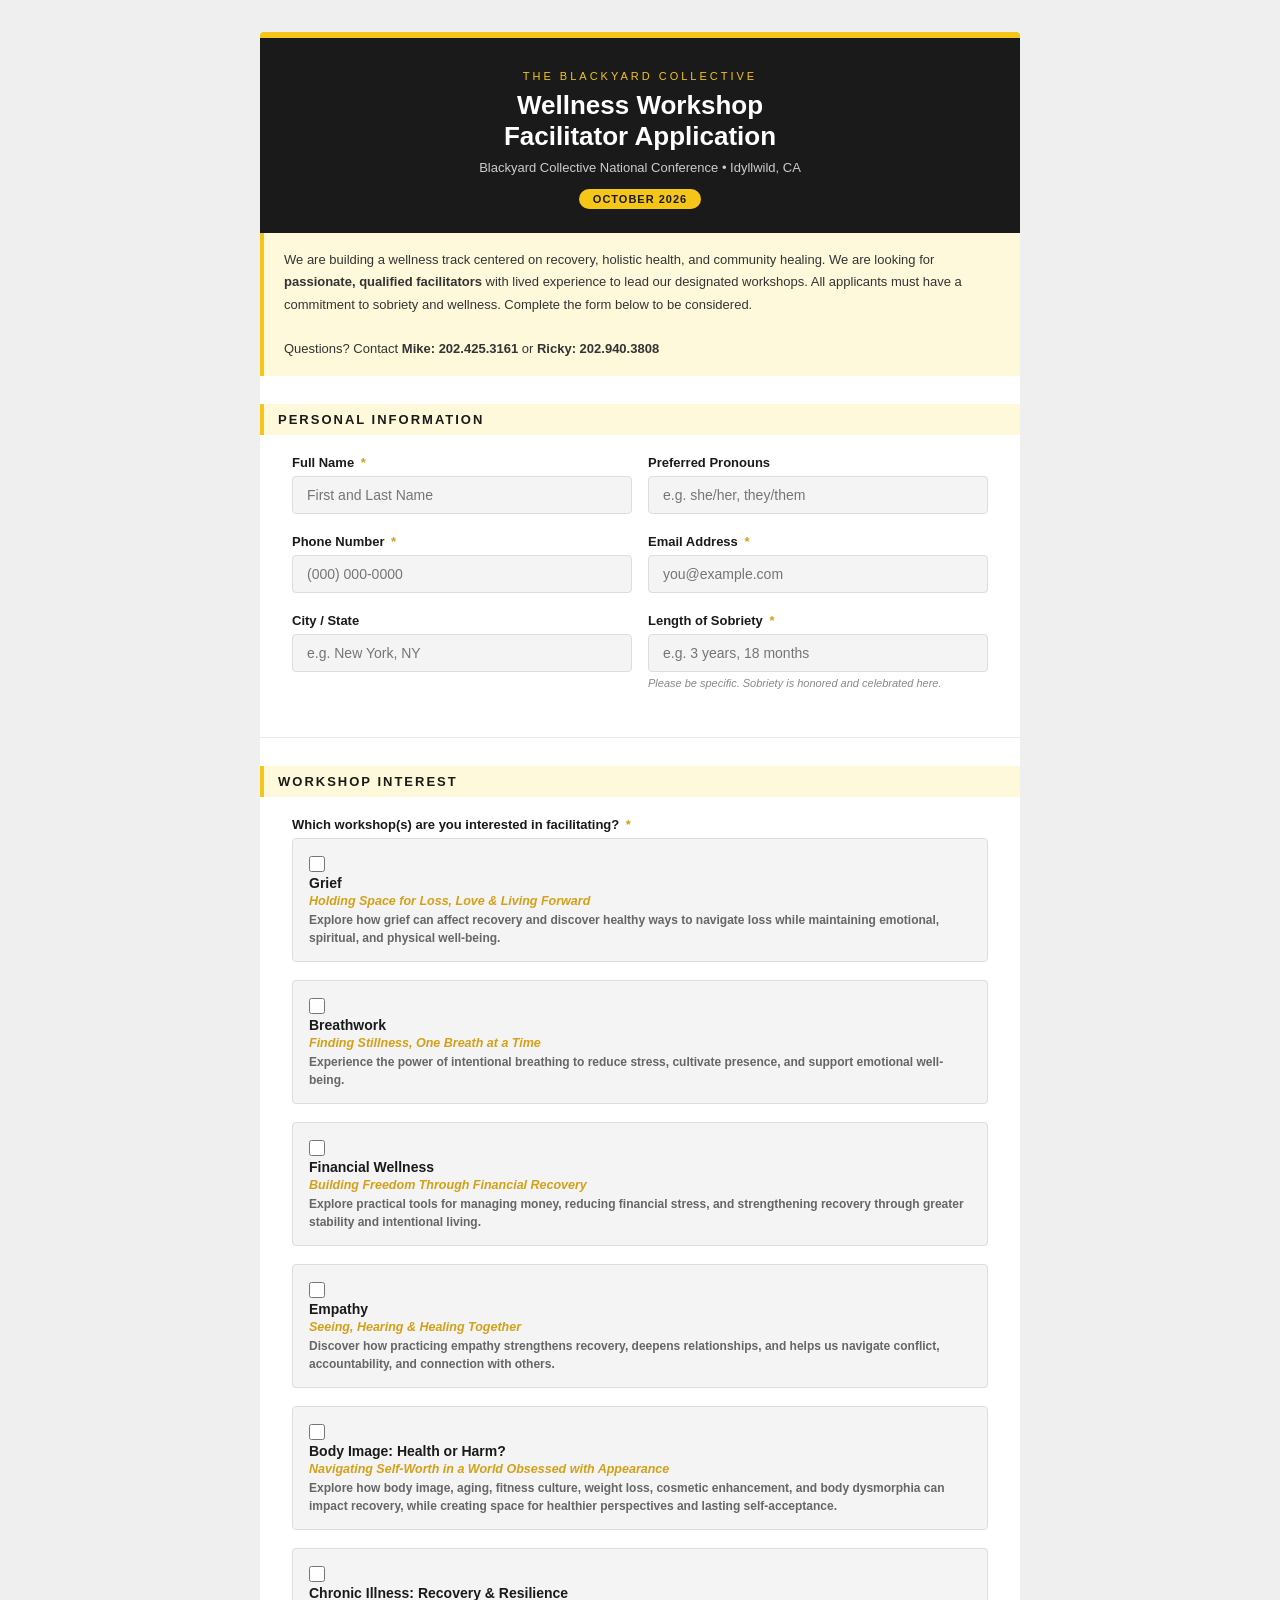
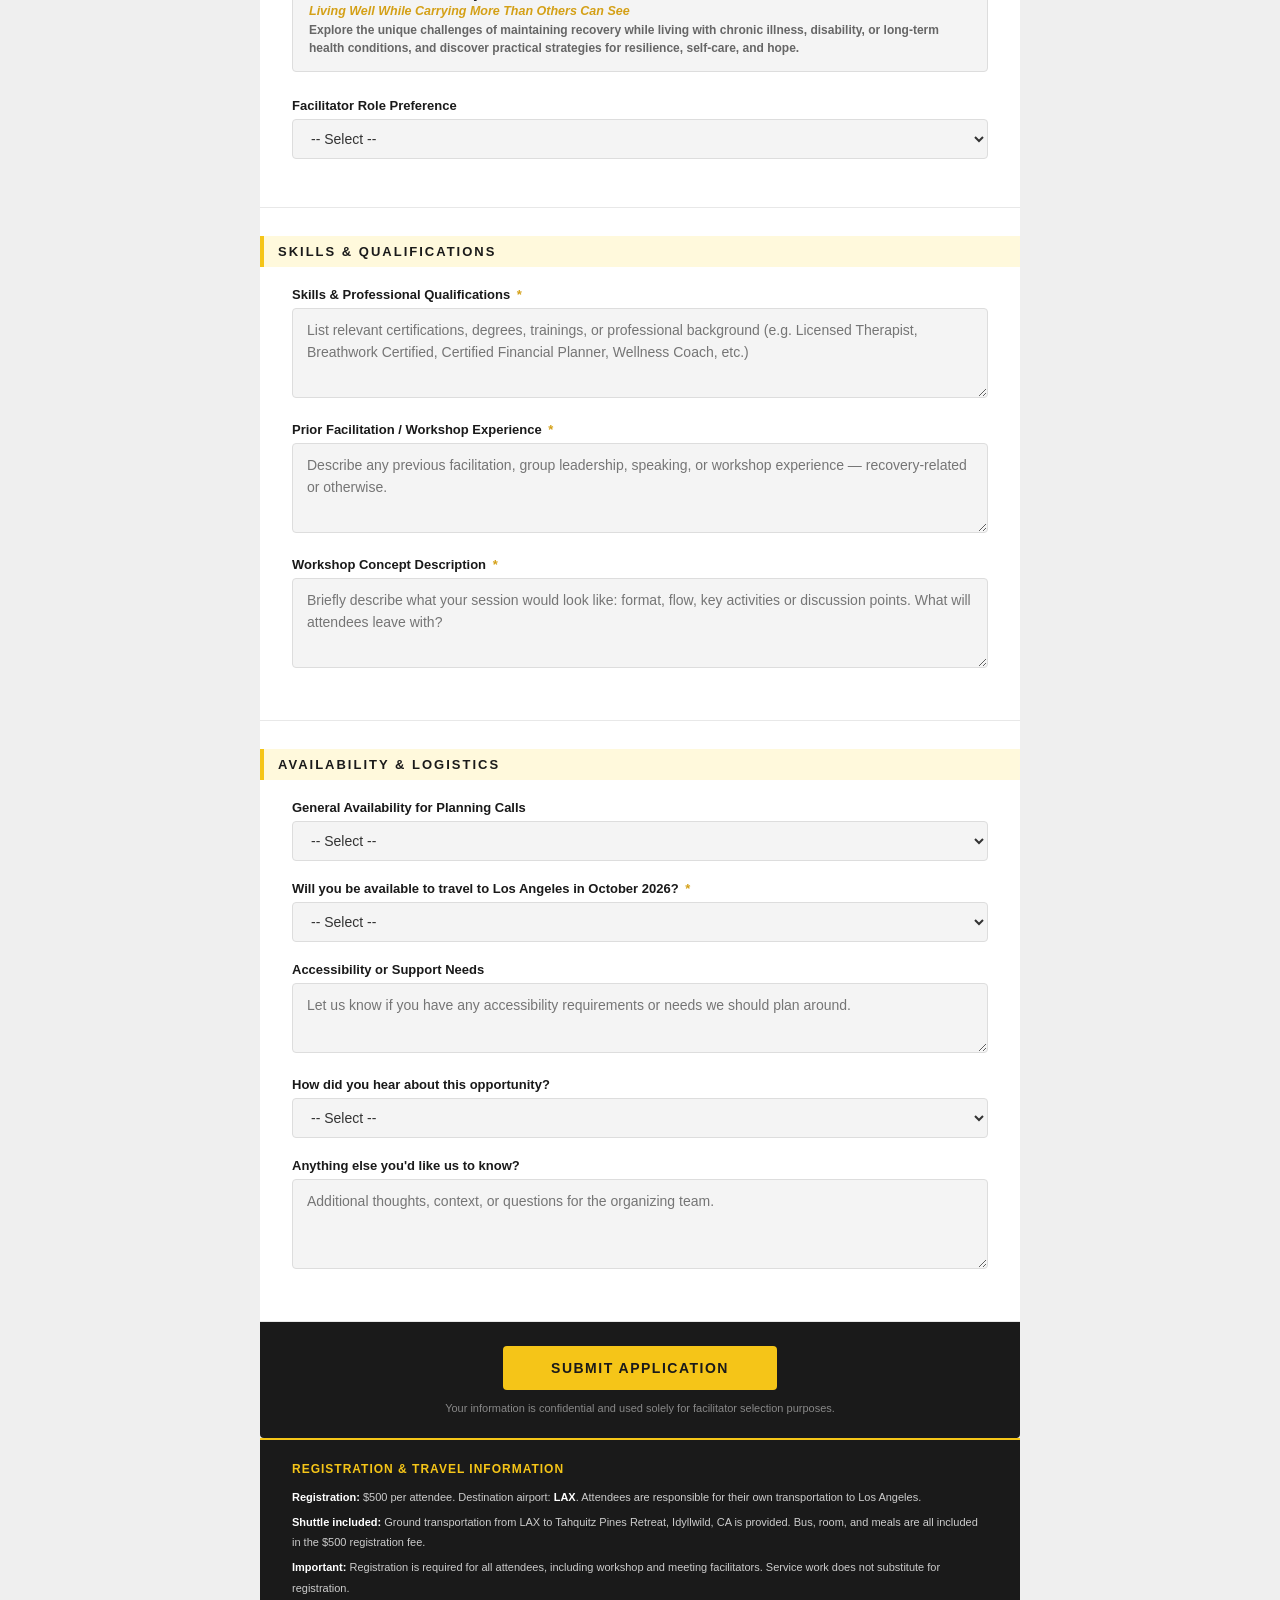
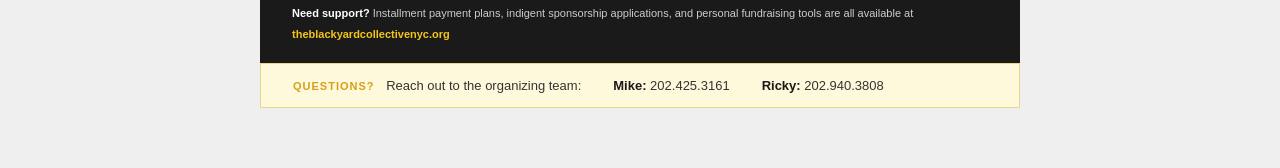
<file: index.html>
<!DOCTYPE html>
<html lang="en">
<head>
<meta charset="UTF-8">
<meta name="viewport" content="width=device-width, initial-scale=1.0">
<meta property="og:title" content="BYC Wellness Workshop Facilitator Application">
<meta property="og:type" content="website">
<meta name="twitter:title" content="BYC Wellness Workshop Facilitator Application">
<title>BYC — Wellness Workshop Facilitator Application</title>
<link rel="stylesheet" href="byc.css">
</head>
<body>
<div class="page-wrapper">

  <!-- Header -->
  <div class="header">
    <div class="org-name">The Blackyard Collective</div>
    <h1>Wellness Workshop<br>Facilitator Application</h1>
    <div class="subtitle">Blackyard Collective National Conference &bull; Idyllwild, CA</div>
    <div class="event-badge">October 2026</div>
  </div>

  <!-- Intro -->
  <div class="intro-banner">
    We are building a wellness track centered on recovery, holistic health, and community healing.
    We are looking for <strong>passionate, qualified facilitators</strong> with lived experience to lead our designated workshops.
    All applicants must have a commitment to sobriety and wellness. Complete the form below to be considered.
    <br><br>
    Questions? Contact <strong>Mike: 202.425.3161</strong> or <strong>Ricky: 202.940.3808</strong>
  </div>

  <!-- Success Message -->
  <div id="success-msg" style="display:none; background:#1A1A1A; color:#F5C518; text-align:center; padding:32px 24px; border-radius:4px; margin-bottom:16px; border-top:6px solid #F5C518;">
    <div style="font-size:28px; margin-bottom:10px;">&#10003;</div>
    <div style="font-size:18px; font-weight:900; margin-bottom:6px;">Application Submitted!</div>
    <div style="font-size:13px; color:#ccc;">Thank you for your interest. The BYC team will be in touch soon.<br>Questions? Contact Mike: 202.425.3161 or Ricky: 202.940.3808</div>
  </div>

  <form id="byc-form" action="https://formspree.io/f/mvzvayzn" method="POST">
    <input type="hidden" name="_subject" value="BYC Wellness Workshop Facilitator Application – New Submission">
    <input type="hidden" name="Form Type" value="Wellness Workshop Application">
    <textarea name="_autoresponse" style="display:none">Thank you for signing up and offering your time, energy, and willingness to be of service with Black Yard Collective. 💛

We've received your submission and your information has been safely saved.

As responses continue to come in, our team will review all interest forms and work thoughtfully to build a balanced and meaningful experience across workshops, meetings, and service opportunities. Once assignments and needs are finalized, someone from our team will reach back out to confirm availability, commitment, and next steps.

We truly appreciate your willingness to contribute and be part of creating something special with our community.

With gratitude,
The Black Yard Collective Team</textarea>

    <!-- PERSONAL INFORMATION -->
    <div class="form-card">
      <div class="section-title">Personal Information</div>

      <div class="field-row">
        <div class="field-group">
          <label>Full Name <span class="required">*</span></label>
          <input type="text" name="Full Name" placeholder="First and Last Name" required>
        </div>
        <div class="field-group">
          <label>Preferred Pronouns</label>
          <input type="text" name="Preferred Pronouns" placeholder="e.g. she/her, they/them">
        </div>
      </div>

      <div class="field-row">
        <div class="field-group">
          <label>Phone Number <span class="required">*</span></label>
          <input type="tel" name="Phone Number" placeholder="(000) 000-0000" required>
        </div>
        <div class="field-group">
          <label>Email Address <span class="required">*</span></label>
          <input type="email" name="_replyto" placeholder="you@example.com" required>
        </div>
      </div>

      <div class="field-row">
        <div class="field-group">
          <label>City / State</label>
          <input type="text" name="City / State" placeholder="e.g. New York, NY">
        </div>
        <div class="field-group">
          <label>Length of Sobriety <span class="required">*</span></label>
          <input type="text" name="Length of Sobriety" placeholder="e.g. 3 years, 18 months" required>
          <div class="field-note">Please be specific. Sobriety is honored and celebrated here.</div>
        </div>
      </div>
    </div>

    <!-- WORKSHOP INTEREST -->
    <div class="form-card">
      <div class="section-title">Workshop Interest</div>

      <div class="field-group">
        <label>Which workshop(s) are you interested in facilitating? <span class="required">*</span></label>
        <div class="checkbox-group workshop-group">
          <label class="checkbox-item workshop-option">
            <input type="checkbox" name="Workshop: Grief" value="Yes">
            <span class="workshop-copy">
              <span class="workshop-name">Grief</span>
              <span class="workshop-subtitle">Holding Space for Loss, Love &amp; Living Forward</span>
              <span class="workshop-desc">Explore how grief can affect recovery and discover healthy ways to navigate loss while maintaining emotional, spiritual, and physical well-being.</span>
            </span>
          </label>
          <label class="checkbox-item workshop-option">
            <input type="checkbox" name="Workshop: Breathwork" value="Yes">
            <span class="workshop-copy">
              <span class="workshop-name">Breathwork</span>
              <span class="workshop-subtitle">Finding Stillness, One Breath at a Time</span>
              <span class="workshop-desc">Experience the power of intentional breathing to reduce stress, cultivate presence, and support emotional well-being.</span>
            </span>
          </label>
          <label class="checkbox-item workshop-option">
            <input type="checkbox" name="Workshop: Financial Wellness" value="Yes">
            <span class="workshop-copy">
              <span class="workshop-name">Financial Wellness</span>
              <span class="workshop-subtitle">Building Freedom Through Financial Recovery</span>
              <span class="workshop-desc">Explore practical tools for managing money, reducing financial stress, and strengthening recovery through greater stability and intentional living.</span>
            </span>
          </label>
          <label class="checkbox-item workshop-option">
            <input type="checkbox" name="Workshop: Empathy" value="Yes">
            <span class="workshop-copy">
              <span class="workshop-name">Empathy</span>
              <span class="workshop-subtitle">Seeing, Hearing &amp; Healing Together</span>
              <span class="workshop-desc">Discover how practicing empathy strengthens recovery, deepens relationships, and helps us navigate conflict, accountability, and connection with others.</span>
            </span>
          </label>
          <label class="checkbox-item workshop-option">
            <input type="checkbox" name="Workshop: Body Image: Health or Harm?" value="Yes">
            <span class="workshop-copy">
              <span class="workshop-name">Body Image: Health or Harm?</span>
              <span class="workshop-subtitle">Navigating Self-Worth in a World Obsessed with Appearance</span>
              <span class="workshop-desc">Explore how body image, aging, fitness culture, weight loss, cosmetic enhancement, and body dysmorphia can impact recovery, while creating space for healthier perspectives and lasting self-acceptance.</span>
            </span>
          </label>
          <label class="checkbox-item workshop-option">
            <input type="checkbox" name="Workshop: Chronic Illness: Recovery & Resilience" value="Yes">
            <span class="workshop-copy">
              <span class="workshop-name">Chronic Illness: Recovery &amp; Resilience</span>
              <span class="workshop-subtitle">Living Well While Carrying More Than Others Can See</span>
              <span class="workshop-desc">Explore the unique challenges of maintaining recovery while living with chronic illness, disability, or long-term health conditions, and discover practical strategies for resilience, self-care, and hope.</span>
            </span>
          </label>
        </div>
      </div>

      <div class="field-group">
        <label>Facilitator Role Preference</label>
        <select name="Facilitator Role Preference">
          <option value="">-- Select --</option>
          <option>Lead Facilitator</option>
          <option>Co-Facilitator</option>
          <option>Open to Either</option>
        </select>
      </div>
    </div>

    <!-- SKILLS & QUALIFICATIONS -->
    <div class="form-card">
      <div class="section-title">Skills &amp; Qualifications</div>

      <div class="field-group">
        <label>Skills &amp; Professional Qualifications <span class="required">*</span></label>
        <textarea name="Skills & Qualifications" placeholder="List relevant certifications, degrees, trainings, or professional background (e.g. Licensed Therapist, Breathwork Certified, Certified Financial Planner, Wellness Coach, etc.)"></textarea>
      </div>

      <div class="field-group">
        <label>Prior Facilitation / Workshop Experience <span class="required">*</span></label>
        <textarea name="Prior Experience" placeholder="Describe any previous facilitation, group leadership, speaking, or workshop experience — recovery-related or otherwise."></textarea>
      </div>

      <div class="field-group">
        <label>Workshop Concept Description <span class="required">*</span></label>
        <textarea name="Workshop Concept" placeholder="Briefly describe what your session would look like: format, flow, key activities or discussion points. What will attendees leave with?"></textarea>
      </div>
    </div>

    <!-- AVAILABILITY & LOGISTICS -->
    <div class="form-card">
      <div class="section-title">Availability &amp; Logistics</div>

      <div class="field-group">
        <label>General Availability for Planning Calls</label>
        <select name="Planning Call Availability">
          <option value="">-- Select --</option>
          <option>Weekday mornings</option>
          <option>Weekday afternoons</option>
          <option>Weekday evenings</option>
          <option>Weekends</option>
          <option>Flexible / Multiple options</option>
        </select>
      </div>

      <div class="field-group">
        <label>Will you be available to travel to Los Angeles in October 2026? <span class="required">*</span></label>
        <select name="LA Travel Availability" required>
          <option value="">-- Select --</option>
          <option>Yes – confirmed</option>
          <option>Yes – pending confirmation</option>
          <option>Need support (travel assistance)</option>
          <option>Unsure at this time</option>
        </select>
      </div>

      <div class="field-group">
        <label>Accessibility or Support Needs</label>
        <textarea name="Accessibility Needs" placeholder="Let us know if you have any accessibility requirements or needs we should plan around." style="min-height:70px"></textarea>
      </div>

      <div class="field-group">
        <label>How did you hear about this opportunity?</label>
        <select name="How Did You Hear">
          <option value="">-- Select --</option>
          <option>NYCMA Network</option>
          <option>Ike &amp; Tina Group</option>
          <option>BYC Social Media</option>
          <option>Direct Outreach (Mike or Ricky)</option>
          <option>Friend / Colleague</option>
          <option>Other Recovery Community</option>
          <option>Other</option>
        </select>
      </div>

      <div class="field-group">
        <label>Anything else you'd like us to know?</label>
        <textarea name="Additional Notes" placeholder="Additional thoughts, context, or questions for the organizing team."></textarea>
      </div>
    </div>

    <!-- Submit -->
    <div class="submit-section">
      <button type="submit" class="submit-btn" id="submit-btn">Submit Application</button>
      <div class="submit-note">Your information is confidential and used solely for facilitator selection purposes.</div>
      <div id="error-msg" style="display:none; color:#ffcccc; margin-top:10px; font-size:13px;">Something went wrong. Please try again or contact Mike: 202.425.3161</div>
    </div>

  </form>

  <script>
    const form       = document.getElementById('byc-form');
    const btn        = document.getElementById('submit-btn');
    const successMsg = document.getElementById('success-msg');
    const errorMsg   = document.getElementById('error-msg');

    form.addEventListener('submit', async function (e) {
      e.preventDefault();
      btn.textContent  = 'Sending...';
      btn.disabled     = true;
      errorMsg.style.display = 'none';
      try {
        const res = await fetch(form.action, {
          method: 'POST',
          body: new FormData(form),
          headers: { 'Accept': 'application/json' }
        });
        if (res.ok) {
          form.style.display    = 'none';
          successMsg.style.display = 'block';
          window.scrollTo({ top: 0, behavior: 'smooth' });
        } else { throw new Error(); }
      } catch {
        btn.textContent = 'Submit Application';
        btn.disabled    = false;
        errorMsg.style.display = 'block';
      }
    });
  </script>

  <!-- Registration Footnote -->
  <div style="background:#1A1A1A;padding:18px 32px;font-size:11px;color:#999999;line-height:1.9;border-top:2px solid #F5C518;">
    <p style="margin:0 0 6px;font-size:12px;font-weight:700;color:#F5C518;letter-spacing:1px;text-transform:uppercase;">Registration &amp; Travel Information</p>
    <p style="margin:0 0 4px;color:#cccccc;"><strong style="color:#ffffff;">Registration:</strong> $500 per attendee. Destination airport: <strong style="color:#ffffff;">LAX</strong>. Attendees are responsible for their own transportation to Los Angeles.</p>
    <p style="margin:0 0 4px;color:#cccccc;"><strong style="color:#ffffff;">Shuttle included:</strong> Ground transportation from LAX to Tahquitz Pines Retreat, Idyllwild, CA is provided. Bus, room, and meals are all included in the $500 registration fee.</p>
    <p style="margin:0 0 4px;color:#cccccc;"><strong style="color:#ffffff;">Important:</strong> Registration is required for all attendees, including workshop and meeting facilitators. Service work does not substitute for registration.</p>
    <p style="margin:0;color:#cccccc;"><strong style="color:#ffffff;">Need support?</strong> Installment payment plans, indigent sponsorship applications, and personal fundraising tools are all available at <strong style="color:#F5C518;">theblackyardcollectivenyc.org</strong></p>
  </div>

  <!-- Contacts Footer -->
  <div class="contacts-bar">
    <div><span class="label">Questions?</span> Reach out to the organizing team:</div>
    <div><strong>Mike:</strong> 202.425.3161</div>
    <div><strong>Ricky:</strong> 202.940.3808</div>
  </div>

</div>
</body>
</html>
</file>
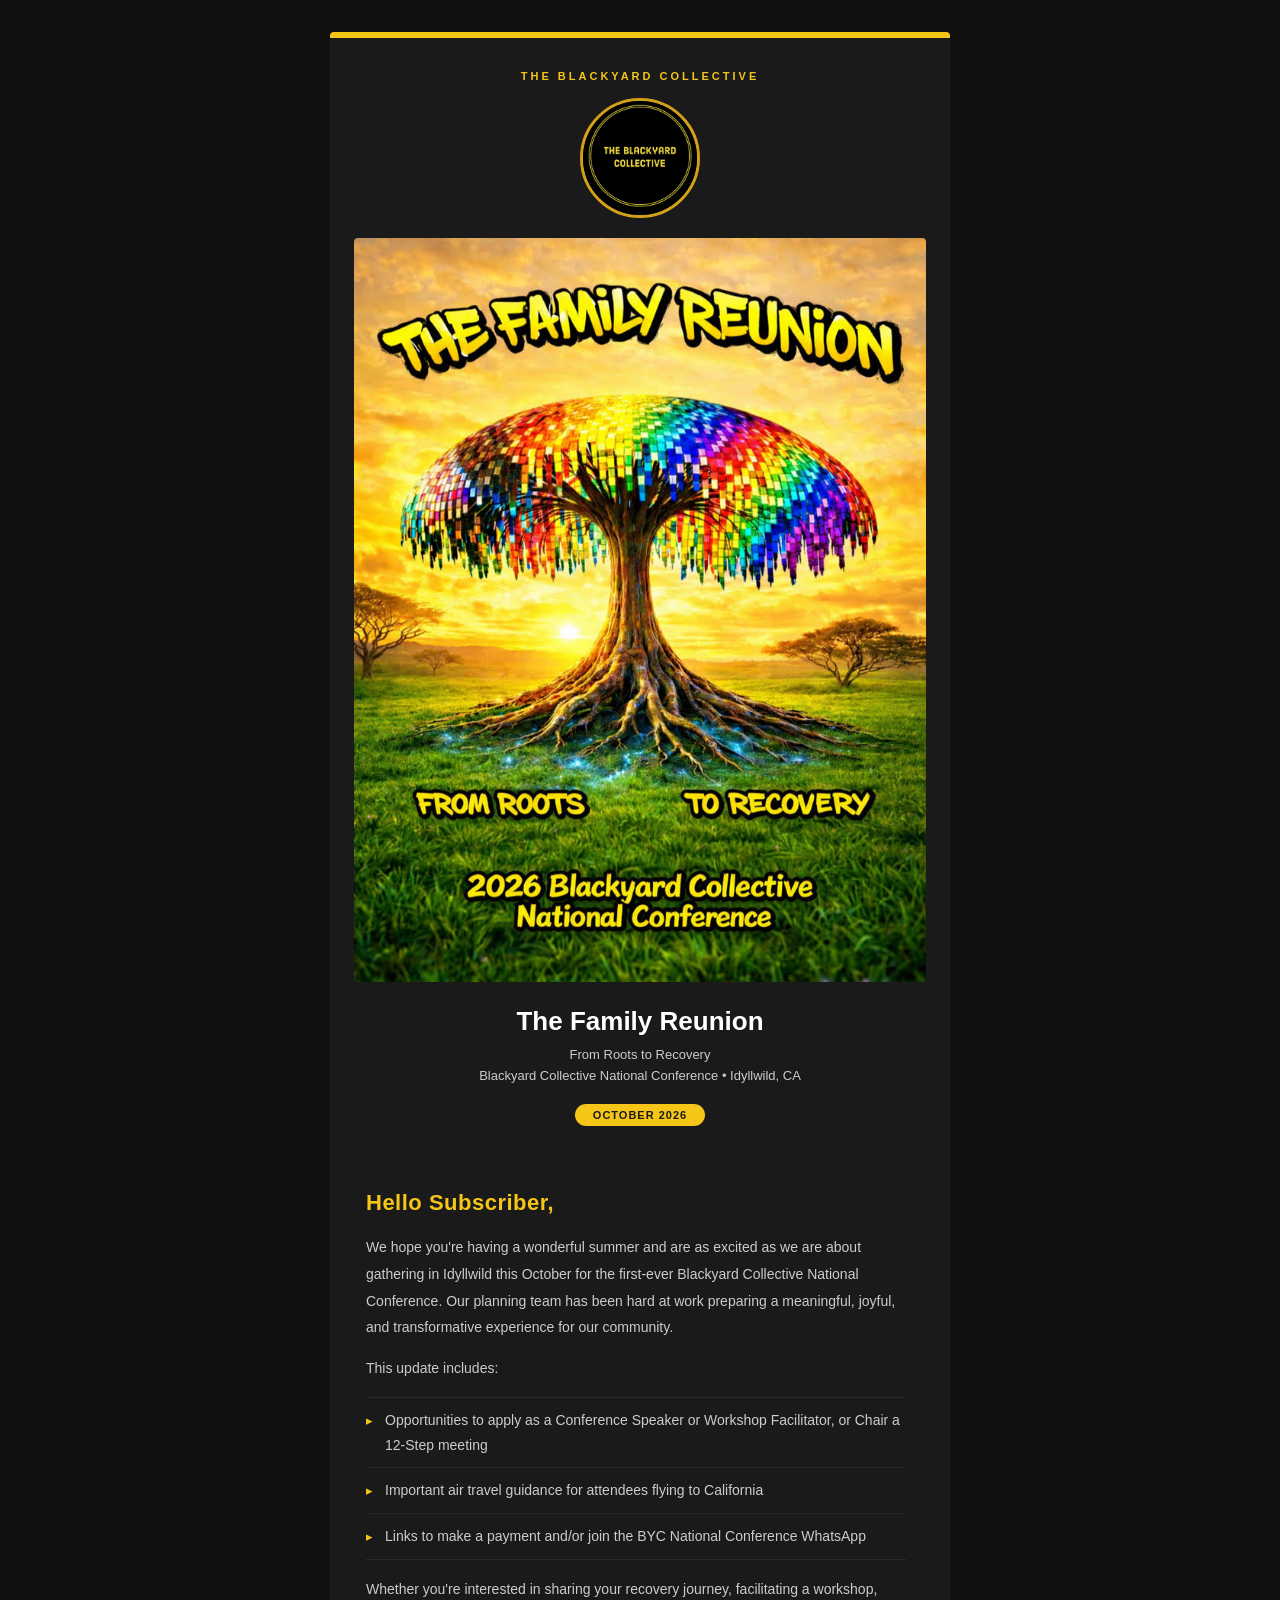
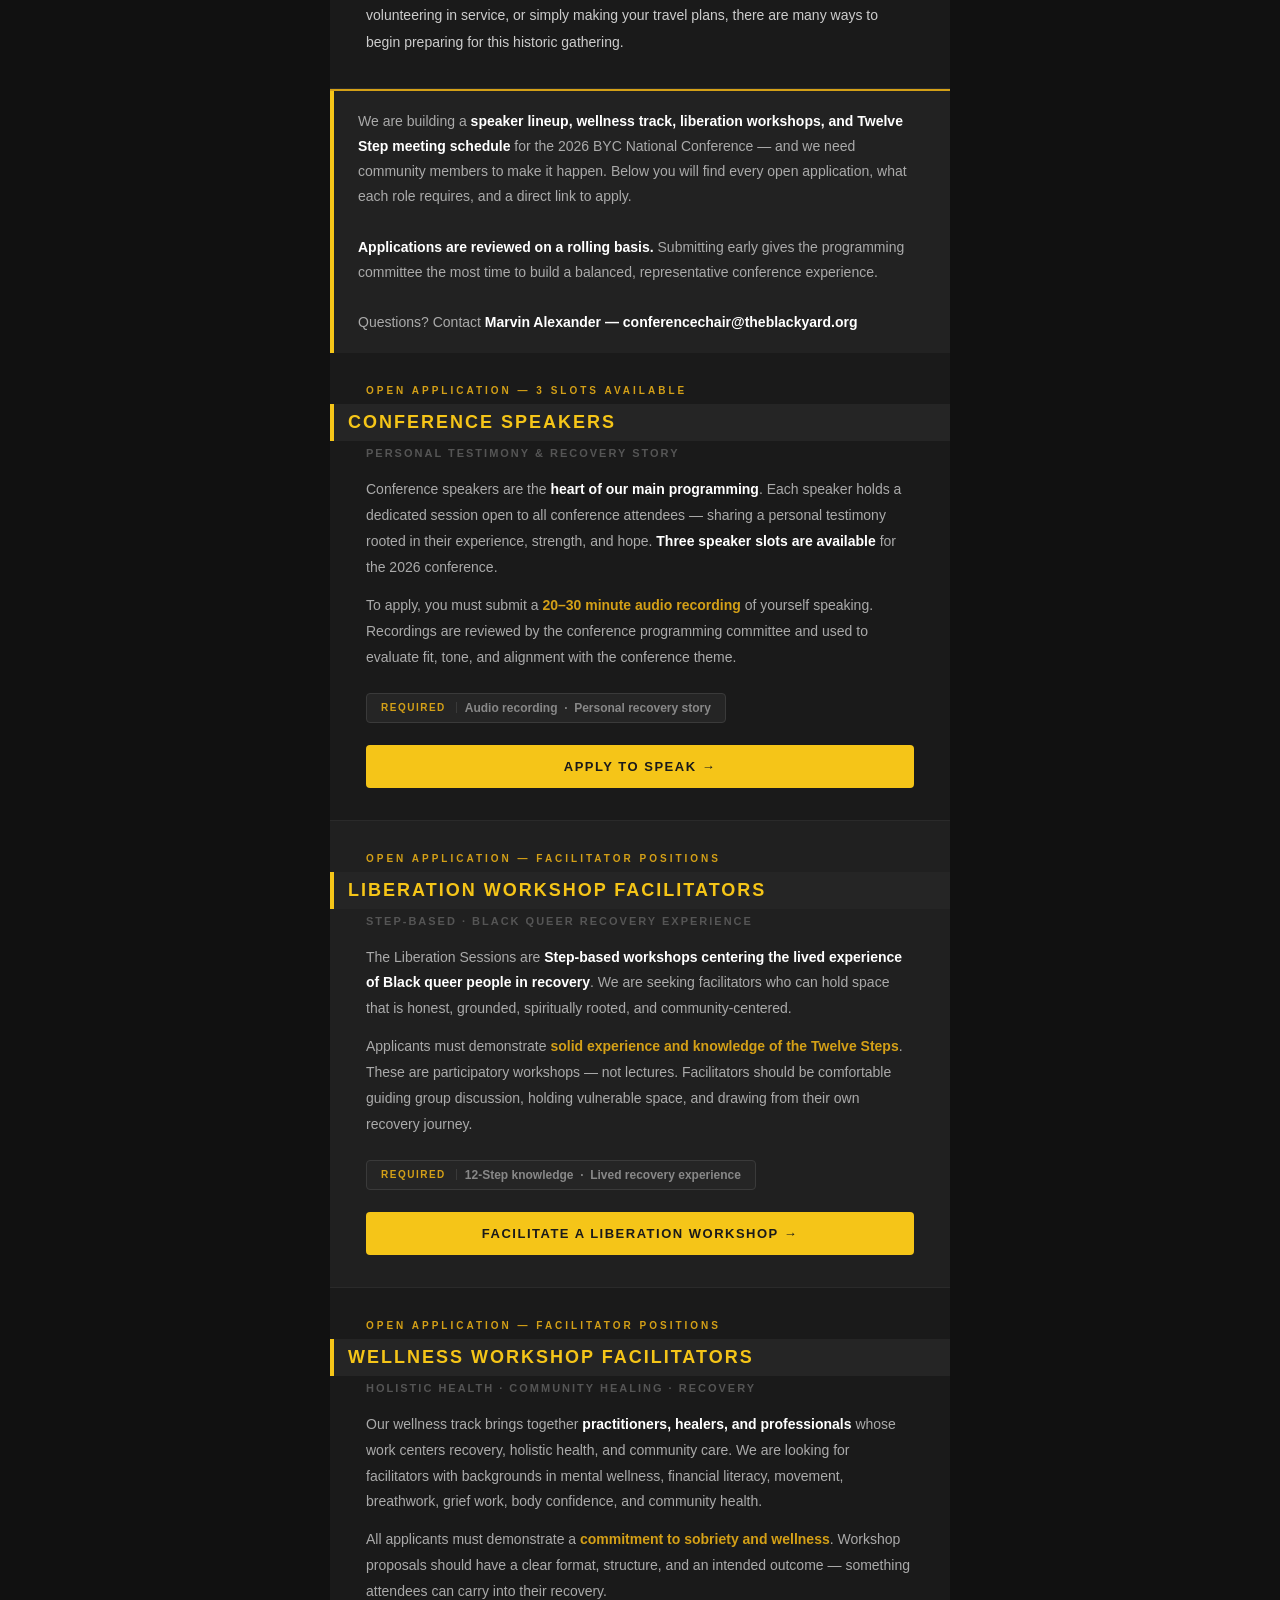
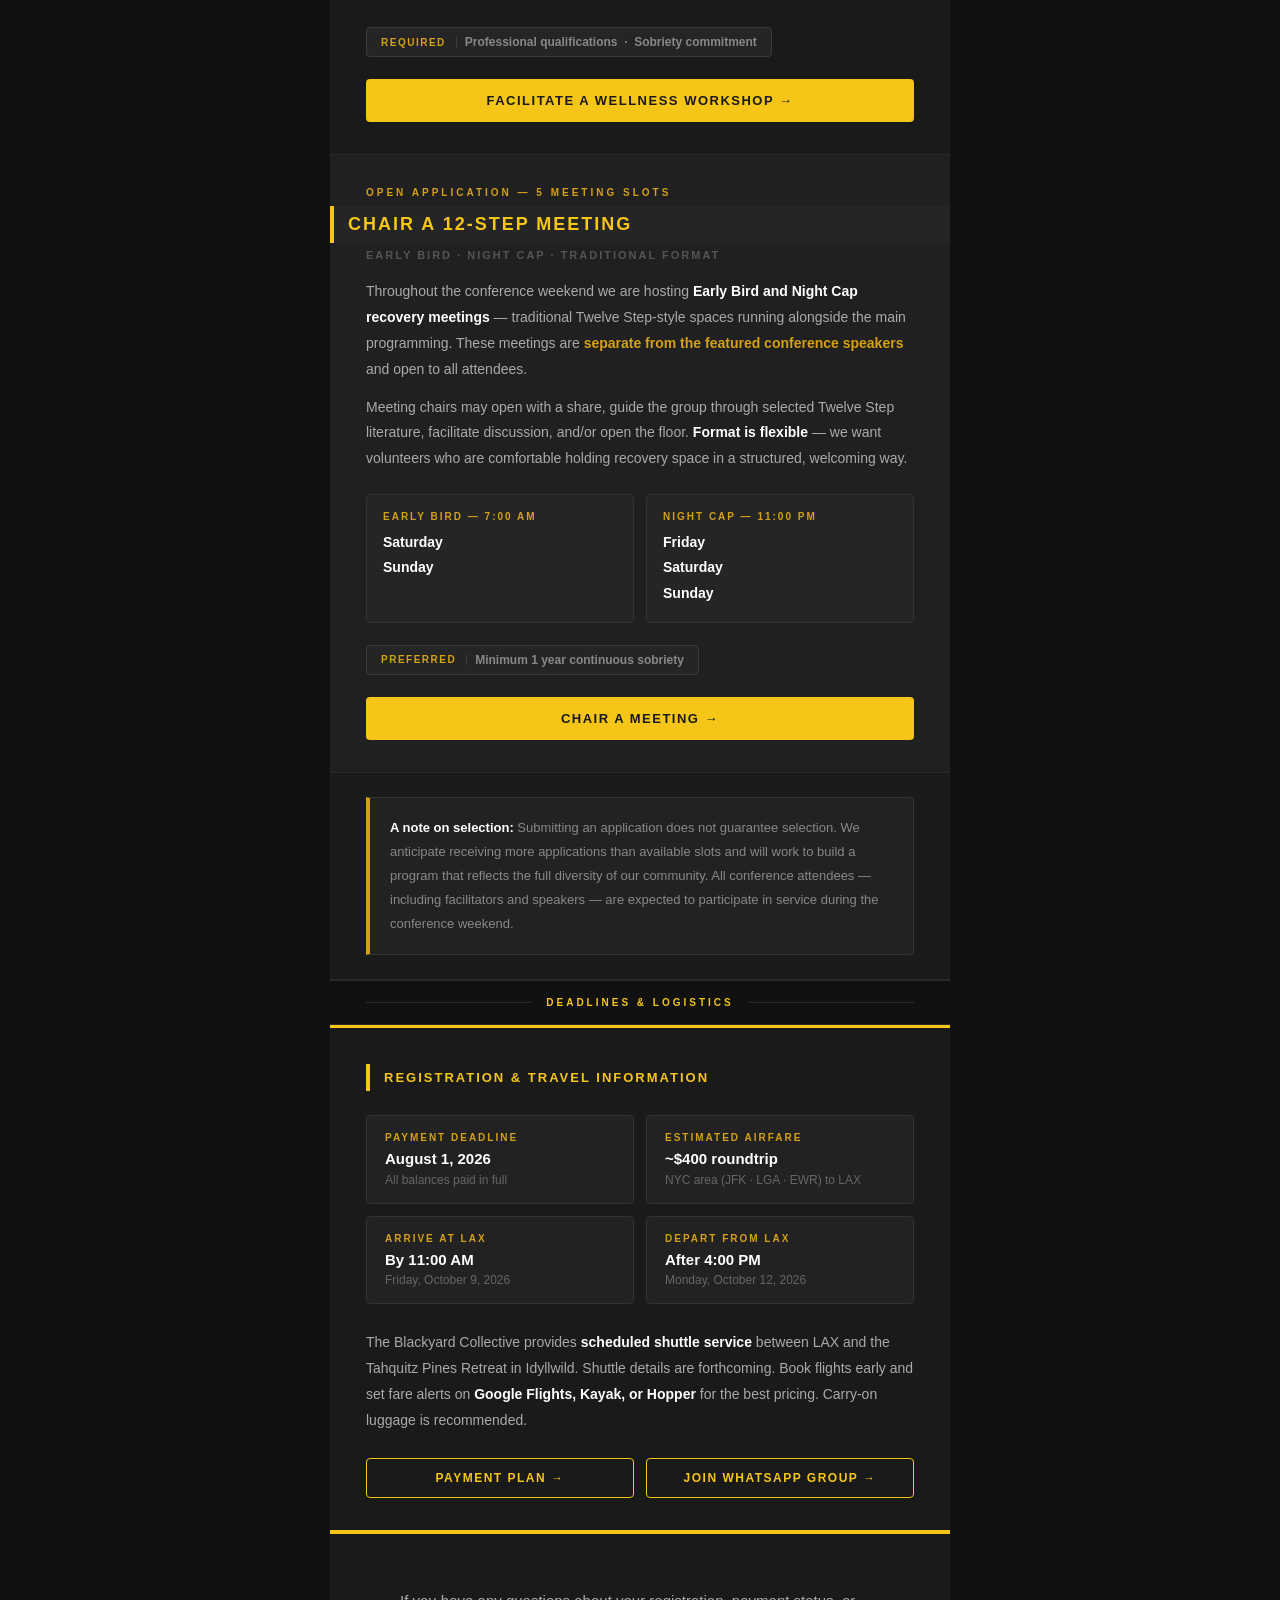
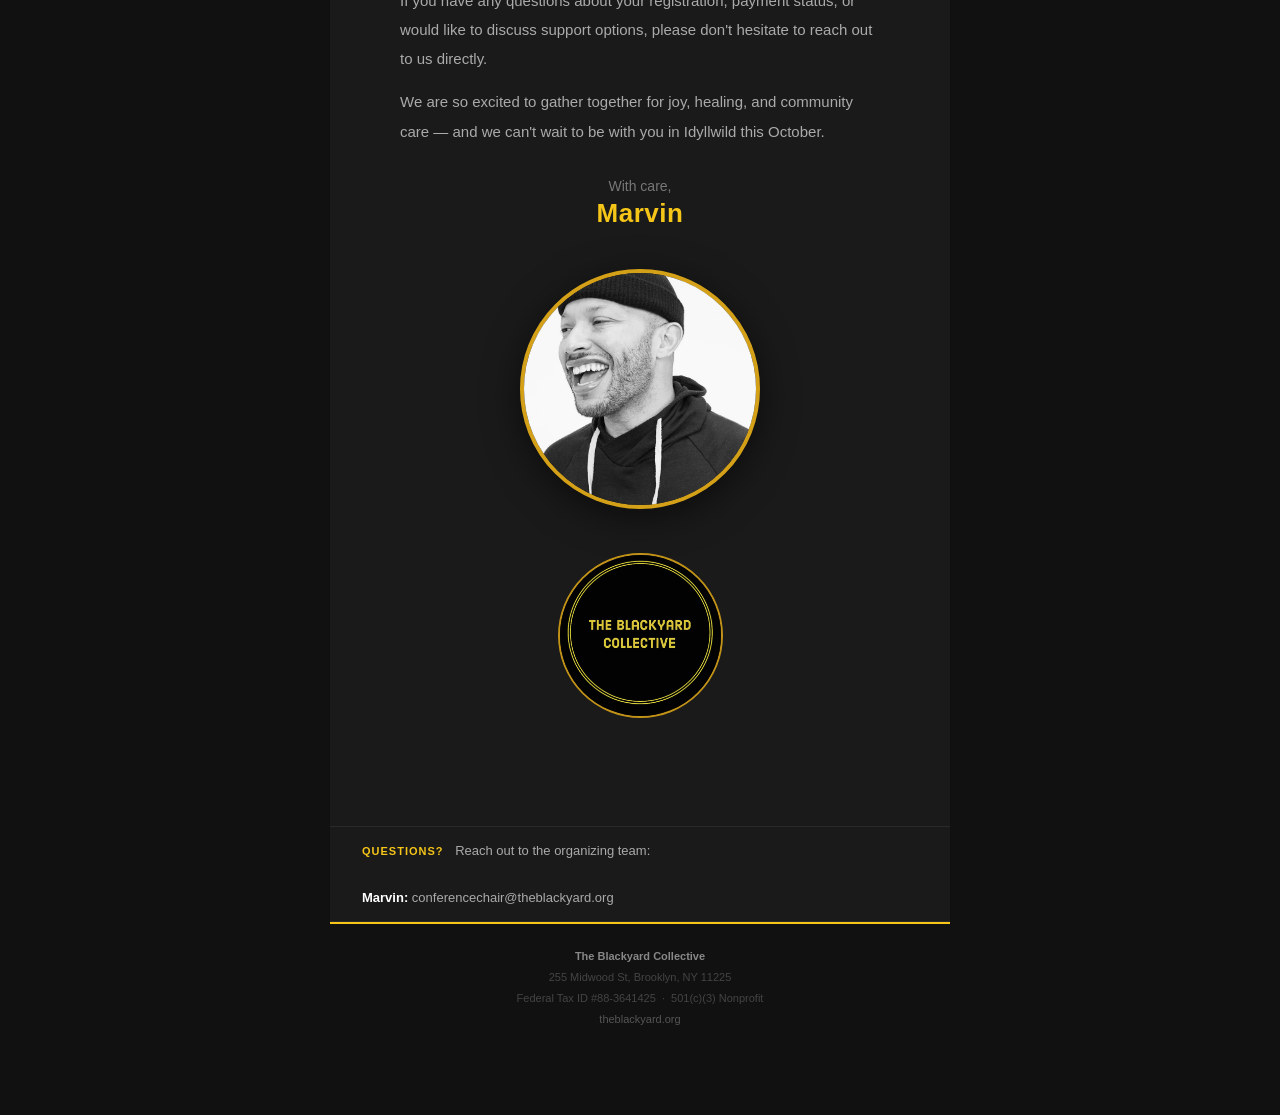
<file: newsletter/index.html>
<!DOCTYPE html>
<html lang="en">
<head>
<meta charset="UTF-8">
<meta name="viewport" content="width=device-width, initial-scale=1.0">
<title>Apply to Serve — BYC National Conference 2026</title>
<meta name="description" content="Apply to be a Speaker, Workshop Facilitator, or Meeting Chair at the 2026 Blackyard Collective National Conference in Idyllwild, CA.">
<style>
  *, *::before, *::after {
    box-sizing: border-box;
    margin: 0;
    padding: 0;
    font-family: 'Arial', 'Helvetica Neue', Arial, sans-serif;
  }

  body {
    font-family: 'Arial', 'Helvetica Neue', Arial, sans-serif;
    background: #111111;
    color: #CCCCCC;
    padding: 32px 16px 64px;
    -webkit-font-smoothing: antialiased;
  }

  .email-wrapper {
    max-width: 620px;
    margin: 0 auto;
  }

  /* ── HERO ───────────────────────────────────────────────────────────────── */
  .hero {
    background: #1A1A1A;
    color: #FFFFFF;
    text-align: center;
    padding: 32px 24px 28px;
    border-top: 6px solid #F5C518;
    border-radius: 4px 4px 0 0;
  }

  .hero .org-name {
    font-size: 11px;
    letter-spacing: 3px;
    text-transform: uppercase;
    color: #F5C518;
    margin-bottom: 16px;
    font-weight: 700;
  }

  .hero .bubble-logo {
    width: 120px;
    height: 120px;
    border-radius: 50%;
    display: block;
    margin: 0 auto 20px;
    object-fit: cover;
    border: 3px solid #D4A017;
  }

  .hero .hero-img {
    width: 100%;
    display: block;
    border-radius: 4px;
    margin-bottom: 24px;
  }

  .hero h1 {
    font-size: 26px;
    font-weight: 900;
    color: #FFFFFF;
    line-height: 1.2;
    margin-bottom: 8px;
  }

  .hero .subtitle {
    font-size: 13px;
    color: #CCCCCC;
    margin-bottom: 18px;
    line-height: 1.6;
  }

  .hero .event-badge {
    display: inline-block;
    background: #F5C518;
    color: #1A1A1A;
    font-size: 11px;
    font-weight: 700;
    letter-spacing: 1px;
    padding: 5px 18px;
    border-radius: 100px;
    text-transform: uppercase;
  }

  /* ── Gold rule ──────────────────────────────────────────────────────────── */
  .gold-rule {
    border: none;
    border-top: 2px solid #D4A017;
    margin: 0;
  }

  /* ── Editorial welcome letter ───────────────────────────────────────────── */
  .welcome-letter {
    background: #1A1A1A;
    padding: 36px 36px 32px;
    border-bottom: 1px solid #2A2A2A;
  }

  .welcome-greeting {
    font-size: 22px;
    font-weight: 900;
    color: #F5C518;
    margin-bottom: 18px;
    letter-spacing: 0.5px;
  }

  .welcome-body {
    font-size: 14px;
    line-height: 1.9;
    color: #CCCCCC;
    max-width: 540px;
  }

  .welcome-body p + p { margin-top: 14px; }

  .welcome-bullets {
    list-style: none;
    padding: 0;
    margin: 16px 0;
    border-top: 1px solid #2A2A2A;
    border-bottom: 1px solid #2A2A2A;
  }

  .welcome-bullets li {
    display: flex;
    align-items: flex-start;
    gap: 12px;
    font-size: 14px;
    line-height: 1.75;
    color: #CCCCCC;
    padding: 10px 0;
    border-bottom: 1px solid #252525;
  }

  .welcome-bullets li:last-child { border-bottom: none; }

  .welcome-bullets li::before {
    content: "▸";
    color: #F5C518;
    font-size: 13px;
    flex-shrink: 0;
    margin-top: 2px;
  }

  /* ── Intro banner ───────────────────────────────────────────────────────── */
  .intro-banner {
    background: #222222;
    border-left: 4px solid #F5C518;
    padding: 18px 24px;
    font-size: 14px;
    line-height: 1.8;
    color: #AAAAAA;
  }

  .intro-banner strong { color: #FFFFFF; }

  /* ── Section cards ──────────────────────────────────────────────────────── */
  .section-card {
    background: #1A1A1A;
    padding: 32px 36px;
    border-bottom: 1px solid #2A2A2A;
  }

  .section-card.alt {
    background: #202020;
  }

  /* Section title */
  .section-label {
    font-size: 10px;
    font-weight: 800;
    letter-spacing: 3px;
    text-transform: uppercase;
    color: #D4A017;
    margin-bottom: 8px;
  }

  .section-title {
    font-size: 18px;
    font-weight: 800;
    letter-spacing: 2px;
    text-transform: uppercase;
    color: #F5C518;
    background: #252525;
    border-left: 4px solid #F5C518;
    padding: 8px 14px;
    margin: 0 -36px 6px;
  }

  .section-sub {
    font-size: 11px;
    font-weight: 700;
    letter-spacing: 2px;
    text-transform: uppercase;
    color: #555555;
    margin-bottom: 18px;
  }

  /* ── Body text ──────────────────────────────────────────────────────────── */
  .section-body {
    font-size: 14px;
    line-height: 1.85;
    color: #AAAAAA;
    margin-bottom: 22px;
  }

  .section-body p + p { margin-top: 12px; }

  .section-body strong { color: #FFFFFF; font-weight: 700; }

  .section-body em {
    color: #D4A017;
    font-style: normal;
    font-weight: 700;
  }

  /* ── Requirement pill ───────────────────────────────────────────────────── */
  .req-pill {
    display: inline-flex;
    align-items: center;
    gap: 8px;
    background: #252525;
    border: 1.5px solid #3A3A3A;
    color: #888888;
    font-size: 12px;
    font-weight: 600;
    padding: 7px 14px;
    border-radius: 4px;
    margin-bottom: 22px;
  }

  .req-pill .req-label {
    color: #D4A017;
    font-size: 10px;
    font-weight: 800;
    text-transform: uppercase;
    letter-spacing: 1.5px;
    border-right: 1px solid #3A3A3A;
    padding-right: 10px;
  }

  /* ── CTA buttons ────────────────────────────────────────────────────────── */
  .cta-primary {
    display: block;
    background: #F5C518;
    color: #1A1A1A;
    font-family: 'Arial', sans-serif;
    font-size: 13px;
    font-weight: 900;
    letter-spacing: 1.5px;
    text-transform: uppercase;
    text-decoration: none;
    text-align: center;
    padding: 14px 32px;
    border-radius: 4px;
    transition: opacity 0.2s;
  }

  .cta-primary:hover { opacity: 0.85; }

  .cta-outline {
    display: inline-block;
    background: transparent;
    color: #F5C518;
    border: 1.5px solid #F5C518;
    font-family: 'Arial', sans-serif;
    font-size: 12px;
    font-weight: 800;
    letter-spacing: 1.5px;
    text-transform: uppercase;
    text-decoration: none;
    text-align: center;
    padding: 12px 22px;
    border-radius: 4px;
    transition: background 0.15s;
  }

  .cta-outline:hover { background: rgba(245,197,24,0.1); }

  /* ── Meeting slot grid ──────────────────────────────────────────────────── */
  .slot-grid {
    display: grid;
    grid-template-columns: 1fr 1fr;
    gap: 12px;
    margin-bottom: 22px;
  }

  .slot-card {
    background: #252525;
    border: 1.5px solid #333333;
    border-radius: 4px;
    padding: 16px;
  }

  .slot-card .slot-time {
    font-size: 10px;
    font-weight: 800;
    letter-spacing: 2px;
    text-transform: uppercase;
    color: #D4A017;
    margin-bottom: 8px;
  }

  .slot-card .slot-days {
    font-size: 14px;
    font-weight: 600;
    color: #FFFFFF;
    line-height: 1.8;
  }

  /* ── Divider band ───────────────────────────────────────────────────────── */
  .divider-band {
    background: #111111;
    padding: 16px 36px;
    display: flex;
    align-items: center;
    gap: 14px;
    border-top: 1px solid #2A2A2A;
    border-bottom: 1px solid #2A2A2A;
  }

  .divider-band .band-line {
    flex: 1;
    height: 1px;
    background: #2A2A2A;
  }

  .divider-band .band-text {
    font-size: 10px;
    font-weight: 800;
    letter-spacing: 3px;
    text-transform: uppercase;
    color: #F5C518;
    white-space: nowrap;
  }

  /* ── Notice box ─────────────────────────────────────────────────────────── */
  .notice-box {
    background: #222222;
    border: 1px solid #333333;
    border-left: 4px solid #D4A017;
    padding: 18px 20px;
    border-radius: 0 4px 4px 0;
  }

  .notice-box p {
    font-size: 13px;
    line-height: 1.85;
    color: #888888;
  }

  .notice-box strong { color: #FFFFFF; }

  /* ── Logistics ──────────────────────────────────────────────────────────── */
  .logistics {
    background: #1A1A1A;
    padding: 36px 36px 32px;
    border-top: 3px solid #F5C518;
  }

  .logistics .logistics-heading {
    font-size: 13px;
    font-weight: 800;
    letter-spacing: 2px;
    text-transform: uppercase;
    color: #F5C518;
    background: transparent;
    border-left: 4px solid #F5C518;
    padding: 6px 14px;
    margin: 0 0 24px;
    display: block;
  }

  .logistics-grid {
    display: grid;
    grid-template-columns: 1fr 1fr;
    gap: 12px;
    margin-bottom: 26px;
  }

  .logistics-item {
    padding: 16px 18px;
    background: #222222;
    border-radius: 4px;
    border: 1px solid #333333;
  }

  .logistics-item .log-label {
    font-size: 10px;
    font-weight: 800;
    letter-spacing: 2px;
    text-transform: uppercase;
    color: #D4A017;
    margin-bottom: 6px;
  }

  .logistics-item .log-value {
    font-size: 15px;
    font-weight: 900;
    color: #FFFFFF;
    line-height: 1.3;
  }

  .logistics-item .log-note {
    font-size: 12px;
    color: #666666;
    margin-top: 4px;
  }

  .logistics .logistics-body {
    font-size: 14px;
    line-height: 1.85;
    color: #AAAAAA;
    margin-bottom: 24px;
  }

  .logistics .logistics-body strong { color: #FFFFFF; }

  .cta-row {
    display: flex;
    gap: 12px;
    flex-wrap: wrap;
  }

  .cta-row .cta-outline-light {
    flex: 1;
    min-width: 140px;
    text-align: center;
    display: inline-block;
    background: transparent;
    color: #F5C518;
    border: 1.5px solid #F5C518;
    font-family: 'Arial', sans-serif;
    font-size: 12px;
    font-weight: 800;
    letter-spacing: 1.5px;
    text-transform: uppercase;
    text-decoration: none;
    padding: 12px 22px;
    border-radius: 4px;
    transition: background 0.15s;
  }

  .cta-row .cta-outline-light:hover {
    background: rgba(245,197,24,0.1);
  }

  /* ── Marvin personal closing ─────────────────────────────────────────────── */
  .marvin-closing {
    background: #1A1A1A;
    padding: 52px 36px 48px;
    border-top: 4px solid #F5C518;
    text-align: center;
  }

  .marvin-body {
    font-size: 15px;
    line-height: 1.95;
    color: #AAAAAA;
    max-width: 480px;
    margin: 0 auto 32px;
    text-align: left;
  }

  .marvin-body p + p { margin-top: 14px; }

  .marvin-valediction {
    font-size: 14px;
    color: #777777;
    margin-bottom: 4px;
    text-align: center;
  }

  .marvin-name {
    font-size: 26px;
    font-weight: 900;
    color: #F5C518;
    letter-spacing: 0.5px;
    text-align: center;
    margin-bottom: 40px;
  }

  .marvin-headshot {
    width: 240px;
    height: 240px;
    border-radius: 50%;
    object-fit: cover;
    object-position: top center;
    display: block;
    margin: 0 auto 44px;
    border: 4px solid #D4A017;
    box-shadow: 0 8px 36px rgba(0,0,0,0.55);
  }

  .closing-seal {
    display: block;
    width: 165px;
    height: 165px;
    border-radius: 50%;
    object-fit: cover;
    margin: 0 auto 60px;
    border: 2px solid #D4A017;
    opacity: 0.90;
  }

  /* ── Contacts bar ───────────────────────────────────────────────────────── */
  .contacts-bar {
    background: #1A1A1A;
    border-top: 1px solid #2A2A2A;
    border-bottom: 1px solid #2A2A2A;
    padding: 16px 32px;
    display: flex;
    align-items: center;
    gap: 32px;
    flex-wrap: wrap;
    font-size: 13px;
    color: #AAAAAA;
  }

  .contacts-bar strong { color: #FFFFFF; }

  .contacts-bar .label {
    font-size: 11px;
    text-transform: uppercase;
    letter-spacing: 1px;
    color: #F5C518;
    font-weight: 700;
    margin-right: 8px;
  }

  /* ── Footer ─────────────────────────────────────────────────────────────── */
  .footer {
    background: #111111;
    padding: 22px 36px;
    text-align: center;
    border-top: 2px solid #F5C518;
    border-radius: 0 0 4px 4px;
  }

  .footer p {
    font-size: 11px;
    color: #444444;
    line-height: 1.9;
  }

  .footer a { color: #555555; text-decoration: none; }

  /* ── Responsive ─────────────────────────────────────────────────────────── */
  @media (max-width: 600px) {
    .hero            { padding: 24px 18px 22px; }
    .hero h1         { font-size: 22px; }
    .intro-banner    { padding: 16px 18px; }
    .section-card    { padding: 24px 20px; }
    .section-title   { margin: 0 -20px 6px; font-size: 16px; }
    .slot-grid       { grid-template-columns: 1fr; }
    .logistics       { padding: 26px 20px; }
    .logistics-grid  { grid-template-columns: 1fr; }
    .cta-row         { flex-direction: column; }
    .footer          { padding: 18px 20px; }
    .divider-band    { padding: 14px 20px; }
    .contacts-bar    { padding: 14px 20px; gap: 16px; }
    .welcome-letter  { padding: 26px 20px 24px; }
    .marvin-closing  { padding: 36px 20px 32px; }
    .marvin-body     { font-size: 14px; }
    .marvin-headshot { width: 190px; height: 190px; }
    .closing-seal    { width: 135px; height: 135px; margin-bottom: 44px; }
  }
</style>
</head>
<body>
<div class="email-wrapper">

  <!-- ── HERO — BYC form header pattern ───────────────────────────────────── -->
  <div class="hero">
    <div class="org-name">The Blackyard Collective</div>
    <img class="bubble-logo" src="byc_bubble.jpg" alt="The Blackyard Collective">
    <img class="hero-img" src="byc_tree.jpg" alt="The Family Reunion — From Roots to Recovery · 2026 Blackyard Collective National Conference">
    <h1>The Family Reunion</h1>
    <div class="subtitle">
      From Roots to Recovery<br>
      Blackyard Collective National Conference &bull; Idyllwild, CA
    </div>
    <div class="event-badge">October 2026</div>
  </div>

  <!-- ── EDITORIAL WELCOME LETTER ────────────────────────────────────────── -->
  <div class="welcome-letter">
    <div class="welcome-greeting">Hello Subscriber,</div>
    <div class="welcome-body">
      <p>
        We hope you're having a wonderful summer and are as excited as we are about gathering in
        Idyllwild this October for the first-ever Blackyard Collective National Conference. Our
        planning team has been hard at work preparing a meaningful, joyful, and transformative
        experience for our community.
      </p>
      <p>This update includes:</p>
      <ul class="welcome-bullets">
        <li>Opportunities to apply as a Conference Speaker or Workshop Facilitator, or Chair a 12-Step meeting</li>
        <li>Important air travel guidance for attendees flying to California</li>
        <li>Links to make a payment and/or join the BYC National Conference WhatsApp</li>
      </ul>
      <p>
        Whether you're interested in sharing your recovery journey, facilitating a workshop,
        volunteering in service, or simply making your travel plans, there are many ways to begin
        preparing for this historic gathering.
      </p>
    </div>
  </div>

  <hr class="gold-rule">

  <!-- ── INTRO BANNER ─────────────────────────────────────────────────────── -->
  <div class="intro-banner">
    We are building a <strong>speaker lineup, wellness track, liberation workshops, and Twelve Step meeting schedule</strong>
    for the 2026 BYC National Conference — and we need community members to make it happen.
    Below you will find every open application, what each role requires, and a direct link to apply.
    <br><br>
    <strong>Applications are reviewed on a rolling basis.</strong>
    Submitting early gives the programming committee the most time to build a balanced,
    representative conference experience.
    <br><br>
    Questions? Contact <strong>Marvin Alexander — conferencechair@theblackyard.org</strong>
  </div>

  <!-- ── CONFERENCE SPEAKERS ──────────────────────────────────────────────── -->
  <div class="section-card">
    <p class="section-label">Open Application — 3 Slots Available</p>
    <div class="section-title">Conference Speakers</div>
    <p class="section-sub">Personal Testimony &amp; Recovery Story</p>

    <div class="section-body">
      <p>
        Conference speakers are the <strong>heart of our main programming</strong>. Each speaker holds
        a dedicated session open to all conference attendees — sharing a personal testimony rooted in
        their experience, strength, and hope. <strong>Three speaker slots are available</strong>
        for the 2026 conference.
      </p>
      <p>
        To apply, you must submit a <em>20–30 minute audio recording</em> of yourself speaking.
        Recordings are reviewed by the conference programming committee and used to evaluate fit,
        tone, and alignment with the conference theme.
      </p>
    </div>

    <div class="req-pill">
      <span class="req-label">Required</span>
      Audio recording &nbsp;·&nbsp; Personal recovery story
    </div>

    <a href="https://compscigrad.github.io/byc-form/speaker.html" class="cta-primary">
      Apply to Speak →
    </a>
  </div>

  <!-- ── LIBERATION WORKSHOPS ─────────────────────────────────────────────── -->
  <div class="section-card alt">
    <p class="section-label">Open Application — Facilitator Positions</p>
    <div class="section-title">Liberation Workshop Facilitators</div>
    <p class="section-sub">Step-Based · Black Queer Recovery Experience</p>

    <div class="section-body">
      <p>
        The Liberation Sessions are <strong>Step-based workshops centering the lived experience
        of Black queer people in recovery</strong>. We are seeking facilitators who can hold space
        that is honest, grounded, spiritually rooted, and community-centered.
      </p>
      <p>
        Applicants must demonstrate <em>solid experience and knowledge of the Twelve Steps</em>.
        These are participatory workshops — not lectures. Facilitators should be comfortable
        guiding group discussion, holding vulnerable space, and drawing from their own recovery journey.
      </p>
    </div>

    <div class="req-pill">
      <span class="req-label">Required</span>
      12-Step knowledge &nbsp;·&nbsp; Lived recovery experience
    </div>

    <a href="https://compscigrad.github.io/byc-form/liberation.html" class="cta-primary">
      Facilitate a Liberation Workshop →
    </a>
  </div>

  <!-- ── WELLNESS WORKSHOPS ────────────────────────────────────────────────── -->
  <div class="section-card">
    <p class="section-label">Open Application — Facilitator Positions</p>
    <div class="section-title">Wellness Workshop Facilitators</div>
    <p class="section-sub">Holistic Health · Community Healing · Recovery</p>

    <div class="section-body">
      <p>
        Our wellness track brings together <strong>practitioners, healers, and professionals</strong>
        whose work centers recovery, holistic health, and community care. We are looking for
        facilitators with backgrounds in mental wellness, financial literacy, movement,
        breathwork, grief work, body confidence, and community health.
      </p>
      <p>
        All applicants must demonstrate a <em>commitment to sobriety and wellness</em>.
        Workshop proposals should have a clear format, structure, and an intended outcome —
        something attendees can carry into their recovery.
      </p>
    </div>

    <div class="req-pill">
      <span class="req-label">Required</span>
      Professional qualifications &nbsp;·&nbsp; Sobriety commitment
    </div>

    <a href="https://compscigrad.github.io/byc-form/" class="cta-primary">
      Facilitate a Wellness Workshop →
    </a>
  </div>

  <!-- ── CHAIR A MEETING ───────────────────────────────────────────────────── -->
  <div class="section-card alt">
    <p class="section-label">Open Application — 5 Meeting Slots</p>
    <div class="section-title">Chair a 12-Step Meeting</div>
    <p class="section-sub">Early Bird · Night Cap · Traditional Format</p>

    <div class="section-body">
      <p>
        Throughout the conference weekend we are hosting <strong>Early Bird and Night Cap
        recovery meetings</strong> — traditional Twelve Step-style spaces running alongside
        the main programming. These meetings are <em>separate from the featured conference
        speakers</em> and open to all attendees.
      </p>
      <p>
        Meeting chairs may open with a share, guide the group through selected Twelve Step literature,
        facilitate discussion, and/or open the floor. <strong>Format is flexible</strong> — we want
        volunteers who are comfortable holding recovery space in a structured, welcoming way.
      </p>
    </div>

    <div class="slot-grid">
      <div class="slot-card">
        <div class="slot-time">Early Bird — 7:00 AM</div>
        <div class="slot-days">Saturday<br>Sunday</div>
      </div>
      <div class="slot-card">
        <div class="slot-time">Night Cap — 11:00 PM</div>
        <div class="slot-days">Friday<br>Saturday<br>Sunday</div>
      </div>
    </div>

    <div class="req-pill">
      <span class="req-label">Preferred</span>
      Minimum 1 year continuous sobriety
    </div>

    <a href="https://compscigrad.github.io/byc-form/chair.html" class="cta-primary">
      Chair a Meeting →
    </a>
  </div>

  <!-- ── APPLICATION NOTE ──────────────────────────────────────────────────── -->
  <div class="section-card" style="padding-top:24px;padding-bottom:24px;">
    <div class="notice-box">
      <p>
        <strong>A note on selection:</strong> Submitting an application does not guarantee selection.
        We anticipate receiving more applications than available slots and will work to build a program
        that reflects the full diversity of our community. All conference attendees — including
        facilitators and speakers — are expected to participate in service during the conference weekend.
      </p>
    </div>
  </div>

  <!-- ── DIVIDER ───────────────────────────────────────────────────────────── -->
  <div class="divider-band">
    <div class="band-line"></div>
    <div class="band-text">Deadlines &amp; Logistics</div>
    <div class="band-line"></div>
  </div>

  <!-- ── LOGISTICS ────────────────────────────────────────────────────────── -->
  <div class="logistics">
    <span class="logistics-heading">Registration &amp; Travel Information</span>

    <div class="logistics-grid">
      <div class="logistics-item">
        <div class="log-label">Payment Deadline</div>
        <div class="log-value">August 1, 2026</div>
        <div class="log-note">All balances paid in full</div>
      </div>
      <div class="logistics-item">
        <div class="log-label">Estimated Airfare</div>
        <div class="log-value">~$400 roundtrip</div>
        <div class="log-note">NYC area (JFK · LGA · EWR) to LAX</div>
      </div>
      <div class="logistics-item">
        <div class="log-label">Arrive at LAX</div>
        <div class="log-value">By 11:00 AM</div>
        <div class="log-note">Friday, October 9, 2026</div>
      </div>
      <div class="logistics-item">
        <div class="log-label">Depart from LAX</div>
        <div class="log-value">After 4:00 PM</div>
        <div class="log-note">Monday, October 12, 2026</div>
      </div>
    </div>

    <p class="logistics-body">
      The Blackyard Collective provides <strong>scheduled shuttle service</strong> between LAX and
      the Tahquitz Pines Retreat in Idyllwild. Shuttle details are forthcoming. Book flights early
      and set fare alerts on <strong>Google Flights, Kayak, or Hopper</strong> for the best pricing.
      Carry-on luggage is recommended.
    </p>

    <div class="cta-row">
      <a href="https://www.zeffy.com/en-US/donation-form/2026-byc-national-conference-payment-plan" class="cta-outline-light">
        Payment Plan →
      </a>
      <a href="https://chat.whatsapp.com/F0W4oEo0qOOJbGeLn3T3Ie?mode=gi_t" class="cta-outline-light">
        Join WhatsApp Group →
      </a>
    </div>
  </div>

  <!-- ── MARVIN PERSONAL CLOSING ─────────────────────────────────────────── -->
  <div class="marvin-closing">
    <div class="marvin-body">
      <p>
        If you have any questions about your registration, payment status, or would like to discuss
        support options, please don't hesitate to reach out to us directly.
      </p>
      <p>
        We are so excited to gather together for joy, healing, and community care — and we can't
        wait to be with you in Idyllwild this October.
      </p>
    </div>
    <p class="marvin-valediction">With care,</p>
    <p class="marvin-name">Marvin</p>
    <img class="marvin-headshot" src="marvin_headshot.jpeg" alt="Marvin Alexander — Chair, BYC National Conference">
    <img class="closing-seal" src="byc_bubble.jpg" alt="The Blackyard Collective">
  </div>

  <!-- ── CONTACTS BAR — exact byc.css contacts-bar ────────────────────────── -->
  <div class="contacts-bar">
    <div><span class="label">Questions?</span> Reach out to the organizing team:</div>
    <div><strong>Marvin:</strong> conferencechair@theblackyard.org</div>
  </div>

  <!-- ── FOOTER ────────────────────────────────────────────────────────────── -->
  <div class="footer">
    <p>
      <strong style="color:#888888;">The Blackyard Collective</strong><br>
      255 Midwood St, Brooklyn, NY 11225<br>
      Federal Tax ID #88-3641425 &nbsp;·&nbsp; 501(c)(3) Nonprofit<br>
      <a href="https://www.theblackyard.org">theblackyard.org</a>
    </p>
  </div>

</div>
</body>
</html>
</file>
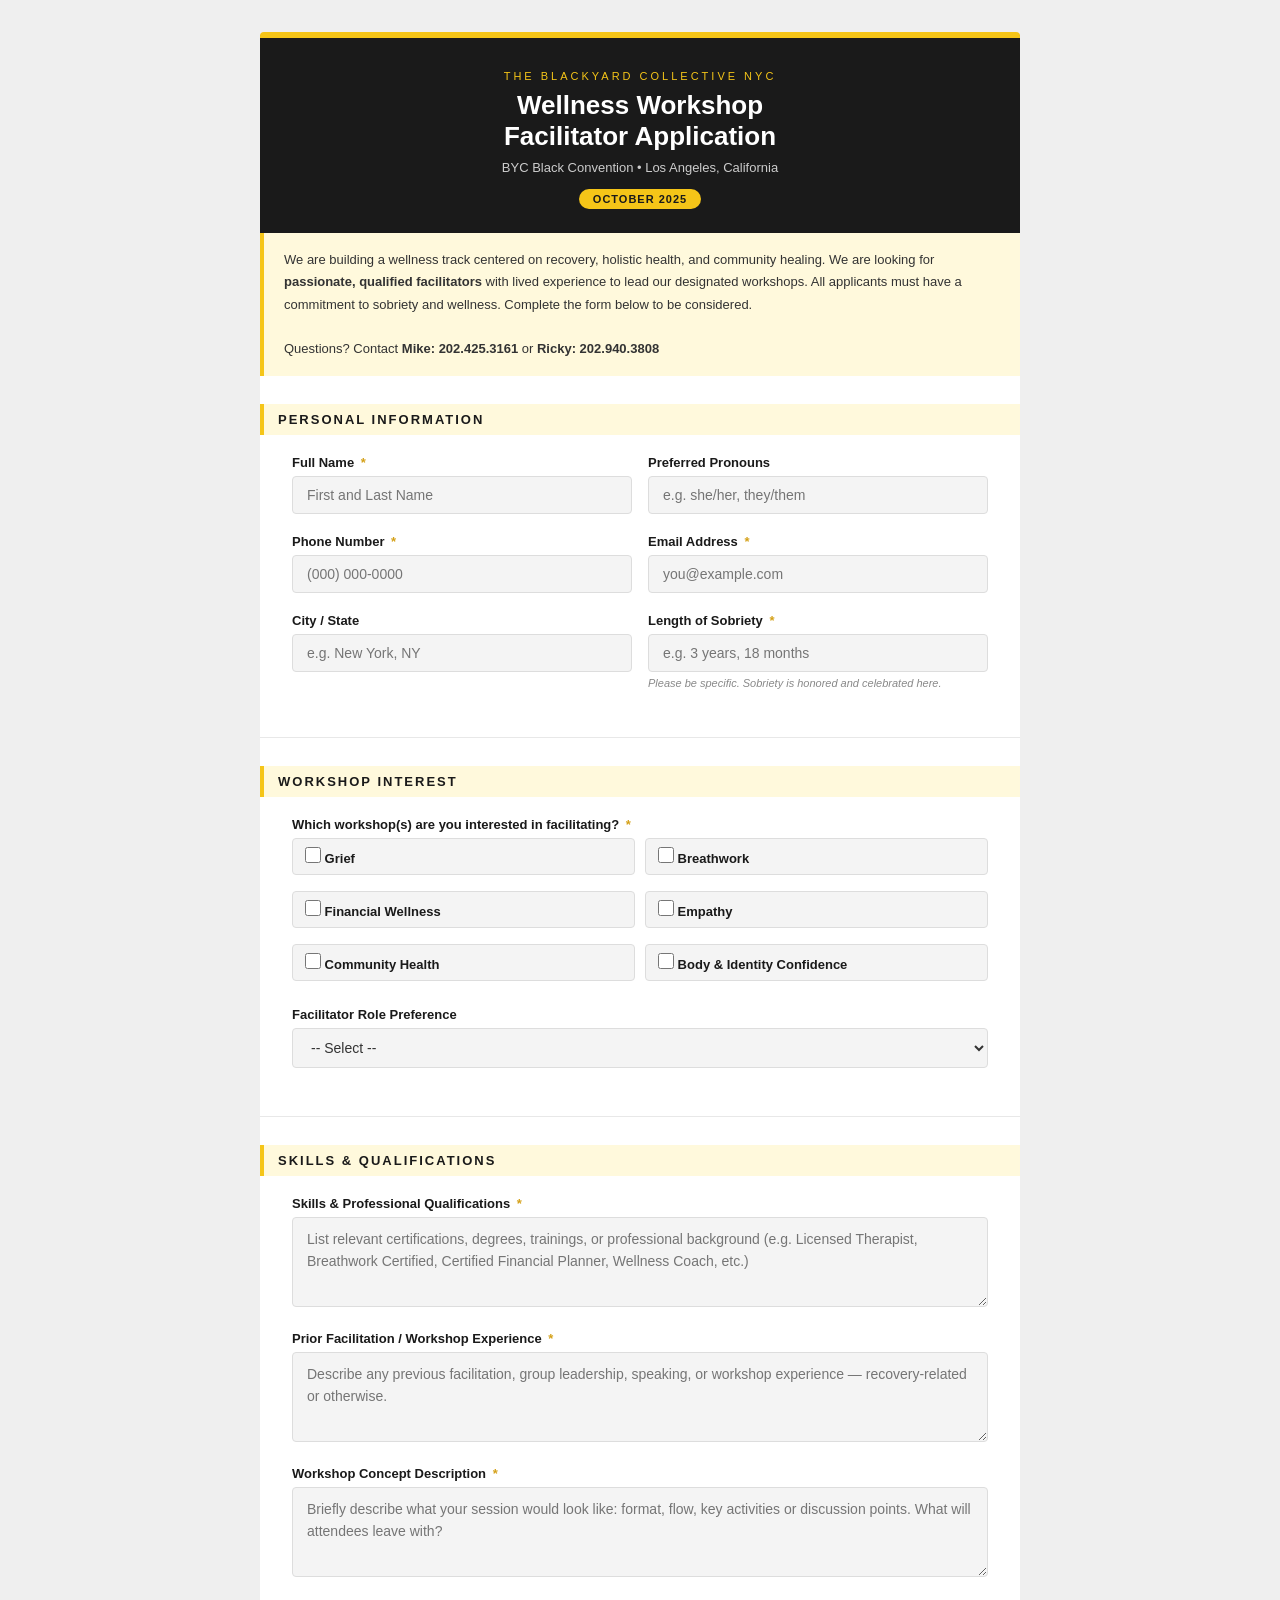
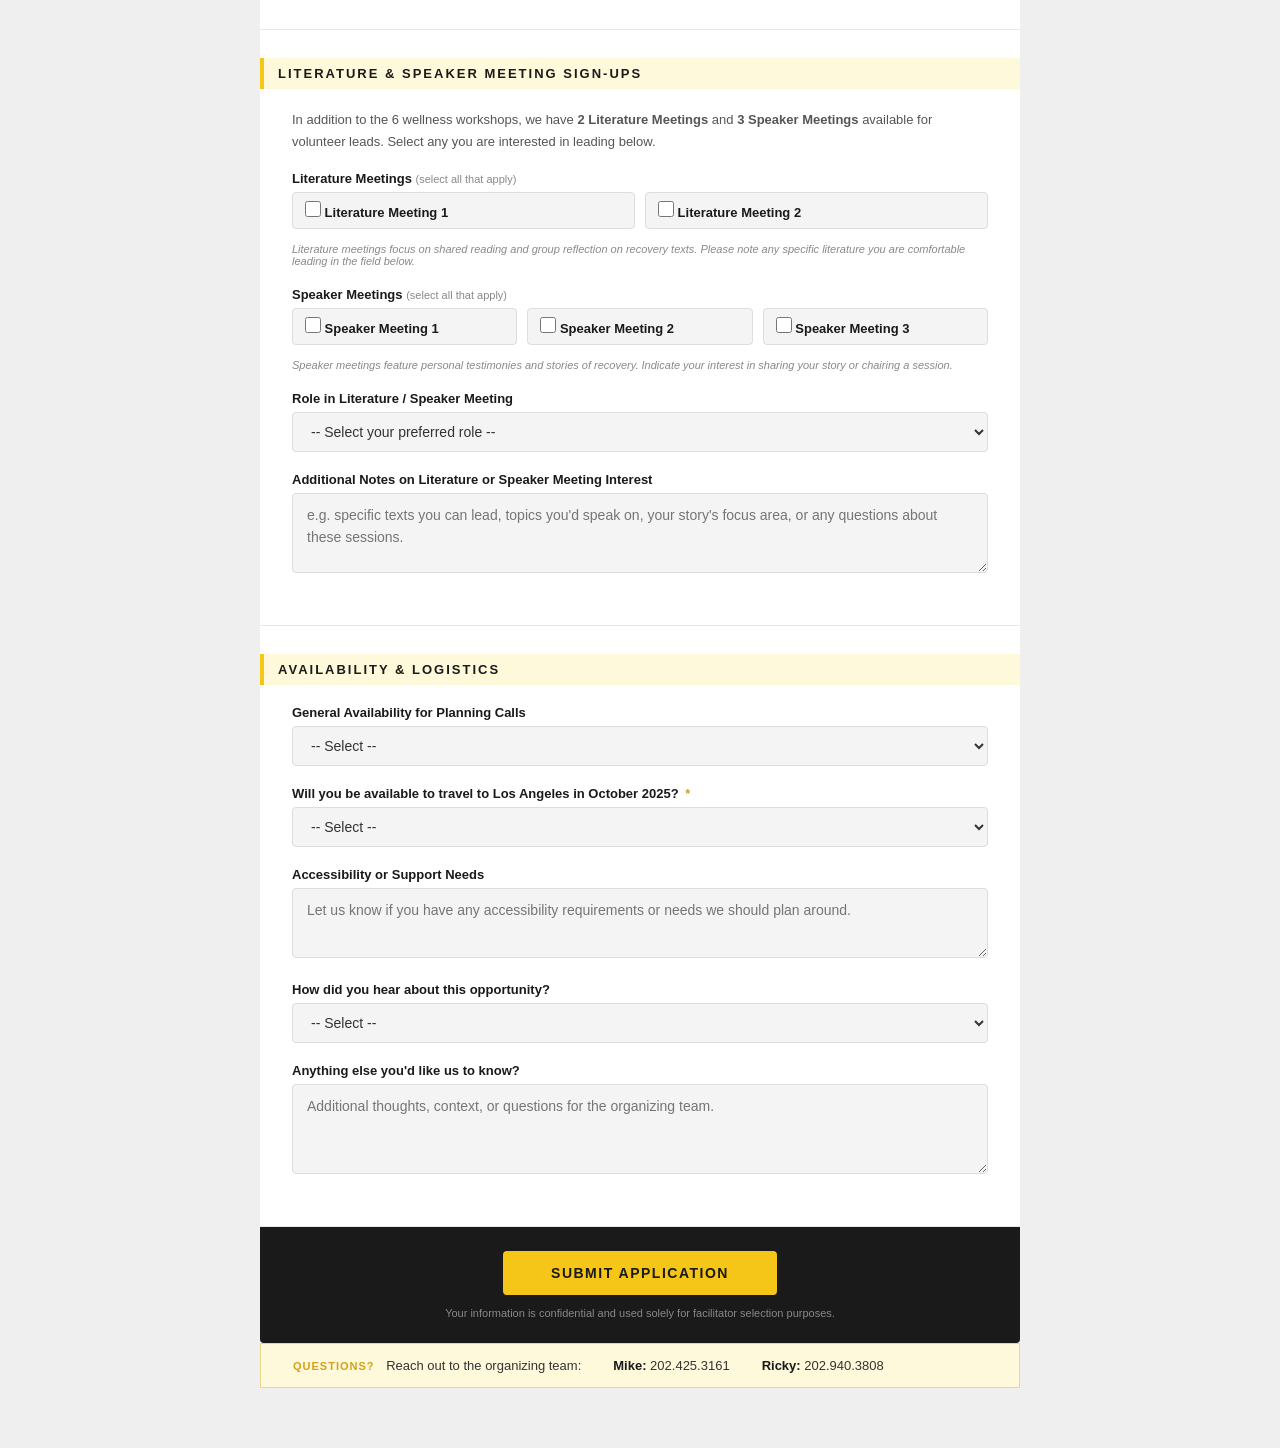
<file: byc_facilitator_registration_form (2).html>
<!DOCTYPE html>
<html lang="en">
<head>
<meta charset="UTF-8">
<meta name="viewport" content="width=device-width, initial-scale=1.0">
<title>BYC Wellness Workshop – Facilitator Application</title>
<style>
  :root {
    --byc-black: #1A1A1A;
    --byc-yellow: #F5C518;
    --byc-light-yellow: #FFF9DC;
    --byc-gold: #D4A017;
    --byc-gray: #333333;
    --byc-light-gray: #F4F4F4;
    --white: #FFFFFF;
  }

  * { box-sizing: border-box; margin: 0; padding: 0; }

  body {
    font-family: 'Arial', sans-serif;
    background: #EFEFEF;
    color: var(--byc-gray);
    padding: 32px 16px 60px;
  }

  .page-wrapper {
    max-width: 760px;
    margin: 0 auto;
  }

  /* Header */
  .header {
    background: var(--byc-black);
    color: var(--white);
    text-align: center;
    padding: 32px 24px 24px;
    border-top: 6px solid var(--byc-yellow);
    border-radius: 4px 4px 0 0;
  }

  .header .org-name {
    font-size: 11px;
    letter-spacing: 3px;
    text-transform: uppercase;
    color: var(--byc-yellow);
    margin-bottom: 8px;
  }

  .header h1 {
    font-size: 26px;
    font-weight: 900;
    color: var(--white);
    line-height: 1.2;
    margin-bottom: 8px;
  }

  .header .subtitle {
    font-size: 13px;
    color: #CCCCCC;
    margin-top: 6px;
  }

  .header .event-badge {
    display: inline-block;
    background: var(--byc-yellow);
    color: var(--byc-black);
    font-size: 11px;
    font-weight: 700;
    letter-spacing: 1px;
    padding: 4px 14px;
    border-radius: 100px;
    margin-top: 14px;
    text-transform: uppercase;
  }

  /* Intro Banner */
  .intro-banner {
    background: var(--byc-light-yellow);
    border-left: 4px solid var(--byc-yellow);
    padding: 16px 20px;
    font-size: 13px;
    line-height: 1.7;
    color: var(--byc-gray);
  }

  /* Form card */
  .form-card {
    background: var(--white);
    padding: 28px 32px;
    border-bottom: 1px solid #E8E8E8;
  }

  .section-title {
    font-size: 13px;
    font-weight: 800;
    letter-spacing: 2px;
    text-transform: uppercase;
    color: var(--byc-black);
    background: var(--byc-light-yellow);
    border-left: 4px solid var(--byc-yellow);
    padding: 8px 14px;
    margin: 0 -32px 20px;
  }

  .field-group {
    margin-bottom: 20px;
  }

  .field-group label {
    display: block;
    font-size: 13px;
    font-weight: 700;
    color: var(--byc-black);
    margin-bottom: 6px;
  }

  .field-group label .required {
    color: var(--byc-gold);
    margin-left: 3px;
  }

  .field-group input[type="text"],
  .field-group input[type="email"],
  .field-group input[type="tel"],
  .field-group select,
  .field-group textarea {
    width: 100%;
    padding: 10px 14px;
    border: 1.5px solid #DDDDDD;
    border-radius: 4px;
    font-size: 14px;
    font-family: Arial, sans-serif;
    color: var(--byc-gray);
    background: var(--byc-light-gray);
    transition: border-color 0.2s;
    outline: none;
  }

  .field-group input:focus,
  .field-group select:focus,
  .field-group textarea:focus {
    border-color: var(--byc-yellow);
    background: #FFFFF8;
  }

  .field-group textarea {
    resize: vertical;
    min-height: 90px;
    line-height: 1.6;
  }

  .field-group select {
    cursor: pointer;
  }

  .field-row {
    display: grid;
    grid-template-columns: 1fr 1fr;
    gap: 16px;
  }

  /* Checkboxes */
  .checkbox-group {
    display: grid;
    grid-template-columns: 1fr 1fr;
    gap: 10px;
    margin-top: 6px;
  }

  .checkbox-item {
    display: flex;
    align-items: center;
    gap: 8px;
    font-size: 13px;
    color: var(--byc-gray);
    cursor: pointer;
    padding: 8px 12px;
    border: 1.5px solid #DDDDDD;
    border-radius: 4px;
    background: var(--byc-light-gray);
    transition: all 0.15s;
  }

  .checkbox-item:hover {
    border-color: var(--byc-yellow);
    background: var(--byc-light-yellow);
  }

  .checkbox-item input[type="checkbox"] {
    width: 16px;
    height: 16px;
    accent-color: var(--byc-black);
    flex-shrink: 0;
  }

  /* Sobriety field note */
  .field-note {
    font-size: 11px;
    color: #888;
    margin-top: 5px;
    font-style: italic;
  }

  /* Submit */
  .submit-section {
    background: var(--byc-black);
    padding: 24px 32px;
    text-align: center;
    border-radius: 0 0 4px 4px;
  }

  .submit-btn {
    background: var(--byc-yellow);
    color: var(--byc-black);
    font-size: 14px;
    font-weight: 900;
    letter-spacing: 1.5px;
    text-transform: uppercase;
    border: none;
    padding: 14px 48px;
    border-radius: 4px;
    cursor: pointer;
    transition: opacity 0.2s;
  }

  .submit-btn:hover { opacity: 0.85; }

  .submit-note {
    font-size: 11px;
    color: #888;
    margin-top: 12px;
  }

  /* Contacts footer */
  .contacts-bar {
    background: var(--byc-light-yellow);
    border: 1px solid #E8D88A;
    padding: 14px 32px;
    display: flex;
    align-items: center;
    gap: 32px;
    flex-wrap: wrap;
    font-size: 13px;
    margin-top: 0;
  }

  .contacts-bar strong {
    color: var(--byc-black);
  }

  .contacts-bar .label {
    font-size: 11px;
    text-transform: uppercase;
    letter-spacing: 1px;
    color: var(--byc-gold);
    font-weight: 700;
    margin-right: 8px;
  }

  @media (max-width: 600px) {
    .field-row { grid-template-columns: 1fr; }
    .checkbox-group { grid-template-columns: 1fr; }
    .form-card { padding: 20px 18px; }
    .section-title { margin: 0 -18px 16px; }
  }
</style>
</head>
<body>
<div class="page-wrapper">

  <!-- Header -->
  <div class="header">
    <div class="org-name">The Blackyard Collective NYC</div>
    <h1>Wellness Workshop<br>Facilitator Application</h1>
    <div class="subtitle">BYC Black Convention &bull; Los Angeles, California</div>
    <div class="event-badge">October 2025</div>
  </div>

  <!-- Intro -->
  <div class="intro-banner">
    We are building a wellness track centered on recovery, holistic health, and community healing. 
    We are looking for <strong>passionate, qualified facilitators</strong> with lived experience to lead our designated workshops. 
    All applicants must have a commitment to sobriety and wellness. Complete the form below to be considered.
    <br><br>
    Questions? Contact <strong>Mike: 202.425.3161</strong> or <strong>Ricky: 202.940.3808</strong>
  </div>

    <!-- Success Message -->
  <div id="success-msg" style="display:none; background:#1A1A1A; color:#F5C518; text-align:center; padding:32px 24px; border-radius:4px; margin-bottom:16px; border-top:6px solid #F5C518;">
    <div style="font-size:28px; margin-bottom:10px;">&#10003;</div>
    <div style="font-size:18px; font-weight:900; margin-bottom:6px;">Application Submitted!</div>
    <div style="font-size:13px; color:#ccc;">Thank you for your interest. The BYC team will be in touch soon.<br>Questions? Contact Mike: 202.425.3161 or Ricky: 202.940.3808</div>
  </div>

  <form id="byc-form" action="https://formspree.io/f/mvzvayzn" method="POST">
    <input type="hidden" name="_subject" value="BYC Facilitator Application - New Submission">

    <!-- PERSONAL INFORMATION -->
    <div class="form-card">
      <div class="section-title">Personal Information</div>

      <div class="field-row">
        <div class="field-group">
          <label>Full Name <span class="required">*</span></label>
          <input type="text" name="Full Name" placeholder="First and Last Name" required>
        </div>
        <div class="field-group">
          <label>Preferred Pronouns</label>
          <input type="text" name="Preferred Pronouns" placeholder="e.g. she/her, they/them">
        </div>
      </div>

      <div class="field-row">
        <div class="field-group">
          <label>Phone Number <span class="required">*</span></label>
          <input type="tel" name="Phone Number" placeholder="(000) 000-0000" required>
        </div>
        <div class="field-group">
          <label>Email Address <span class="required">*</span></label>
          <input type="email" name="_replyto" placeholder="you@example.com" required>
        </div>
      </div>

      <div class="field-row">
        <div class="field-group">
          <label>City / State</label>
          <input type="text" name="City / State" placeholder="e.g. New York, NY">
        </div>
        <div class="field-group">
          <label>Length of Sobriety <span class="required">*</span></label>
          <input type="text" name="Length of Sobriety" placeholder="e.g. 3 years, 18 months" required>
          <div class="field-note">Please be specific. Sobriety is honored and celebrated here.</div>
        </div>
      </div>
    </div>

    <!-- WORKSHOP INTEREST -->
    <div class="form-card">
      <div class="section-title">Workshop Interest</div>

      <div class="field-group">
        <label>Which workshop(s) are you interested in facilitating? <span class="required">*</span></label>
        <div class="checkbox-group">
          <label class="checkbox-item">
            <input type="checkbox"> Grief
          </label>
          <label class="checkbox-item">
            <input type="checkbox"> Breathwork
          </label>
          <label class="checkbox-item">
            <input type="checkbox"> Financial Wellness
          </label>
          <label class="checkbox-item">
            <input type="checkbox"> Empathy
          </label>
          <label class="checkbox-item">
            <input type="checkbox"> Community Health
          </label>
          <label class="checkbox-item">
            <input type="checkbox"> Body &amp; Identity Confidence
          </label>
        </div>
      </div>

      <div class="field-group">
        <label>Facilitator Role Preference</label>
        <select>
          <option value="">-- Select --</option>
          <option>Lead Facilitator</option>
          <option>Co-Facilitator</option>
          <option>Open to Either</option>
        </select>
      </div>
    </div>

    <!-- QUALIFICATIONS -->
    <div class="form-card">
      <div class="section-title">Skills &amp; Qualifications</div>

      <div class="field-group">
        <label>Skills &amp; Professional Qualifications <span class="required">*</span></label>
        <textarea name="Skills & Qualifications" placeholder="List relevant certifications, degrees, trainings, or professional background (e.g. Licensed Therapist, Breathwork Certified, Certified Financial Planner, Wellness Coach, etc.)"></textarea>
      </div>

      <div class="field-group">
        <label>Prior Facilitation / Workshop Experience <span class="required">*</span></label>
        <textarea name="Prior Experience" placeholder="Describe any previous facilitation, group leadership, speaking, or workshop experience — recovery-related or otherwise."></textarea>
      </div>

      <div class="field-group">
        <label>Workshop Concept Description <span class="required">*</span></label>
        <textarea name="Workshop Concept" placeholder="Briefly describe what your session would look like: format, flow, key activities or discussion points. What will attendees leave with?"></textarea>
      </div>
    </div>

    <!-- LITERATURE & SPEAKER MEETINGS -->
    <div class="form-card">
      <div class="section-title">Literature &amp; Speaker Meeting Sign-Ups</div>

      <p style="font-size:13px;color:#555;line-height:1.7;margin-bottom:18px;">
        In addition to the 6 wellness workshops, we have <strong>2 Literature Meetings</strong> and <strong>3 Speaker Meetings</strong> 
        available for volunteer leads. Select any you are interested in leading below.
      </p>

      <div class="field-group">
        <label>Literature Meetings <span style="font-weight:400;font-size:11px;color:#888;">(select all that apply)</span></label>
        <div class="checkbox-group">
          <label class="checkbox-item">
            <input type="checkbox"> Literature Meeting 1
          </label>
          <label class="checkbox-item">
            <input type="checkbox"> Literature Meeting 2
          </label>
        </div>
        <div class="field-note" style="margin-top:8px;">Literature meetings focus on shared reading and group reflection on recovery texts. Please note any specific literature you are comfortable leading in the field below.</div>
      </div>

      <div class="field-group" style="margin-top:6px;">
        <label>Speaker Meetings <span style="font-weight:400;font-size:11px;color:#888;">(select all that apply)</span></label>
        <div class="checkbox-group" style="grid-template-columns:1fr 1fr 1fr;">
          <label class="checkbox-item">
            <input type="checkbox"> Speaker Meeting 1
          </label>
          <label class="checkbox-item">
            <input type="checkbox"> Speaker Meeting 2
          </label>
          <label class="checkbox-item">
            <input type="checkbox"> Speaker Meeting 3
          </label>
        </div>
        <div class="field-note" style="margin-top:8px;">Speaker meetings feature personal testimonies and stories of recovery. Indicate your interest in sharing your story or chairing a session.</div>
      </div>

      <div class="field-group" style="margin-top:4px;">
        <label>Role in Literature / Speaker Meeting</label>
        <select name="Facilitator Role">
          <option value="">-- Select your preferred role --</option>
          <option>Lead / Chair the meeting</option>
          <option>Featured Speaker (share my story)</option>
          <option>Literature Reader / Co-lead</option>
          <option>Open to any role</option>
        </select>
      </div>

      <div class="field-group">
        <label>Additional Notes on Literature or Speaker Meeting Interest</label>
        <textarea name="Literature/Speaker Notes" placeholder="e.g. specific texts you can lead, topics you'd speak on, your story's focus area, or any questions about these sessions." style="min-height:80px"></textarea>
      </div>
    </div>

    <!-- AVAILABILITY -->
    <div class="form-card">
      <div class="section-title">Availability &amp; Logistics</div>

      <div class="field-group">
        <label>General Availability for Planning Calls</label>
        <select name="Planning Call Availability">
          <option value="">-- Select --</option>
          <option>Weekday mornings</option>
          <option>Weekday afternoons</option>
          <option>Weekday evenings</option>
          <option>Weekends</option>
          <option>Flexible / Multiple options</option>
        </select>
      </div>

      <div class="field-group">
        <label>Will you be available to travel to Los Angeles in October 2025? <span class="required">*</span></label>
        <select name="LA Travel Availability" required>
          <option value="">-- Select --</option>
          <option>Yes – confirmed</option>
          <option>Yes – pending confirmation</option>
          <option>Need support (travel assistance)</option>
          <option>Unsure at this time</option>
        </select>
      </div>

      <div class="field-group">
        <label>Accessibility or Support Needs</label>
        <textarea name="Accessibility Needs" placeholder="Let us know if you have any accessibility requirements or needs we should plan around." style="min-height:70px"></textarea>
      </div>

      <div class="field-group">
        <label>How did you hear about this opportunity?</label>
        <select name="How Did You Hear">
          <option value="">-- Select --</option>
          <option>NYCMA Network</option>
          <option>Ike &amp; Tina Group</option>
          <option>BYC Social Media</option>
          <option>Direct Outreach (Mike or Ricky)</option>
          <option>Friend / Colleague</option>
          <option>Other Recovery Community</option>
          <option>Other</option>
        </select>
      </div>

      <div class="field-group">
        <label>Anything else you'd like us to know?</label>
        <textarea name="Additional Notes" placeholder="Additional thoughts, context, or questions for the organizing team."></textarea>
      </div>
    </div>

    <!-- Submit -->
    <div class="submit-section">
      <button type="submit" class="submit-btn" id="submit-btn">Submit Application</button>
      <div class="submit-note">Your information is confidential and used solely for facilitator selection purposes.</div>
      <div id="error-msg" style="display:none; color:#ffcccc; margin-top:10px; font-size:13px;">Something went wrong. Please try again or contact Mike: 202.425.3161</div>
    </div>

  </form>

  <script>
    const form = document.getElementById('byc-form');
    const btn = document.getElementById('submit-btn');
    const successMsg = document.getElementById('success-msg');
    const errorMsg = document.getElementById('error-msg');

    form.addEventListener('submit', async function(e) {
      e.preventDefault();
      btn.textContent = 'Sending...';
      btn.disabled = true;
      errorMsg.style.display = 'none';

      const data = new FormData(form);

      try {
        const res = await fetch(form.action, {
          method: 'POST',
          body: data,
          headers: { 'Accept': 'application/json' }
        });

        if (res.ok) {
          form.style.display = 'none';
          successMsg.style.display = 'block';
          window.scrollTo({ top: 0, behavior: 'smooth' });
        } else {
          throw new Error('Server error');
        }
      } catch(err) {
        btn.textContent = 'Submit Application';
        btn.disabled = false;
        errorMsg.style.display = 'block';
      }
    });
  </script>

  <!-- Contacts Footer -->
  <div class="contacts-bar">
    <div><span class="label">Questions?</span> Reach out to the organizing team:</div>
    <div><strong>Mike:</strong> 202.425.3161</div>
    <div><strong>Ricky:</strong> 202.940.3808</div>
  </div>

</div>
</body>
</html>
</file>
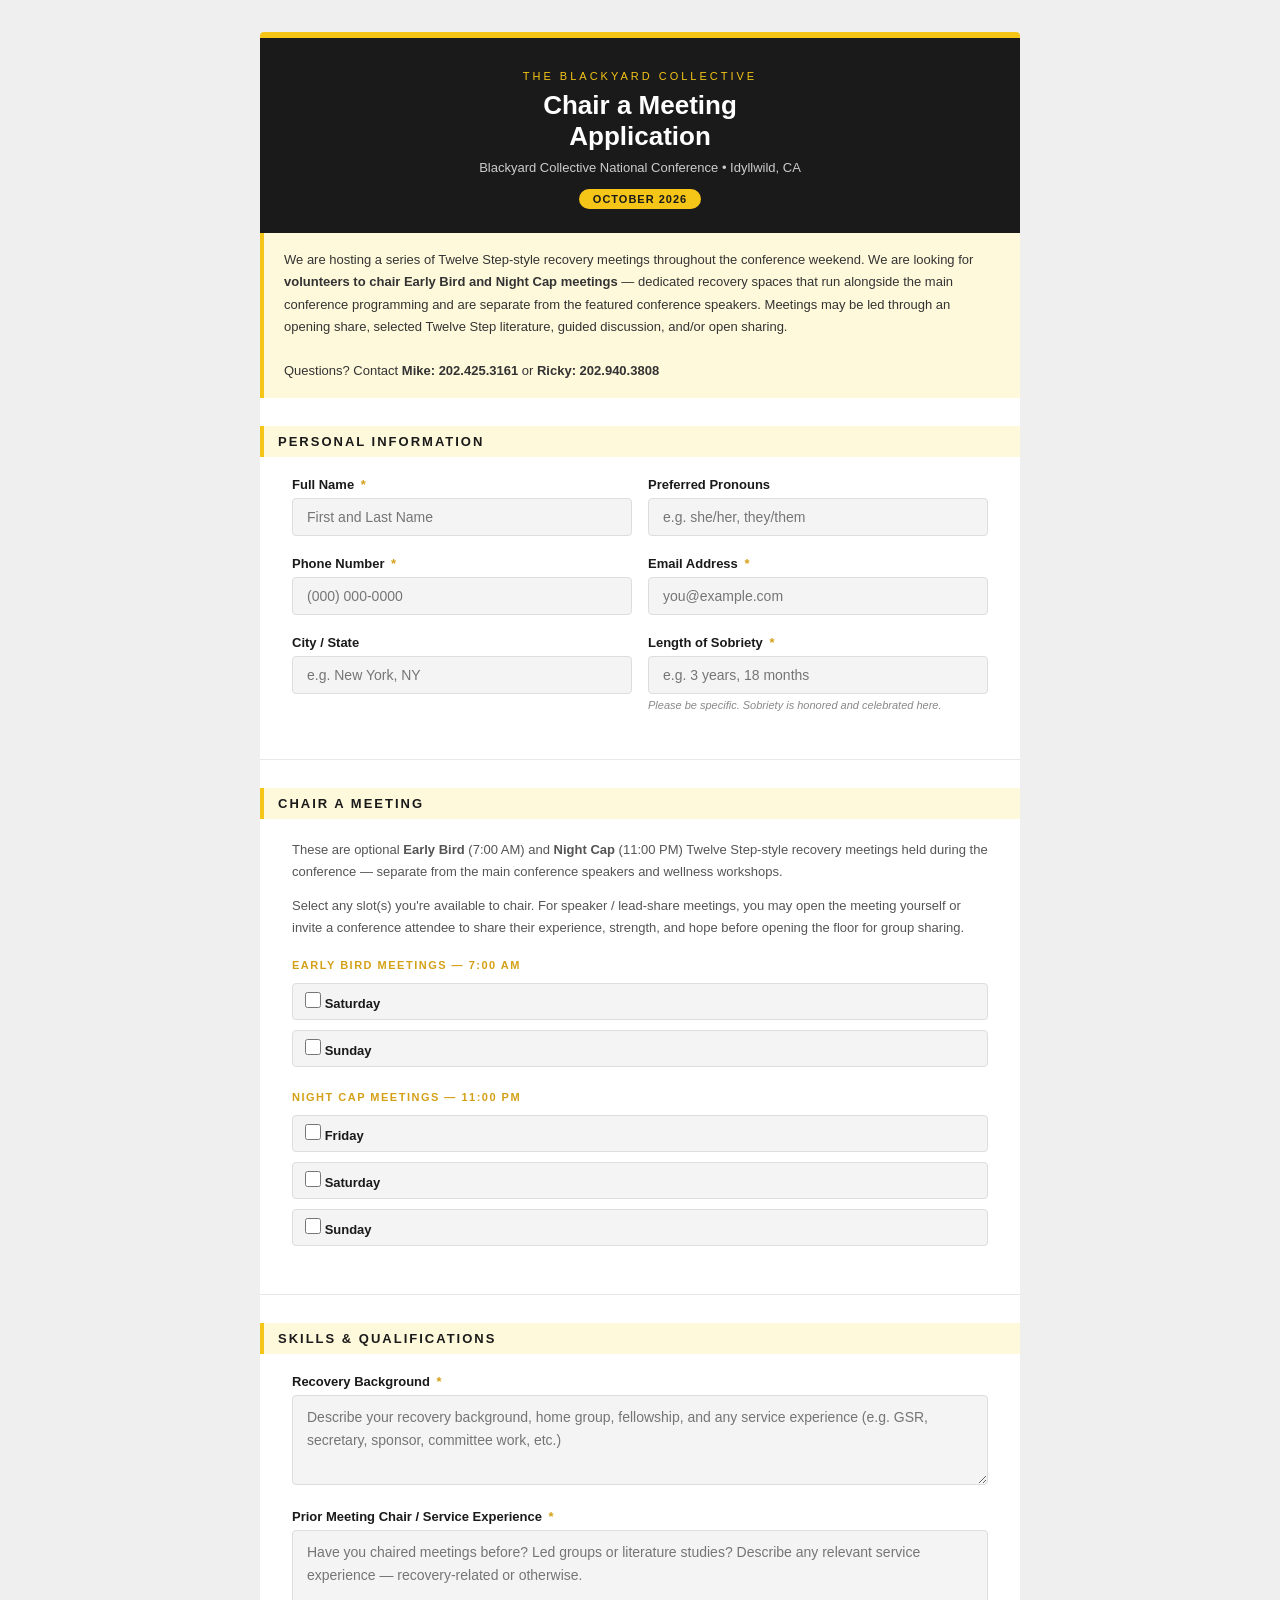
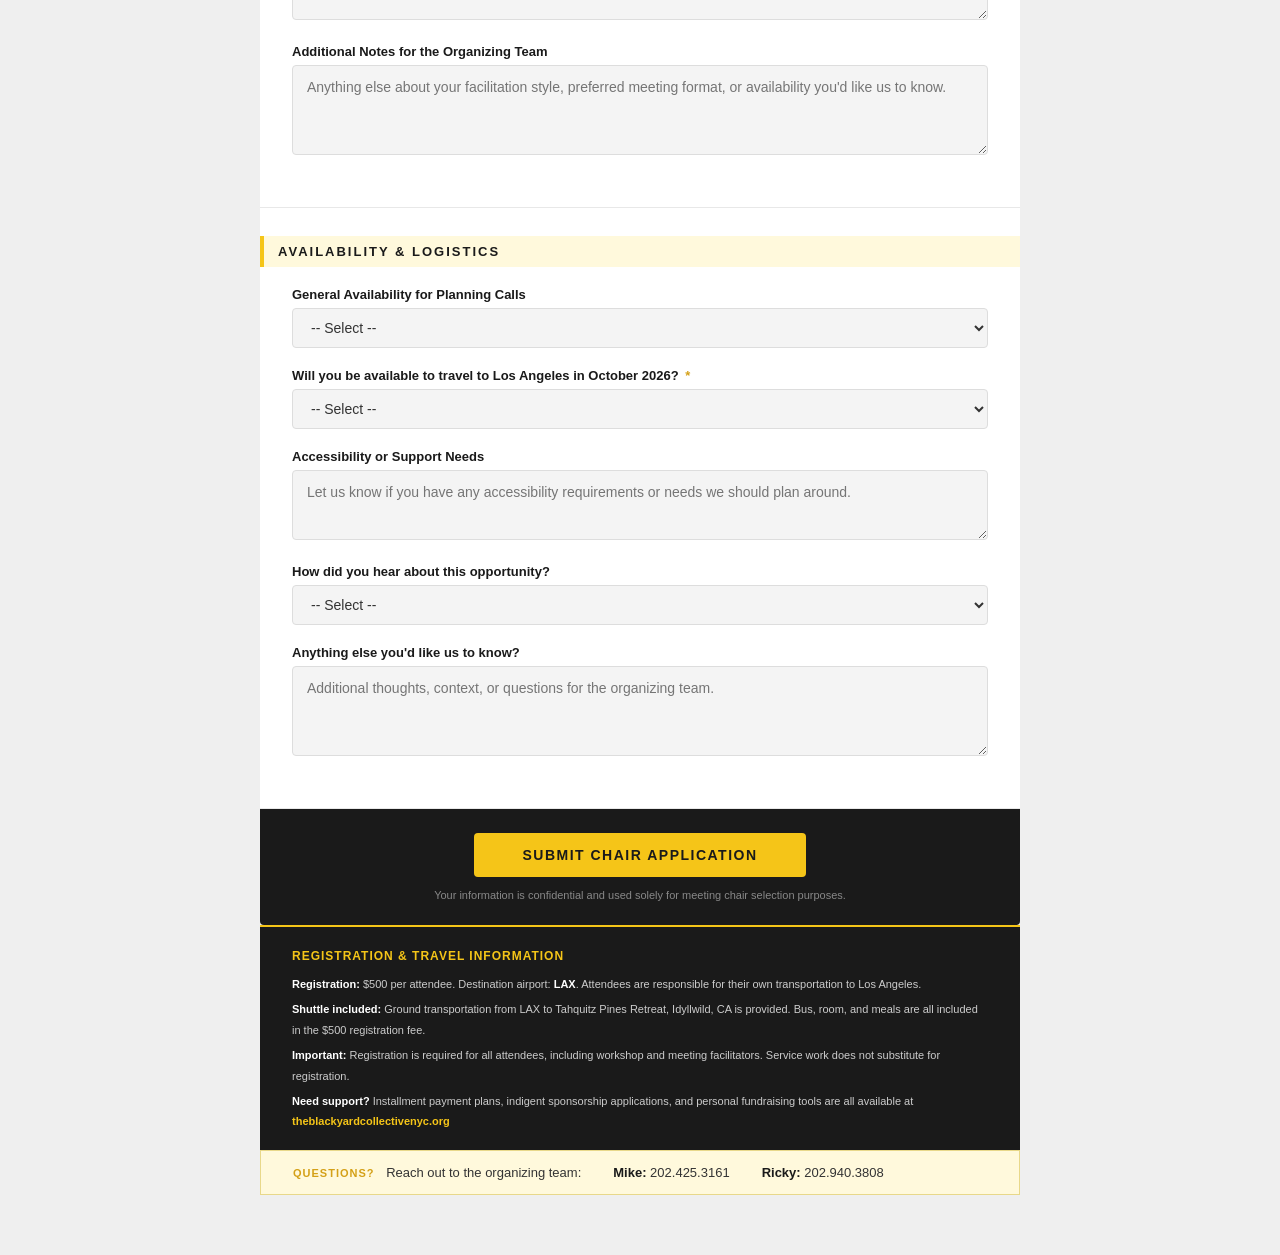
<file: chair.html>
<!DOCTYPE html>
<html lang="en">
<head>
<meta charset="UTF-8">
<meta name="viewport" content="width=device-width, initial-scale=1.0">
<meta property="og:title" content="BYC Chair a Meeting Application">
<meta property="og:type" content="website">
<meta name="twitter:title" content="BYC Chair a Meeting Application">
<title>BYC — Chair a Meeting Application</title>
<link rel="stylesheet" href="byc.css">
</head>
<body>
<div class="page-wrapper">

  <!-- Header -->
  <div class="header">
    <div class="org-name">The Blackyard Collective</div>
    <h1>Chair a Meeting<br>Application</h1>
    <div class="subtitle">Blackyard Collective National Conference &bull; Idyllwild, CA</div>
    <div class="event-badge">October 2026</div>
  </div>

  <!-- Intro -->
  <div class="intro-banner">
    We are hosting a series of Twelve Step-style recovery meetings throughout the conference weekend. We are looking for
    <strong>volunteers to chair Early Bird and Night Cap meetings</strong> — dedicated recovery spaces that run alongside
    the main conference programming and are separate from the featured conference speakers.
    Meetings may be led through an opening share, selected Twelve Step literature, guided discussion, and/or open sharing.
    <br><br>
    Questions? Contact <strong>Mike: 202.425.3161</strong> or <strong>Ricky: 202.940.3808</strong>
  </div>

  <!-- Success Message -->
  <div id="success-msg" style="display:none; background:#1A1A1A; color:#F5C518; text-align:center; padding:32px 24px; border-radius:4px; margin-bottom:16px; border-top:6px solid #F5C518;">
    <div style="font-size:28px; margin-bottom:10px;">&#10003;</div>
    <div style="font-size:18px; font-weight:900; margin-bottom:6px;">Application Submitted!</div>
    <div style="font-size:13px; color:#ccc;">Thank you for volunteering. The BYC team will be in touch soon.<br>Questions? Contact Mike: 202.425.3161 or Ricky: 202.940.3808</div>
  </div>

  <form id="byc-chair-form" action="https://formspree.io/f/mvzvayzn" method="POST">
    <input type="hidden" name="_subject" value="BYC Chair a Meeting Application – New Submission">
    <input type="hidden" name="Form Type" value="Chair a Meeting Application">
    <textarea name="_autoresponse" style="display:none">Thank you for signing up and offering your time, energy, and willingness to be of service with Black Yard Collective. 💛

We've received your submission and your information has been safely saved.

As responses continue to come in, our team will review all interest forms and work thoughtfully to build a balanced and meaningful experience across workshops, meetings, and service opportunities. Once assignments and needs are finalized, someone from our team will reach back out to confirm availability, commitment, and next steps.

We truly appreciate your willingness to contribute and be part of creating something special with our community.

With gratitude,
The Black Yard Collective Team</textarea>

    <!-- PERSONAL INFORMATION -->
    <div class="form-card">
      <div class="section-title">Personal Information</div>

      <div class="field-row">
        <div class="field-group">
          <label>Full Name <span class="required">*</span></label>
          <input type="text" name="Full Name" placeholder="First and Last Name" required>
        </div>
        <div class="field-group">
          <label>Preferred Pronouns</label>
          <input type="text" name="Preferred Pronouns" placeholder="e.g. she/her, they/them">
        </div>
      </div>

      <div class="field-row">
        <div class="field-group">
          <label>Phone Number <span class="required">*</span></label>
          <input type="tel" name="Phone Number" placeholder="(000) 000-0000" required>
        </div>
        <div class="field-group">
          <label>Email Address <span class="required">*</span></label>
          <input type="email" name="_replyto" placeholder="you@example.com" required>
        </div>
      </div>

      <div class="field-row">
        <div class="field-group">
          <label>City / State</label>
          <input type="text" name="City / State" placeholder="e.g. New York, NY">
        </div>
        <div class="field-group">
          <label>Length of Sobriety <span class="required">*</span></label>
          <input type="text" name="Length of Sobriety" placeholder="e.g. 3 years, 18 months" required>
          <div class="field-note">Please be specific. Sobriety is honored and celebrated here.</div>
        </div>
      </div>
    </div>

    <!-- CHAIR A MEETING -->
    <div class="form-card">
      <div class="section-title">Chair a Meeting</div>

      <p style="font-size:13px;color:#555;line-height:1.7;margin-bottom:12px;">
        These are optional <strong>Early Bird</strong> (7:00 AM) and <strong>Night Cap</strong> (11:00 PM) Twelve Step-style
        recovery meetings held during the conference — separate from the main conference speakers and wellness workshops.
      </p>
      <p style="font-size:13px;color:#555;line-height:1.7;margin-bottom:20px;">
        Select any slot(s) you're available to chair. For speaker / lead-share meetings, you may open the meeting yourself
        or invite a conference attendee to share their experience, strength, and hope before opening the floor for group sharing.
      </p>

      <!-- EARLY BIRD MEETINGS -->
      <div class="field-group" style="margin-bottom:24px;">
        <label style="font-size:11px;font-weight:800;letter-spacing:1.5px;text-transform:uppercase;color:#D4A017;margin-bottom:12px;display:block;">Early Bird Meetings — 7:00 AM</label>

        <!-- Early Bird: Saturday -->
        <div class="meeting-slot" style="margin-bottom:10px;">
          <label class="checkbox-item" style="margin-bottom:0;">
            <input type="checkbox" name="Chair: Early Bird Saturday" value="Yes" class="slot-checkbox" data-slot="eb-sat">
            <span>Saturday</span>
          </label>
          <div id="eb-sat-details" class="slot-details" style="display:none;">
            <div style="margin-bottom:10px;">
              <label style="font-size:12px;font-weight:700;color:#333;display:block;margin-bottom:8px;">Preferred format</label>
              <div style="display:flex;flex-direction:column;gap:7px;">
                <label style="display:flex;align-items:center;gap:8px;font-size:13px;color:#333;font-weight:400;cursor:pointer;"><input type="radio" name="Chair: Early Bird Saturday — Format" value="Literature-based meeting" class="format-radio" data-slot="eb-sat"> Literature-based meeting</label>
                <label style="display:flex;align-items:center;gap:8px;font-size:13px;color:#333;font-weight:400;cursor:pointer;"><input type="radio" name="Chair: Early Bird Saturday — Format" value="Speaker / lead-share meeting" class="format-radio" data-slot="eb-sat"> Speaker / lead-share meeting</label>
                <label style="display:flex;align-items:center;gap:8px;font-size:13px;color:#333;font-weight:400;cursor:pointer;"><input type="radio" name="Chair: Early Bird Saturday — Format" value="Either format is fine" class="format-radio" data-slot="eb-sat"> Either format is fine</label>
              </div>
            </div>
            <div id="eb-sat-lit" style="display:none;margin-top:10px;">
              <label style="font-size:12px;font-weight:700;color:#333;display:block;margin-bottom:6px;">Fellowship / literature</label>
              <select name="Chair: Early Bird Saturday — Fellowship" class="fellowship-select" data-slot="eb-sat">
                <option value="">-- Select fellowship --</option>
                <option>AA</option><option>NA</option><option>CMA</option><option>Al-Anon</option><option>SLAA</option><option>Other</option>
              </select>
              <div id="eb-sat-other" style="display:none;margin-top:8px;">
                <input type="text" name="Chair: Early Bird Saturday — Other Fellowship" placeholder="Specify fellowship or literature source">
              </div>
            </div>
          </div>
        </div>

        <!-- Early Bird: Sunday -->
        <div class="meeting-slot">
          <label class="checkbox-item" style="margin-bottom:0;">
            <input type="checkbox" name="Chair: Early Bird Sunday" value="Yes" class="slot-checkbox" data-slot="eb-sun">
            <span>Sunday</span>
          </label>
          <div id="eb-sun-details" class="slot-details" style="display:none;">
            <div style="margin-bottom:10px;">
              <label style="font-size:12px;font-weight:700;color:#333;display:block;margin-bottom:8px;">Preferred format</label>
              <div style="display:flex;flex-direction:column;gap:7px;">
                <label style="display:flex;align-items:center;gap:8px;font-size:13px;color:#333;font-weight:400;cursor:pointer;"><input type="radio" name="Chair: Early Bird Sunday — Format" value="Literature-based meeting" class="format-radio" data-slot="eb-sun"> Literature-based meeting</label>
                <label style="display:flex;align-items:center;gap:8px;font-size:13px;color:#333;font-weight:400;cursor:pointer;"><input type="radio" name="Chair: Early Bird Sunday — Format" value="Speaker / lead-share meeting" class="format-radio" data-slot="eb-sun"> Speaker / lead-share meeting</label>
                <label style="display:flex;align-items:center;gap:8px;font-size:13px;color:#333;font-weight:400;cursor:pointer;"><input type="radio" name="Chair: Early Bird Sunday — Format" value="Either format is fine" class="format-radio" data-slot="eb-sun"> Either format is fine</label>
              </div>
            </div>
            <div id="eb-sun-lit" style="display:none;margin-top:10px;">
              <label style="font-size:12px;font-weight:700;color:#333;display:block;margin-bottom:6px;">Fellowship / literature</label>
              <select name="Chair: Early Bird Sunday — Fellowship" class="fellowship-select" data-slot="eb-sun">
                <option value="">-- Select fellowship --</option>
                <option>AA</option><option>NA</option><option>CMA</option><option>Al-Anon</option><option>SLAA</option><option>Other</option>
              </select>
              <div id="eb-sun-other" style="display:none;margin-top:8px;">
                <input type="text" name="Chair: Early Bird Sunday — Other Fellowship" placeholder="Specify fellowship or literature source">
              </div>
            </div>
          </div>
        </div>
      </div>

      <!-- NIGHT CAP MEETINGS -->
      <div class="field-group">
        <label style="font-size:11px;font-weight:800;letter-spacing:1.5px;text-transform:uppercase;color:#D4A017;margin-bottom:12px;display:block;">Night Cap Meetings — 11:00 PM</label>

        <!-- Night Cap: Friday -->
        <div class="meeting-slot" style="margin-bottom:10px;">
          <label class="checkbox-item" style="margin-bottom:0;">
            <input type="checkbox" name="Chair: Night Cap Friday" value="Yes" class="slot-checkbox" data-slot="nc-fri">
            <span>Friday</span>
          </label>
          <div id="nc-fri-details" class="slot-details" style="display:none;">
            <div style="margin-bottom:10px;">
              <label style="font-size:12px;font-weight:700;color:#333;display:block;margin-bottom:8px;">Preferred format</label>
              <div style="display:flex;flex-direction:column;gap:7px;">
                <label style="display:flex;align-items:center;gap:8px;font-size:13px;color:#333;font-weight:400;cursor:pointer;"><input type="radio" name="Chair: Night Cap Friday — Format" value="Literature-based meeting" class="format-radio" data-slot="nc-fri"> Literature-based meeting</label>
                <label style="display:flex;align-items:center;gap:8px;font-size:13px;color:#333;font-weight:400;cursor:pointer;"><input type="radio" name="Chair: Night Cap Friday — Format" value="Speaker / lead-share meeting" class="format-radio" data-slot="nc-fri"> Speaker / lead-share meeting</label>
                <label style="display:flex;align-items:center;gap:8px;font-size:13px;color:#333;font-weight:400;cursor:pointer;"><input type="radio" name="Chair: Night Cap Friday — Format" value="Either format is fine" class="format-radio" data-slot="nc-fri"> Either format is fine</label>
              </div>
            </div>
            <div id="nc-fri-lit" style="display:none;margin-top:10px;">
              <label style="font-size:12px;font-weight:700;color:#333;display:block;margin-bottom:6px;">Fellowship / literature</label>
              <select name="Chair: Night Cap Friday — Fellowship" class="fellowship-select" data-slot="nc-fri">
                <option value="">-- Select fellowship --</option>
                <option>AA</option><option>NA</option><option>CMA</option><option>Al-Anon</option><option>SLAA</option><option>Other</option>
              </select>
              <div id="nc-fri-other" style="display:none;margin-top:8px;">
                <input type="text" name="Chair: Night Cap Friday — Other Fellowship" placeholder="Specify fellowship or literature source">
              </div>
            </div>
          </div>
        </div>

        <!-- Night Cap: Saturday -->
        <div class="meeting-slot" style="margin-bottom:10px;">
          <label class="checkbox-item" style="margin-bottom:0;">
            <input type="checkbox" name="Chair: Night Cap Saturday" value="Yes" class="slot-checkbox" data-slot="nc-sat">
            <span>Saturday</span>
          </label>
          <div id="nc-sat-details" class="slot-details" style="display:none;">
            <div style="margin-bottom:10px;">
              <label style="font-size:12px;font-weight:700;color:#333;display:block;margin-bottom:8px;">Preferred format</label>
              <div style="display:flex;flex-direction:column;gap:7px;">
                <label style="display:flex;align-items:center;gap:8px;font-size:13px;color:#333;font-weight:400;cursor:pointer;"><input type="radio" name="Chair: Night Cap Saturday — Format" value="Literature-based meeting" class="format-radio" data-slot="nc-sat"> Literature-based meeting</label>
                <label style="display:flex;align-items:center;gap:8px;font-size:13px;color:#333;font-weight:400;cursor:pointer;"><input type="radio" name="Chair: Night Cap Saturday — Format" value="Speaker / lead-share meeting" class="format-radio" data-slot="nc-sat"> Speaker / lead-share meeting</label>
                <label style="display:flex;align-items:center;gap:8px;font-size:13px;color:#333;font-weight:400;cursor:pointer;"><input type="radio" name="Chair: Night Cap Saturday — Format" value="Either format is fine" class="format-radio" data-slot="nc-sat"> Either format is fine</label>
              </div>
            </div>
            <div id="nc-sat-lit" style="display:none;margin-top:10px;">
              <label style="font-size:12px;font-weight:700;color:#333;display:block;margin-bottom:6px;">Fellowship / literature</label>
              <select name="Chair: Night Cap Saturday — Fellowship" class="fellowship-select" data-slot="nc-sat">
                <option value="">-- Select fellowship --</option>
                <option>AA</option><option>NA</option><option>CMA</option><option>Al-Anon</option><option>SLAA</option><option>Other</option>
              </select>
              <div id="nc-sat-other" style="display:none;margin-top:8px;">
                <input type="text" name="Chair: Night Cap Saturday — Other Fellowship" placeholder="Specify fellowship or literature source">
              </div>
            </div>
          </div>
        </div>

        <!-- Night Cap: Sunday -->
        <div class="meeting-slot">
          <label class="checkbox-item" style="margin-bottom:0;">
            <input type="checkbox" name="Chair: Night Cap Sunday" value="Yes" class="slot-checkbox" data-slot="nc-sun">
            <span>Sunday</span>
          </label>
          <div id="nc-sun-details" class="slot-details" style="display:none;">
            <div style="margin-bottom:10px;">
              <label style="font-size:12px;font-weight:700;color:#333;display:block;margin-bottom:8px;">Preferred format</label>
              <div style="display:flex;flex-direction:column;gap:7px;">
                <label style="display:flex;align-items:center;gap:8px;font-size:13px;color:#333;font-weight:400;cursor:pointer;"><input type="radio" name="Chair: Night Cap Sunday — Format" value="Literature-based meeting" class="format-radio" data-slot="nc-sun"> Literature-based meeting</label>
                <label style="display:flex;align-items:center;gap:8px;font-size:13px;color:#333;font-weight:400;cursor:pointer;"><input type="radio" name="Chair: Night Cap Sunday — Format" value="Speaker / lead-share meeting" class="format-radio" data-slot="nc-sun"> Speaker / lead-share meeting</label>
                <label style="display:flex;align-items:center;gap:8px;font-size:13px;color:#333;font-weight:400;cursor:pointer;"><input type="radio" name="Chair: Night Cap Sunday — Format" value="Either format is fine" class="format-radio" data-slot="nc-sun"> Either format is fine</label>
              </div>
            </div>
            <div id="nc-sun-lit" style="display:none;margin-top:10px;">
              <label style="font-size:12px;font-weight:700;color:#333;display:block;margin-bottom:6px;">Fellowship / literature</label>
              <select name="Chair: Night Cap Sunday — Fellowship" class="fellowship-select" data-slot="nc-sun">
                <option value="">-- Select fellowship --</option>
                <option>AA</option><option>NA</option><option>CMA</option><option>Al-Anon</option><option>SLAA</option><option>Other</option>
              </select>
              <div id="nc-sun-other" style="display:none;margin-top:8px;">
                <input type="text" name="Chair: Night Cap Sunday — Other Fellowship" placeholder="Specify fellowship or literature source">
              </div>
            </div>
          </div>
        </div>
      </div>
    </div>

    <!-- SKILLS & QUALIFICATIONS -->
    <div class="form-card">
      <div class="section-title">Skills &amp; Qualifications</div>

      <div class="field-group">
        <label>Recovery Background <span class="required">*</span></label>
        <textarea name="Skills & Qualifications" placeholder="Describe your recovery background, home group, fellowship, and any service experience (e.g. GSR, secretary, sponsor, committee work, etc.)"></textarea>
      </div>

      <div class="field-group">
        <label>Prior Meeting Chair / Service Experience <span class="required">*</span></label>
        <textarea name="Prior Experience" placeholder="Have you chaired meetings before? Led groups or literature studies? Describe any relevant service experience — recovery-related or otherwise."></textarea>
      </div>

      <div class="field-group">
        <label>Additional Notes for the Organizing Team</label>
        <textarea name="Workshop Concept" placeholder="Anything else about your facilitation style, preferred meeting format, or availability you'd like us to know."></textarea>
      </div>
    </div>

    <!-- AVAILABILITY & LOGISTICS -->
    <div class="form-card">
      <div class="section-title">Availability &amp; Logistics</div>

      <div class="field-group">
        <label>General Availability for Planning Calls</label>
        <select name="Planning Call Availability">
          <option value="">-- Select --</option>
          <option>Weekday mornings</option>
          <option>Weekday afternoons</option>
          <option>Weekday evenings</option>
          <option>Weekends</option>
          <option>Flexible / Multiple options</option>
        </select>
      </div>

      <div class="field-group">
        <label>Will you be available to travel to Los Angeles in October 2026? <span class="required">*</span></label>
        <select name="LA Travel Availability" required>
          <option value="">-- Select --</option>
          <option>Yes – confirmed</option>
          <option>Yes – pending confirmation</option>
          <option>Need support (travel assistance)</option>
          <option>Unsure at this time</option>
        </select>
      </div>

      <div class="field-group">
        <label>Accessibility or Support Needs</label>
        <textarea name="Accessibility Needs" placeholder="Let us know if you have any accessibility requirements or needs we should plan around." style="min-height:70px"></textarea>
      </div>

      <div class="field-group">
        <label>How did you hear about this opportunity?</label>
        <select name="How Did You Hear">
          <option value="">-- Select --</option>
          <option>NYCMA Network</option>
          <option>Ike &amp; Tina Group</option>
          <option>BYC Social Media</option>
          <option>Direct Outreach (Mike or Ricky)</option>
          <option>Friend / Colleague</option>
          <option>Other Recovery Community</option>
          <option>Other</option>
        </select>
      </div>

      <div class="field-group">
        <label>Anything else you'd like us to know?</label>
        <textarea name="Additional Notes" placeholder="Additional thoughts, context, or questions for the organizing team."></textarea>
      </div>
    </div>

    <!-- Submit -->
    <div class="submit-section">
      <button type="submit" class="submit-btn" id="chair-submit-btn">Submit Chair Application</button>
      <div class="submit-note">Your information is confidential and used solely for meeting chair selection purposes.</div>
      <div id="chair-error-msg" style="display:none; color:#ffcccc; margin-top:10px; font-size:13px;">Something went wrong. Please try again or contact Mike: 202.425.3161</div>
    </div>

  </form>

  <script>
    // ── Meeting slot expand/collapse ──────────────────────────────────────────
    (function () {
      document.querySelectorAll('.slot-checkbox').forEach(function (cb) {
        cb.addEventListener('change', function () {
          var panel = document.getElementById(this.dataset.slot + '-details');
          if (!panel) return;
          panel.style.display = this.checked ? 'block' : 'none';
          if (!this.checked) {
            panel.querySelectorAll('input[type=radio]').forEach(function (r) { r.checked = false; });
            panel.querySelectorAll('select').forEach(function (s) { s.value = ''; });
            panel.querySelectorAll('input[type=text]').forEach(function (t) { t.value = ''; });
            panel.querySelectorAll('[id$="-lit"]').forEach(function (el) { el.style.display = 'none'; });
            panel.querySelectorAll('[id$="-other"]').forEach(function (el) { el.style.display = 'none'; });
          }
        });
      });

      document.querySelectorAll('.format-radio').forEach(function (radio) {
        radio.addEventListener('change', function () {
          var slot     = this.dataset.slot;
          var litPanel = document.getElementById(slot + '-lit');
          if (!litPanel) return;
          var isLit = this.value === 'Literature-based meeting';
          litPanel.style.display = isLit ? 'block' : 'none';
          if (!isLit) {
            litPanel.querySelector('select').value = '';
            var otherPanel = document.getElementById(slot + '-other');
            if (otherPanel) { otherPanel.style.display = 'none'; otherPanel.querySelector('input').value = ''; }
          }
        });
      });

      document.querySelectorAll('.fellowship-select').forEach(function (sel) {
        sel.addEventListener('change', function () {
          var otherPanel = document.getElementById(this.dataset.slot + '-other');
          if (otherPanel) otherPanel.style.display = (this.value === 'Other') ? 'block' : 'none';
        });
      });
    })();
  </script>

  <script>
    const form       = document.getElementById('byc-chair-form');
    const btn        = document.getElementById('chair-submit-btn');
    const successMsg = document.getElementById('success-msg');
    const errorMsg   = document.getElementById('chair-error-msg');

    form.addEventListener('submit', async function (e) {
      e.preventDefault();
      btn.textContent  = 'Sending...';
      btn.disabled     = true;
      errorMsg.style.display = 'none';
      try {
        const res = await fetch(form.action, {
          method: 'POST',
          body: new FormData(form),
          headers: { 'Accept': 'application/json' }
        });
        if (res.ok) {
          form.style.display       = 'none';
          successMsg.style.display = 'block';
          window.scrollTo({ top: 0, behavior: 'smooth' });
        } else { throw new Error(); }
      } catch {
        btn.textContent = 'Submit Chair Application';
        btn.disabled    = false;
        errorMsg.style.display = 'block';
      }
    });
  </script>

  <!-- Registration Footnote -->
  <div style="background:#1A1A1A;padding:18px 32px;font-size:11px;color:#999999;line-height:1.9;border-top:2px solid #F5C518;">
    <p style="margin:0 0 6px;font-size:12px;font-weight:700;color:#F5C518;letter-spacing:1px;text-transform:uppercase;">Registration &amp; Travel Information</p>
    <p style="margin:0 0 4px;color:#cccccc;"><strong style="color:#ffffff;">Registration:</strong> $500 per attendee. Destination airport: <strong style="color:#ffffff;">LAX</strong>. Attendees are responsible for their own transportation to Los Angeles.</p>
    <p style="margin:0 0 4px;color:#cccccc;"><strong style="color:#ffffff;">Shuttle included:</strong> Ground transportation from LAX to Tahquitz Pines Retreat, Idyllwild, CA is provided. Bus, room, and meals are all included in the $500 registration fee.</p>
    <p style="margin:0 0 4px;color:#cccccc;"><strong style="color:#ffffff;">Important:</strong> Registration is required for all attendees, including workshop and meeting facilitators. Service work does not substitute for registration.</p>
    <p style="margin:0;color:#cccccc;"><strong style="color:#ffffff;">Need support?</strong> Installment payment plans, indigent sponsorship applications, and personal fundraising tools are all available at <strong style="color:#F5C518;">theblackyardcollectivenyc.org</strong></p>
  </div>

  <!-- Contacts Footer -->
  <div class="contacts-bar">
    <div><span class="label">Questions?</span> Reach out to the organizing team:</div>
    <div><strong>Mike:</strong> 202.425.3161</div>
    <div><strong>Ricky:</strong> 202.940.3808</div>
  </div>

</div>
</body>
</html>
</file>
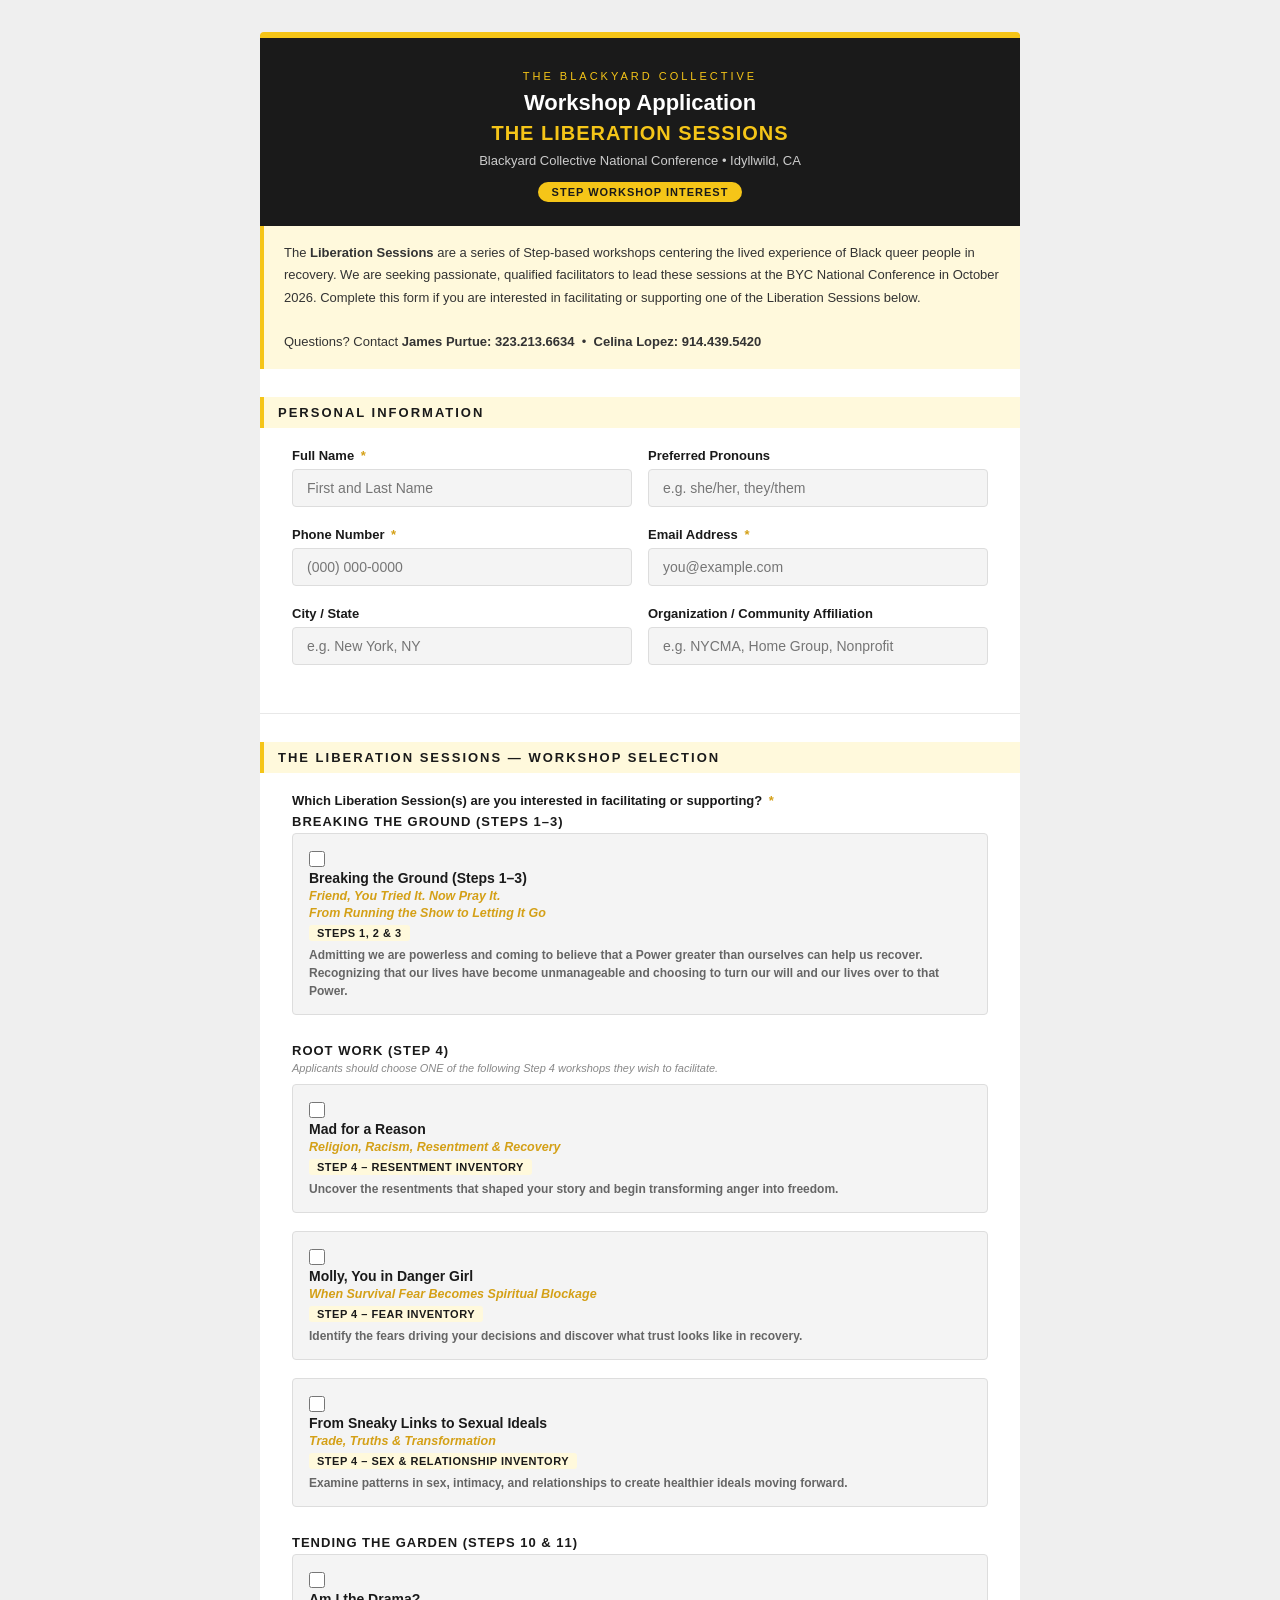
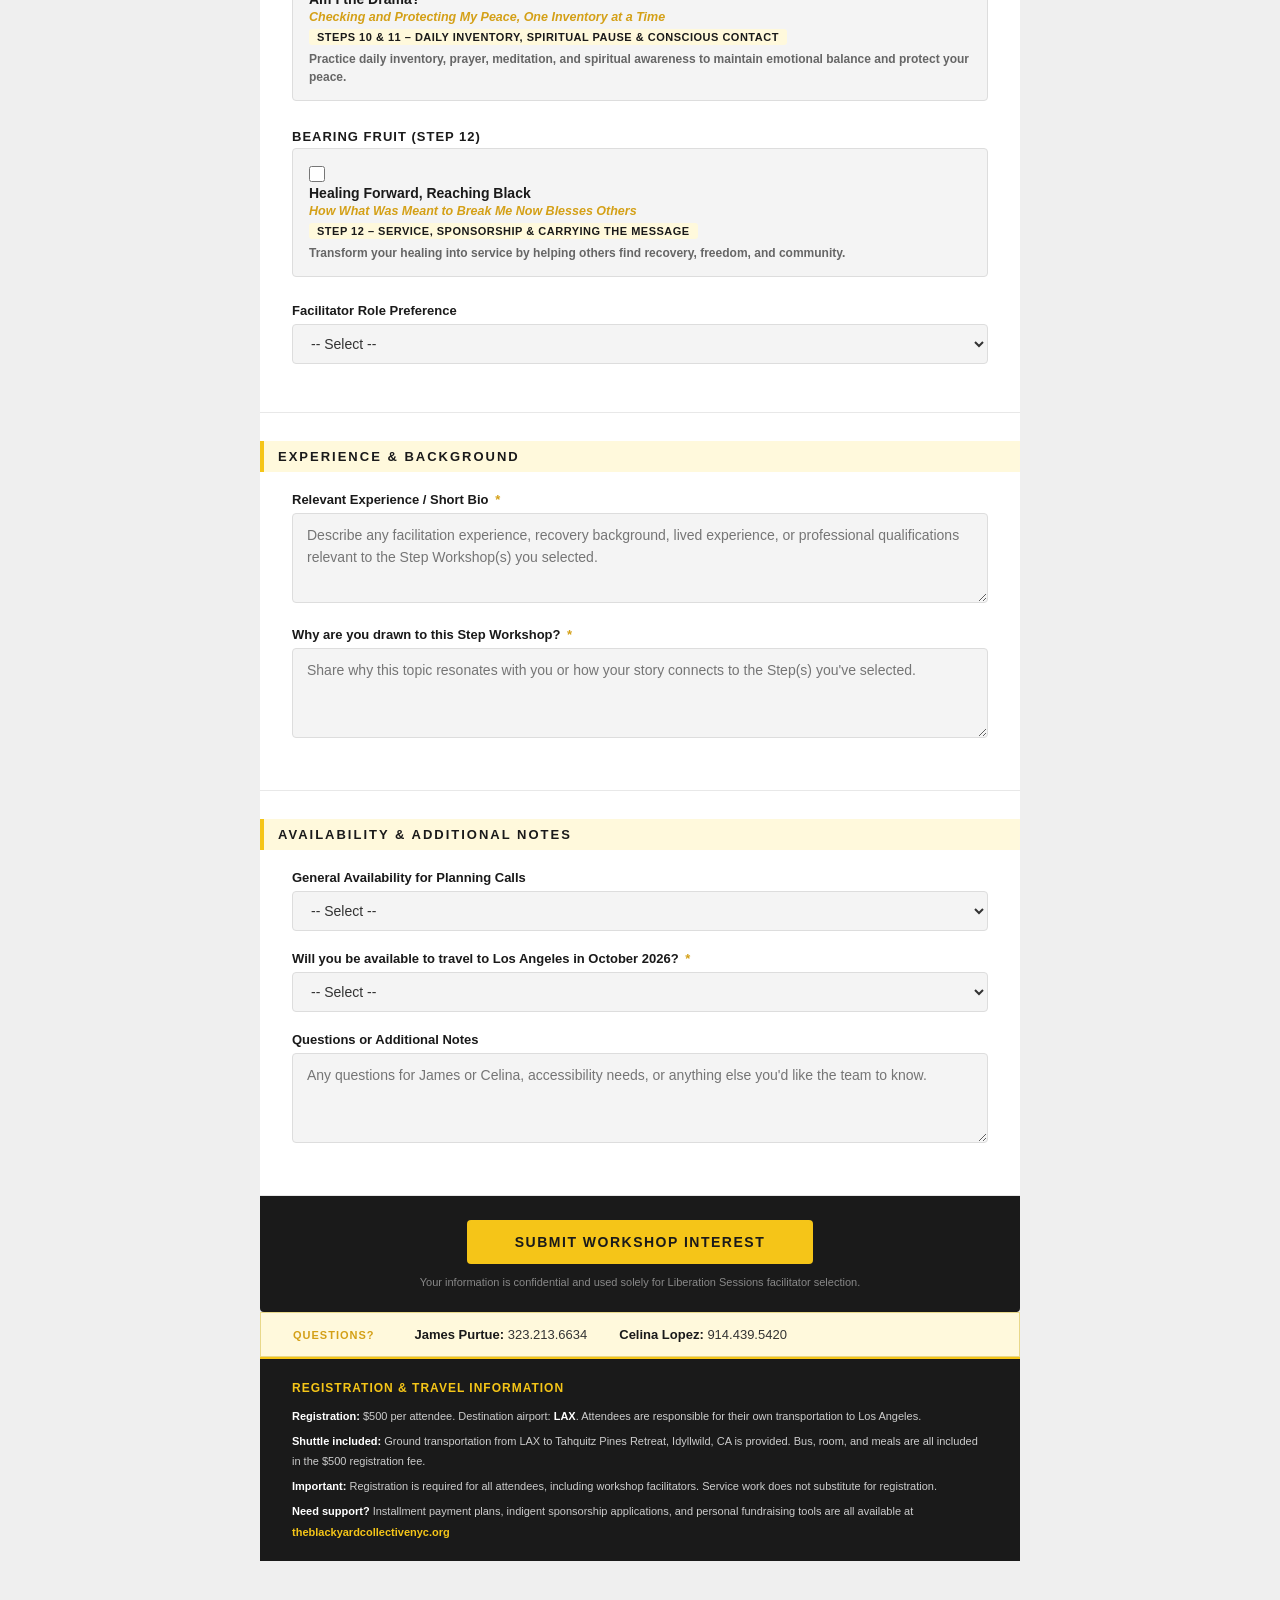
<file: liberation.html>
<!DOCTYPE html>
<html lang="en">
<head>
<meta charset="UTF-8">
<meta name="viewport" content="width=device-width, initial-scale=1.0">
<meta property="og:title" content="BYC — The Liberation Sessions Workshop Application">
<meta property="og:type" content="website">
<meta name="twitter:title" content="BYC — The Liberation Sessions Workshop Application">
<title>BYC — The Liberation Sessions Workshop Application</title>
<style>
  :root {
    --byc-black: #1A1A1A;
    --byc-yellow: #F5C518;
    --byc-light-yellow: #FFF9DC;
    --byc-gold: #D4A017;
    --byc-gray: #333333;
    --byc-light-gray: #F4F4F4;
    --white: #FFFFFF;
  }

  * { box-sizing: border-box; margin: 0; padding: 0; }

  body {
    font-family: 'Arial', sans-serif;
    background: #EFEFEF;
    color: var(--byc-gray);
    padding: 32px 16px 60px;
  }

  .page-wrapper {
    max-width: 760px;
    margin: 0 auto;
  }

  .header {
    background: var(--byc-black);
    color: var(--white);
    text-align: center;
    padding: 32px 24px 24px;
    border-top: 6px solid var(--byc-yellow);
    border-radius: 4px 4px 0 0;
  }

  .header .org-name {
    font-size: 11px;
    letter-spacing: 3px;
    text-transform: uppercase;
    color: var(--byc-yellow);
    margin-bottom: 8px;
  }

  .header h1 {
    font-size: 22px;
    font-weight: 900;
    color: var(--white);
    line-height: 1.2;
    margin-bottom: 6px;
  }

  .header .sessions-title {
    font-size: 20px;
    font-weight: 900;
    color: var(--byc-yellow);
    letter-spacing: 1px;
    text-transform: uppercase;
    margin-bottom: 8px;
  }

  .header .subtitle {
    font-size: 13px;
    color: #CCCCCC;
    margin-top: 6px;
  }

  .header .event-badge {
    display: inline-block;
    background: var(--byc-yellow);
    color: var(--byc-black);
    font-size: 11px;
    font-weight: 700;
    letter-spacing: 1px;
    padding: 4px 14px;
    border-radius: 100px;
    margin-top: 14px;
    text-transform: uppercase;
  }

  .intro-banner {
    background: var(--byc-light-yellow);
    border-left: 4px solid var(--byc-yellow);
    padding: 16px 20px;
    font-size: 13px;
    line-height: 1.7;
    color: var(--byc-gray);
  }

  .form-card {
    background: var(--white);
    padding: 28px 32px;
    border-bottom: 1px solid #E8E8E8;
  }

  .section-title {
    font-size: 13px;
    font-weight: 800;
    letter-spacing: 2px;
    text-transform: uppercase;
    color: var(--byc-black);
    background: var(--byc-light-yellow);
    border-left: 4px solid var(--byc-yellow);
    padding: 8px 14px;
    margin: 0 -32px 20px;
  }

  .field-group {
    margin-bottom: 20px;
  }

  .field-group label {
    display: block;
    font-size: 13px;
    font-weight: 700;
    color: var(--byc-black);
    margin-bottom: 6px;
  }

  .field-group label .required {
    color: var(--byc-gold);
    margin-left: 3px;
  }

  .field-group input[type="text"],
  .field-group input[type="email"],
  .field-group input[type="tel"],
  .field-group select,
  .field-group textarea {
    width: 100%;
    padding: 10px 14px;
    border: 1.5px solid #DDDDDD;
    border-radius: 4px;
    font-size: 14px;
    font-family: Arial, sans-serif;
    color: var(--byc-gray);
    background: var(--byc-light-gray);
    transition: border-color 0.2s;
    outline: none;
  }

  .field-group input:focus,
  .field-group select:focus,
  .field-group textarea:focus {
    border-color: var(--byc-yellow);
    background: #FFFFF8;
  }

  .field-group textarea {
    resize: vertical;
    min-height: 90px;
    line-height: 1.6;
  }

  .field-group select { cursor: pointer; }

  .field-row {
    display: grid;
    grid-template-columns: 1fr 1fr;
    gap: 16px;
  }

  .checkbox-group {
    display: grid;
    grid-template-columns: 1fr 1fr;
    gap: 10px;
    margin-top: 6px;
  }

  .checkbox-item {
    display: flex;
    align-items: center;
    gap: 8px;
    font-size: 13px;
    color: var(--byc-gray);
    cursor: pointer;
    padding: 8px 12px;
    border: 1.5px solid #DDDDDD;
    border-radius: 4px;
    background: var(--byc-light-gray);
    transition: all 0.15s;
  }

  .checkbox-item:hover {
    border-color: var(--byc-yellow);
    background: var(--byc-light-yellow);
  }

  .checkbox-item input[type="checkbox"] {
    width: 16px;
    height: 16px;
    accent-color: var(--byc-black);
    flex-shrink: 0;
  }

  .field-note {
    font-size: 11px;
    color: #888;
    margin-top: 5px;
    font-style: italic;
  }

  /* ── Workshop selection cards ─────────────────────────────────────────── */
  .workshop-category {
    font-size: 13px;
    font-weight: 800;
    color: var(--byc-black);
    text-transform: uppercase;
    letter-spacing: 1px;
    margin: 22px 0 4px;
  }

  .workshop-category:first-of-type { margin-top: 0; }

  .workshop-category-note {
    font-size: 11px;
    color: #888;
    font-style: italic;
    margin-bottom: 10px;
  }

  .checkbox-group.workshop-group {
    grid-template-columns: 1fr;
    gap: 12px;
    margin-top: 0;
    margin-bottom: 16px;
  }

  .checkbox-item.workshop-option {
    align-items: flex-start;
    padding: 14px 16px;
  }

  .checkbox-item.workshop-option input[type="checkbox"] {
    margin-top: 3px;
  }

  .workshop-copy {
    display: flex;
    flex-direction: column;
    gap: 3px;
  }

  .workshop-name {
    font-size: 14px;
    font-weight: 700;
    color: var(--byc-black);
  }

  .workshop-subtitle {
    font-size: 12.5px;
    font-weight: 600;
    font-style: italic;
    color: var(--byc-gold);
  }

  .workshop-step {
    font-size: 11px;
    font-weight: 700;
    text-transform: uppercase;
    letter-spacing: 0.5px;
    color: var(--byc-black);
    background: var(--byc-light-yellow);
    display: inline-block;
    padding: 2px 8px;
    border-radius: 3px;
    width: fit-content;
    margin-top: 2px;
  }

  .workshop-desc {
    font-size: 12px;
    line-height: 1.5;
    color: #666666;
    margin-top: 2px;
  }

  .submit-section {
    background: var(--byc-black);
    padding: 24px 32px;
    text-align: center;
    border-radius: 0 0 4px 4px;
  }

  .submit-btn {
    background: var(--byc-yellow);
    color: var(--byc-black);
    font-size: 14px;
    font-weight: 900;
    letter-spacing: 1.5px;
    text-transform: uppercase;
    border: none;
    padding: 14px 48px;
    border-radius: 4px;
    cursor: pointer;
    transition: opacity 0.2s;
  }

  .submit-btn:hover { opacity: 0.85; }

  .submit-note {
    font-size: 11px;
    color: #888;
    margin-top: 12px;
  }

  .contacts-bar {
    background: var(--byc-light-yellow);
    border: 1px solid #E8D88A;
    padding: 14px 32px;
    display: flex;
    align-items: center;
    gap: 32px;
    flex-wrap: wrap;
    font-size: 13px;
  }

  .contacts-bar strong { color: var(--byc-black); }

  .contacts-bar .label {
    font-size: 11px;
    text-transform: uppercase;
    letter-spacing: 1px;
    color: var(--byc-gold);
    font-weight: 700;
    margin-right: 8px;
  }

  @media (max-width: 600px) {
    .field-row { grid-template-columns: 1fr; }
    .checkbox-group { grid-template-columns: 1fr; }
    .form-card { padding: 20px 18px; }
    .section-title { margin: 0 -18px 16px; }
    .workshop-category { margin-top: 18px; }
  }
</style>
</head>
<body>
<div class="page-wrapper">

  <!-- Header -->
  <div class="header">
    <div class="org-name">The Blackyard Collective</div>
    <h1>Workshop Application</h1>
    <div class="sessions-title">The Liberation Sessions</div>
    <div class="subtitle">Blackyard Collective National Conference &bull; Idyllwild, CA</div>
    <div class="event-badge">Step Workshop Interest</div>
  </div>

  <!-- Intro -->
  <div class="intro-banner">
    The <strong>Liberation Sessions</strong> are a series of Step-based workshops centering the lived experience of Black queer people in recovery. We are seeking passionate, qualified facilitators to lead these sessions at the BYC National Conference in October 2026. Complete this form if you are interested in facilitating or supporting one of the Liberation Sessions below.
    <br><br>
    Questions? Contact <strong>James Purtue: 323.213.6634</strong> &nbsp;&bull;&nbsp; <strong>Celina Lopez: 914.439.5420</strong>
  </div>

  <!-- Success Message -->
  <div id="success-msg" style="display:none; background:#1A1A1A; color:#F5C518; text-align:center; padding:32px 24px; border-radius:4px; margin-bottom:16px; border-top:6px solid #F5C518;">
    <div style="font-size:28px; margin-bottom:10px;">&#10003;</div>
    <div style="font-size:18px; font-weight:900; margin-bottom:6px;">Workshop Interest Submitted!</div>
    <div style="font-size:13px; color:#cccccc;">Thank you for your interest. James or Celina will be in touch soon.<br>Questions? James Purtue: 323.213.6634 &nbsp;&bull;&nbsp; Celina Lopez: 914.439.5420</div>
  </div>

  <form id="liberation-form" action="https://formspree.io/f/xdabbjjn" method="POST">
    <input type="hidden" name="_subject" value="BYC Liberation Sessions Workshop Interest – New Submission">
    <input type="hidden" name="Form Type" value="Liberation Sessions Workshop">
    <textarea name="_autoresponse" style="display:none">Thank you for signing up and offering your time, energy, and willingness to be of service with Black Yard Collective. 💛

We've received your submission and your information has been safely saved.

As responses continue to come in, our team will review all interest forms and work thoughtfully to build a balanced and meaningful experience across workshops, meetings, and service opportunities. Once assignments and needs are finalized, someone from our team will reach back out to confirm availability, commitment, and next steps.

We truly appreciate your willingness to contribute and be part of creating something special with our community.

With gratitude,
The Black Yard Collective Team</textarea>

    <!-- PERSONAL INFORMATION -->
    <div class="form-card">
      <div class="section-title">Personal Information</div>

      <div class="field-row">
        <div class="field-group">
          <label>Full Name <span class="required">*</span></label>
          <input type="text" name="Full Name" placeholder="First and Last Name" required>
        </div>
        <div class="field-group">
          <label>Preferred Pronouns</label>
          <input type="text" name="Preferred Pronouns" placeholder="e.g. she/her, they/them">
        </div>
      </div>

      <div class="field-row">
        <div class="field-group">
          <label>Phone Number <span class="required">*</span></label>
          <input type="tel" name="Phone Number" placeholder="(000) 000-0000" required>
        </div>
        <div class="field-group">
          <label>Email Address <span class="required">*</span></label>
          <input type="email" name="_replyto" placeholder="you@example.com" required>
        </div>
      </div>

      <div class="field-row">
        <div class="field-group">
          <label>City / State</label>
          <input type="text" name="City / State" placeholder="e.g. New York, NY">
        </div>
        <div class="field-group">
          <label>Organization / Community Affiliation</label>
          <input type="text" name="Organization / Affiliation" placeholder="e.g. NYCMA, Home Group, Nonprofit">
        </div>
      </div>
    </div>

    <!-- WORKSHOP SELECTION -->
    <div class="form-card">
      <div class="section-title">The Liberation Sessions — Workshop Selection</div>

      <div class="field-group">
        <label>Which Liberation Session(s) are you interested in facilitating or supporting? <span class="required">*</span></label>

        <div class="workshop-category">Breaking the Ground (Steps 1&ndash;3)</div>
        <div class="checkbox-group workshop-group">
          <label class="checkbox-item workshop-option">
            <input type="checkbox" name="Workshop: Breaking the Ground (Steps 1-3)" value="Yes">
            <span class="workshop-copy">
              <span class="workshop-name">Breaking the Ground (Steps 1&ndash;3)</span>
              <span class="workshop-subtitle">Friend, You Tried It. Now Pray It.</span>
              <span class="workshop-subtitle">From Running the Show to Letting It Go</span>
              <span class="workshop-step">Steps 1, 2 &amp; 3</span>
              <span class="workshop-desc">Admitting we are powerless and coming to believe that a Power greater than ourselves can help us recover. Recognizing that our lives have become unmanageable and choosing to turn our will and our lives over to that Power.</span>
            </span>
          </label>
        </div>

        <div class="workshop-category">Root Work (Step 4)</div>
        <div class="workshop-category-note">Applicants should choose ONE of the following Step 4 workshops they wish to facilitate.</div>
        <div class="checkbox-group workshop-group">
          <label class="checkbox-item workshop-option">
            <input type="checkbox" name="Workshop: Mad for a Reason" value="Yes">
            <span class="workshop-copy">
              <span class="workshop-name">Mad for a Reason</span>
              <span class="workshop-subtitle">Religion, Racism, Resentment &amp; Recovery</span>
              <span class="workshop-step">Step 4 &ndash; Resentment Inventory</span>
              <span class="workshop-desc">Uncover the resentments that shaped your story and begin transforming anger into freedom.</span>
            </span>
          </label>
          <label class="checkbox-item workshop-option">
            <input type="checkbox" name="Workshop: Molly, You in Danger Girl" value="Yes">
            <span class="workshop-copy">
              <span class="workshop-name">Molly, You in Danger Girl</span>
              <span class="workshop-subtitle">When Survival Fear Becomes Spiritual Blockage</span>
              <span class="workshop-step">Step 4 &ndash; Fear Inventory</span>
              <span class="workshop-desc">Identify the fears driving your decisions and discover what trust looks like in recovery.</span>
            </span>
          </label>
          <label class="checkbox-item workshop-option">
            <input type="checkbox" name="Workshop: From Sneaky Links to Sexual Ideals" value="Yes">
            <span class="workshop-copy">
              <span class="workshop-name">From Sneaky Links to Sexual Ideals</span>
              <span class="workshop-subtitle">Trade, Truths &amp; Transformation</span>
              <span class="workshop-step">Step 4 &ndash; Sex &amp; Relationship Inventory</span>
              <span class="workshop-desc">Examine patterns in sex, intimacy, and relationships to create healthier ideals moving forward.</span>
            </span>
          </label>
        </div>

        <div class="workshop-category">Tending the Garden (Steps 10 &amp; 11)</div>
        <div class="checkbox-group workshop-group">
          <label class="checkbox-item workshop-option">
            <input type="checkbox" name="Workshop: Am I the Drama?" value="Yes">
            <span class="workshop-copy">
              <span class="workshop-name">Am I the Drama?</span>
              <span class="workshop-subtitle">Checking and Protecting My Peace, One Inventory at a Time</span>
              <span class="workshop-step">Steps 10 &amp; 11 &ndash; Daily Inventory, Spiritual Pause &amp; Conscious Contact</span>
              <span class="workshop-desc">Practice daily inventory, prayer, meditation, and spiritual awareness to maintain emotional balance and protect your peace.</span>
            </span>
          </label>
        </div>

        <div class="workshop-category">Bearing Fruit (Step 12)</div>
        <div class="checkbox-group workshop-group">
          <label class="checkbox-item workshop-option">
            <input type="checkbox" name="Workshop: Healing Forward, Reaching Black" value="Yes">
            <span class="workshop-copy">
              <span class="workshop-name">Healing Forward, Reaching Black</span>
              <span class="workshop-subtitle">How What Was Meant to Break Me Now Blesses Others</span>
              <span class="workshop-step">Step 12 &ndash; Service, Sponsorship &amp; Carrying the Message</span>
              <span class="workshop-desc">Transform your healing into service by helping others find recovery, freedom, and community.</span>
            </span>
          </label>
        </div>
      </div>

      <div class="field-group">
        <label>Facilitator Role Preference</label>
        <select name="Facilitator Role">
          <option value="">-- Select --</option>
          <option>Lead Facilitator</option>
          <option>Co-Facilitator</option>
          <option>Support Role</option>
          <option>Open to Either</option>
        </select>
      </div>
    </div>

    <!-- EXPERIENCE & BACKGROUND -->
    <div class="form-card">
      <div class="section-title">Experience &amp; Background</div>

      <div class="field-group">
        <label>Relevant Experience / Short Bio <span class="required">*</span></label>
        <textarea name="Relevant Experience" placeholder="Describe any facilitation experience, recovery background, lived experience, or professional qualifications relevant to the Step Workshop(s) you selected." required></textarea>
      </div>

      <div class="field-group">
        <label>Why are you drawn to this Step Workshop? <span class="required">*</span></label>
        <textarea name="Workshop Connection" placeholder="Share why this topic resonates with you or how your story connects to the Step(s) you've selected." required></textarea>
      </div>
    </div>

    <!-- AVAILABILITY -->
    <div class="form-card">
      <div class="section-title">Availability &amp; Additional Notes</div>

      <div class="field-group">
        <label>General Availability for Planning Calls</label>
        <select name="Planning Call Availability">
          <option value="">-- Select --</option>
          <option>Weekday mornings</option>
          <option>Weekday afternoons</option>
          <option>Weekday evenings</option>
          <option>Weekends</option>
          <option>Flexible / Multiple options</option>
        </select>
      </div>

      <div class="field-group">
        <label>Will you be available to travel to Los Angeles in October 2026? <span class="required">*</span></label>
        <select name="LA Travel Availability" required>
          <option value="">-- Select --</option>
          <option>Yes – confirmed</option>
          <option>Yes – pending confirmation</option>
          <option>Need support (travel assistance)</option>
          <option>Unsure at this time</option>
        </select>
      </div>

      <div class="field-group">
        <label>Questions or Additional Notes</label>
        <textarea name="Additional Notes" placeholder="Any questions for James or Celina, accessibility needs, or anything else you'd like the team to know."></textarea>
      </div>
    </div>

    <!-- Submit -->
    <div class="submit-section">
      <button type="submit" class="submit-btn" id="submit-btn">Submit Workshop Interest</button>
      <div class="submit-note">Your information is confidential and used solely for Liberation Sessions facilitator selection.</div>
      <div id="error-msg" style="display:none; color:#ffcccc; margin-top:10px; font-size:13px;">Something went wrong. Please try again or contact James: 323.213.6634</div>
    </div>

  </form>

  <div class="contacts-bar">
    <div><span class="label">Questions?</span></div>
    <div><strong>James Purtue:</strong> 323.213.6634</div>
    <div><strong>Celina Lopez:</strong> 914.439.5420</div>
  </div>

  <div style="background:#1A1A1A;padding:18px 32px;font-size:11px;color:#999999;line-height:1.9;border-top:2px solid #F5C518;">
    <p style="margin:0 0 6px;font-size:12px;font-weight:700;color:#F5C518;letter-spacing:1px;text-transform:uppercase;">Registration &amp; Travel Information</p>
    <p style="margin:0 0 4px;color:#cccccc;"><strong style="color:#ffffff;">Registration:</strong> $500 per attendee. Destination airport: <strong style="color:#ffffff;">LAX</strong>. Attendees are responsible for their own transportation to Los Angeles.</p>
    <p style="margin:0 0 4px;color:#cccccc;"><strong style="color:#ffffff;">Shuttle included:</strong> Ground transportation from LAX to Tahquitz Pines Retreat, Idyllwild, CA is provided. Bus, room, and meals are all included in the $500 registration fee.</p>
    <p style="margin:0 0 4px;color:#cccccc;"><strong style="color:#ffffff;">Important:</strong> Registration is required for all attendees, including workshop facilitators. Service work does not substitute for registration.</p>
    <p style="margin:0;color:#cccccc;"><strong style="color:#ffffff;">Need support?</strong> Installment payment plans, indigent sponsorship applications, and personal fundraising tools are all available at <strong style="color:#F5C518;">theblackyardcollectivenyc.org</strong></p>
  </div>

</div>

<script>
  const form       = document.getElementById('liberation-form');
  const btn        = document.getElementById('submit-btn');
  const successMsg = document.getElementById('success-msg');
  const errorMsg   = document.getElementById('error-msg');

  form.addEventListener('submit', async function (e) {
    e.preventDefault();
    btn.textContent = 'Sending...';
    btn.disabled = true;
    errorMsg.style.display = 'none';

    const data = new FormData(form);

    try {
      const res = await fetch(form.action, {
        method: 'POST',
        body: data,
        headers: { 'Accept': 'application/json' }
      });

      if (res.ok) {
        form.style.display = 'none';
        successMsg.style.display = 'block';
        window.scrollTo({ top: 0, behavior: 'smooth' });
      } else {
        throw new Error('Server error');
      }
    } catch (err) {
      btn.textContent = 'Submit Workshop Interest';
      btn.disabled = false;
      errorMsg.style.display = 'block';
    }
  });
</script>
</body>
</html>
</file>
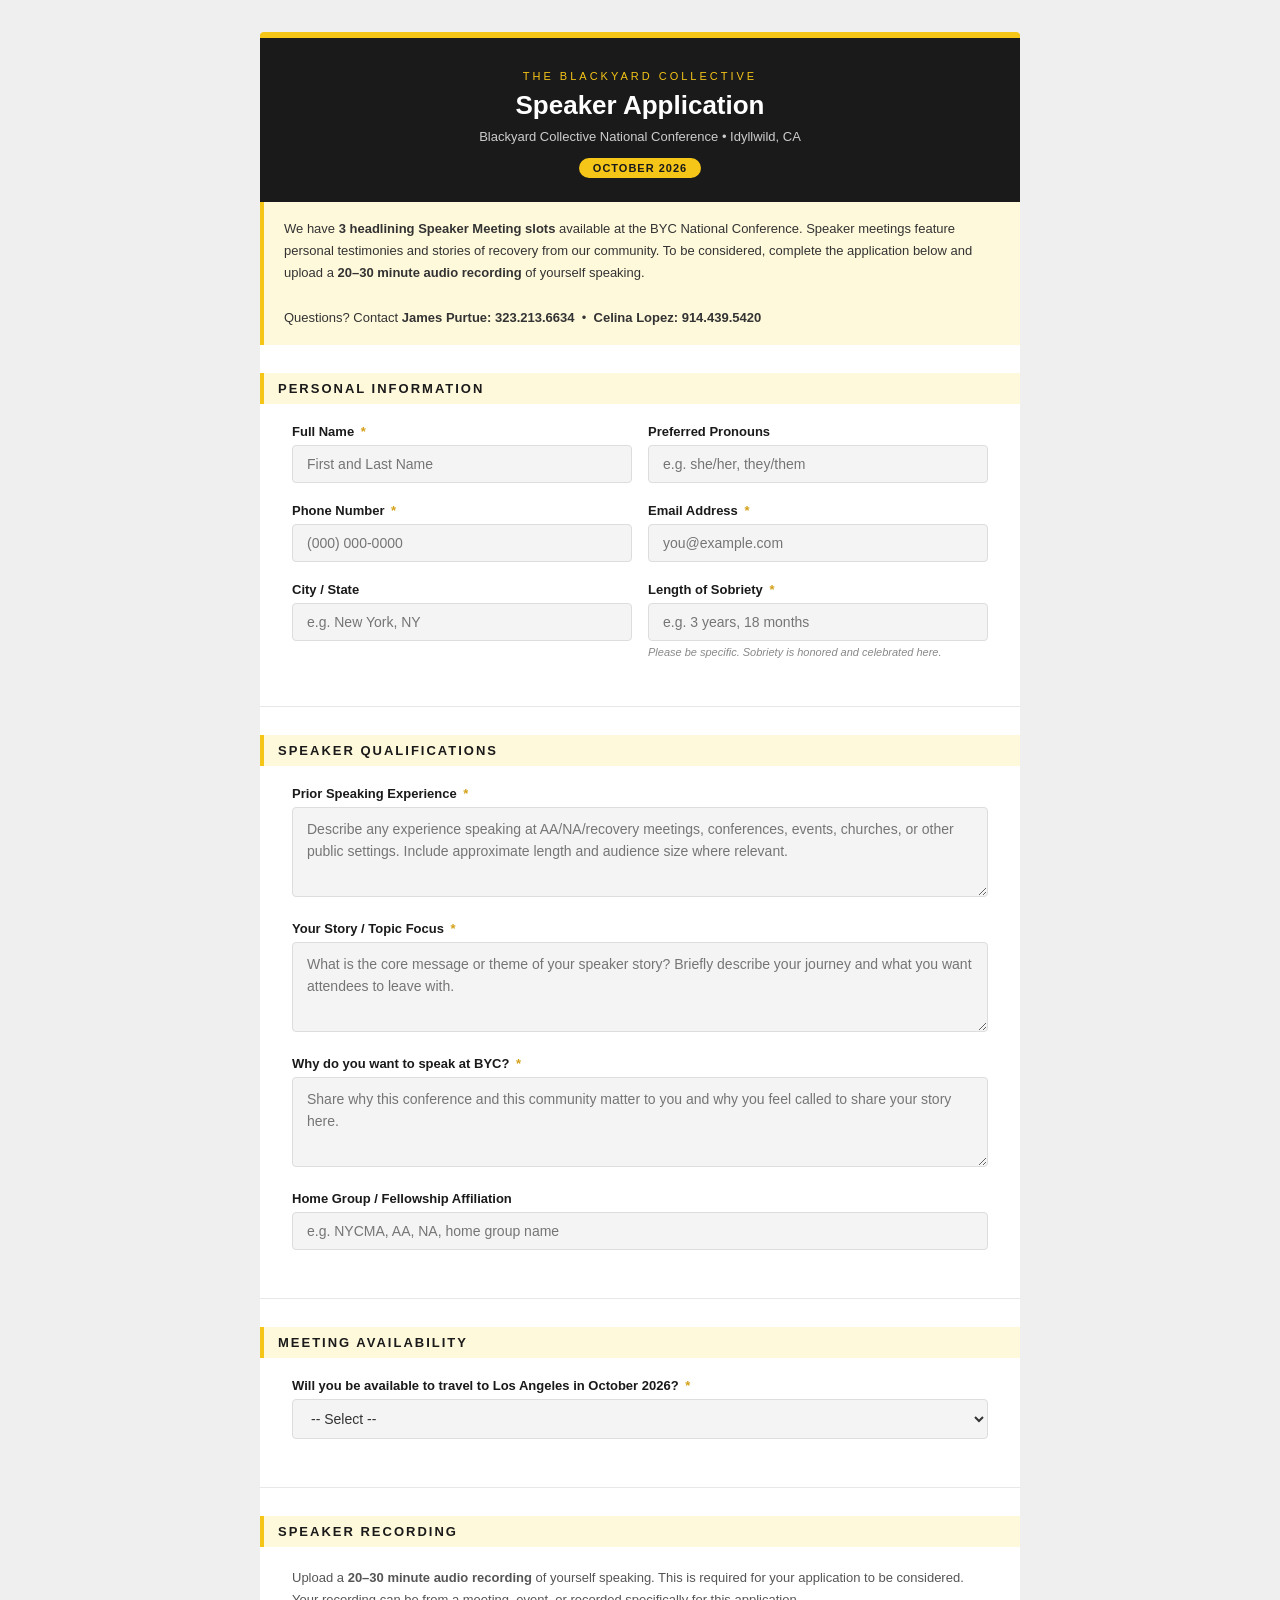
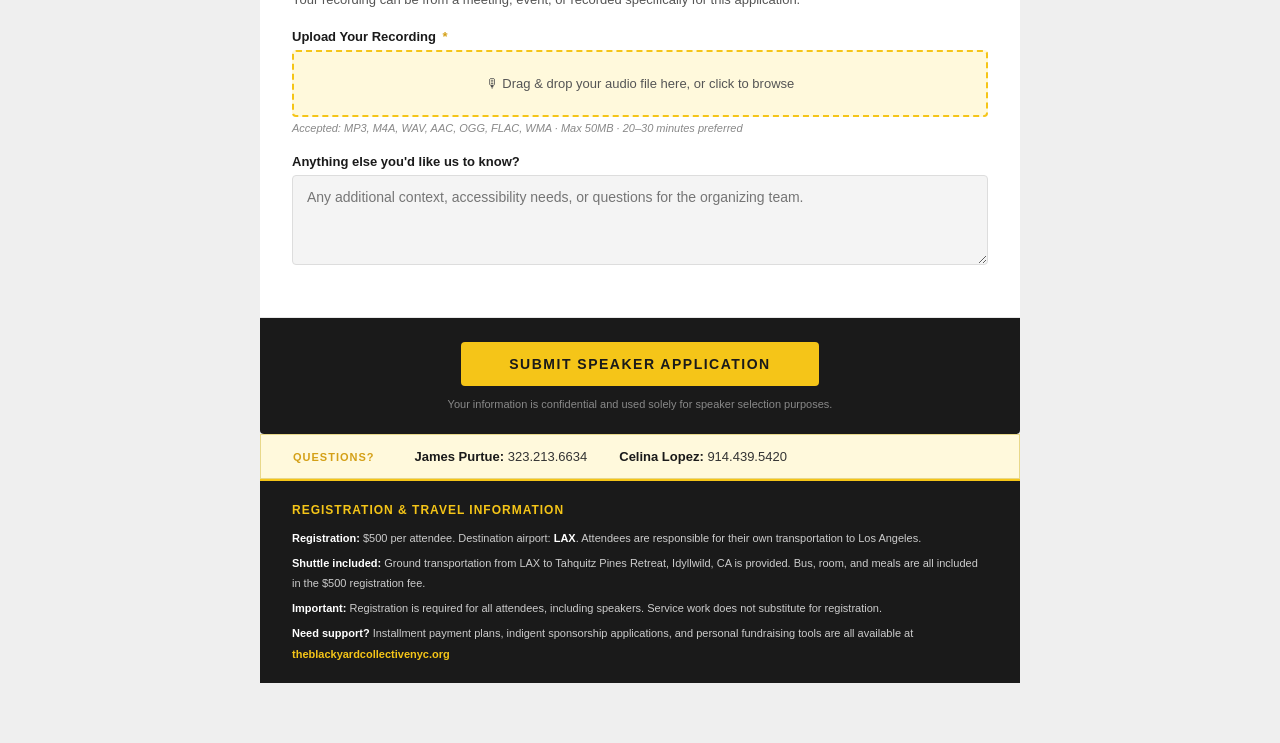
<file: speaker.html>
<!DOCTYPE html>
<html lang="en">
<head>
<meta charset="UTF-8">
<meta name="viewport" content="width=device-width, initial-scale=1.0">
<meta property="og:title" content="BYC Speaker Application">
<meta property="og:type" content="website">
<meta name="twitter:title" content="BYC Speaker Application">
<title>BYC Speaker Application</title>
<style>
  :root {
    --byc-black: #1A1A1A;
    --byc-yellow: #F5C518;
    --byc-light-yellow: #FFF9DC;
    --byc-gold: #D4A017;
    --byc-gray: #333333;
    --byc-light-gray: #F4F4F4;
    --white: #FFFFFF;
  }

  * { box-sizing: border-box; margin: 0; padding: 0; }

  body {
    font-family: 'Arial', sans-serif;
    background: #EFEFEF;
    color: var(--byc-gray);
    padding: 32px 16px 60px;
  }

  .page-wrapper {
    max-width: 760px;
    margin: 0 auto;
  }

  .header {
    background: var(--byc-black);
    color: var(--white);
    text-align: center;
    padding: 32px 24px 24px;
    border-top: 6px solid var(--byc-yellow);
    border-radius: 4px 4px 0 0;
  }

  .header .org-name {
    font-size: 11px;
    letter-spacing: 3px;
    text-transform: uppercase;
    color: var(--byc-yellow);
    margin-bottom: 8px;
  }

  .header h1 {
    font-size: 26px;
    font-weight: 900;
    color: var(--white);
    line-height: 1.2;
    margin-bottom: 8px;
  }

  .header .subtitle {
    font-size: 13px;
    color: #CCCCCC;
    margin-top: 6px;
  }

  .header .event-badge {
    display: inline-block;
    background: var(--byc-yellow);
    color: var(--byc-black);
    font-size: 11px;
    font-weight: 700;
    letter-spacing: 1px;
    padding: 4px 14px;
    border-radius: 100px;
    margin-top: 14px;
    text-transform: uppercase;
  }

  .intro-banner {
    background: var(--byc-light-yellow);
    border-left: 4px solid var(--byc-yellow);
    padding: 16px 20px;
    font-size: 13px;
    line-height: 1.7;
    color: var(--byc-gray);
  }

  .form-card {
    background: var(--white);
    padding: 28px 32px;
    border-bottom: 1px solid #E8E8E8;
  }

  .section-title {
    font-size: 13px;
    font-weight: 800;
    letter-spacing: 2px;
    text-transform: uppercase;
    color: var(--byc-black);
    background: var(--byc-light-yellow);
    border-left: 4px solid var(--byc-yellow);
    padding: 8px 14px;
    margin: 0 -32px 20px;
  }

  .field-group {
    margin-bottom: 20px;
  }

  .field-group label {
    display: block;
    font-size: 13px;
    font-weight: 700;
    color: var(--byc-black);
    margin-bottom: 6px;
  }

  .field-group label .required {
    color: var(--byc-gold);
    margin-left: 3px;
  }

  .field-group input[type="text"],
  .field-group input[type="email"],
  .field-group input[type="tel"],
  .field-group select,
  .field-group textarea {
    width: 100%;
    padding: 10px 14px;
    border: 1.5px solid #DDDDDD;
    border-radius: 4px;
    font-size: 14px;
    font-family: Arial, sans-serif;
    color: var(--byc-gray);
    background: var(--byc-light-gray);
    transition: border-color 0.2s;
    outline: none;
  }

  .field-group input:focus,
  .field-group select:focus,
  .field-group textarea:focus {
    border-color: var(--byc-yellow);
    background: #FFFFF8;
  }

  .field-group textarea {
    resize: vertical;
    min-height: 90px;
    line-height: 1.6;
  }

  .field-group select { cursor: pointer; }

  .field-row {
    display: grid;
    grid-template-columns: 1fr 1fr;
    gap: 16px;
  }

  .checkbox-group {
    display: grid;
    grid-template-columns: 1fr 1fr;
    gap: 10px;
    margin-top: 6px;
  }

  .checkbox-item {
    display: flex;
    align-items: center;
    gap: 8px;
    font-size: 13px;
    color: var(--byc-gray);
    cursor: pointer;
    padding: 8px 12px;
    border: 1.5px solid #DDDDDD;
    border-radius: 4px;
    background: var(--byc-light-gray);
    transition: all 0.15s;
  }

  .checkbox-item:hover {
    border-color: var(--byc-yellow);
    background: var(--byc-light-yellow);
  }

  .checkbox-item input[type="checkbox"] {
    width: 16px;
    height: 16px;
    accent-color: var(--byc-black);
    flex-shrink: 0;
  }

  .field-note {
    font-size: 11px;
    color: #888;
    margin-top: 5px;
    font-style: italic;
  }

  .upload-zone {
    border: 2px dashed var(--byc-yellow);
    background: var(--byc-light-yellow);
    border-radius: 4px;
    padding: 24px;
    text-align: center;
    cursor: pointer;
    font-size: 13px;
    color: #555;
    transition: border-color 0.2s, background 0.2s;
    margin-top: 6px;
  }

  .upload-zone:hover {
    border-color: var(--byc-gold);
    background: #FFF3C0;
  }

  .upload-zone.drag-over {
    border-color: var(--byc-gold);
    background: #FFF3C0;
  }

  .upload-zone .upload-filename {
    font-weight: 700;
    color: var(--byc-black);
  }

  .submit-section {
    background: var(--byc-black);
    padding: 24px 32px;
    text-align: center;
    border-radius: 0 0 4px 4px;
  }

  .submit-btn {
    background: var(--byc-yellow);
    color: var(--byc-black);
    font-size: 14px;
    font-weight: 900;
    letter-spacing: 1.5px;
    text-transform: uppercase;
    border: none;
    padding: 14px 48px;
    border-radius: 4px;
    cursor: pointer;
    transition: opacity 0.2s;
  }

  .submit-btn:hover { opacity: 0.85; }

  .submit-note {
    font-size: 11px;
    color: #888;
    margin-top: 12px;
  }

  .contacts-bar {
    background: var(--byc-light-yellow);
    border: 1px solid #E8D88A;
    padding: 14px 32px;
    display: flex;
    align-items: center;
    gap: 32px;
    flex-wrap: wrap;
    font-size: 13px;
  }

  .contacts-bar strong { color: var(--byc-black); }

  .contacts-bar .label {
    font-size: 11px;
    text-transform: uppercase;
    letter-spacing: 1px;
    color: var(--byc-gold);
    font-weight: 700;
    margin-right: 8px;
  }

  @media (max-width: 600px) {
    .field-row { grid-template-columns: 1fr; }
    .checkbox-group { grid-template-columns: 1fr; }
    .form-card { padding: 20px 18px; }
    .section-title { margin: 0 -18px 16px; }
  }
</style>
</head>
<body>
<div class="page-wrapper">

  <!-- Header -->
  <div class="header">
    <div class="org-name">The Blackyard Collective</div>
    <h1>Speaker Application</h1>
    <div class="subtitle">Blackyard Collective National Conference &bull; Idyllwild, CA</div>
    <div class="event-badge">October 2026</div>
  </div>

  <!-- Intro -->
  <div class="intro-banner">
    We have <strong>3 headlining Speaker Meeting slots</strong> available at the BYC National Conference. Speaker meetings feature personal testimonies and stories of recovery from our community. To be considered, complete the application below and upload a <strong>20–30 minute audio recording</strong> of yourself speaking.
    <br><br>
    Questions? Contact <strong>James Purtue: 323.213.6634</strong> &nbsp;&bull;&nbsp; <strong>Celina Lopez: 914.439.5420</strong>
  </div>

  <!-- Success Message -->
  <div id="success-msg" style="display:none; background:#1A1A1A; color:#F5C518; text-align:center; padding:32px 24px; border-radius:4px; margin-bottom:16px; border-top:6px solid #F5C518;">
    <div style="font-size:28px; margin-bottom:10px;">&#10003;</div>
    <div style="font-size:18px; font-weight:900; margin-bottom:6px;">Speaker Application Submitted!</div>
    <div style="font-size:13px; color:#ccc;">Thank you for applying. James or Celina will be in touch soon.<br>Questions? James Purtue: 323.213.6634 &nbsp;&bull;&nbsp; Celina Lopez: 914.439.5420</div>
  </div>

  <form id="speaker-form" action="https://formspree.io/f/xdabbjjn" method="POST">
    <input type="hidden" name="_subject" value="BYC Speaker Application – New Submission">
    <input type="hidden" name="Form Type" value="Speaker Application">
    <textarea name="_autoresponse" style="display:none">Thank you for signing up and offering your time, energy, and willingness to be of service with Black Yard Collective. 💛

We've received your submission and your information has been safely saved.

As responses continue to come in, our team will review all interest forms and work thoughtfully to build a balanced and meaningful experience across workshops, meetings, and service opportunities. Once assignments and needs are finalized, someone from our team will reach back out to confirm availability, commitment, and next steps.

We truly appreciate your willingness to contribute and be part of creating something special with our community.

With gratitude,
The Black Yard Collective Team</textarea>

    <!-- PERSONAL INFORMATION -->
    <div class="form-card">
      <div class="section-title">Personal Information</div>

      <div class="field-row">
        <div class="field-group">
          <label>Full Name <span class="required">*</span></label>
          <input type="text" name="Full Name" placeholder="First and Last Name" required>
        </div>
        <div class="field-group">
          <label>Preferred Pronouns</label>
          <input type="text" name="Preferred Pronouns" placeholder="e.g. she/her, they/them">
        </div>
      </div>

      <div class="field-row">
        <div class="field-group">
          <label>Phone Number <span class="required">*</span></label>
          <input type="tel" name="Phone Number" placeholder="(000) 000-0000" required>
        </div>
        <div class="field-group">
          <label>Email Address <span class="required">*</span></label>
          <input type="email" name="_replyto" placeholder="you@example.com" required>
        </div>
      </div>

      <div class="field-row">
        <div class="field-group">
          <label>City / State</label>
          <input type="text" name="City / State" placeholder="e.g. New York, NY">
        </div>
        <div class="field-group">
          <label>Length of Sobriety <span class="required">*</span></label>
          <input type="text" name="Length of Sobriety" placeholder="e.g. 3 years, 18 months" required>
          <div class="field-note">Please be specific. Sobriety is honored and celebrated here.</div>
        </div>
      </div>
    </div>

    <!-- SPEAKER QUALIFICATIONS -->
    <div class="form-card">
      <div class="section-title">Speaker Qualifications</div>

      <div class="field-group">
        <label>Prior Speaking Experience <span class="required">*</span></label>
        <textarea name="Prior Speaking Experience" placeholder="Describe any experience speaking at AA/NA/recovery meetings, conferences, events, churches, or other public settings. Include approximate length and audience size where relevant." required></textarea>
      </div>

      <div class="field-group">
        <label>Your Story / Topic Focus <span class="required">*</span></label>
        <textarea name="Story / Topic Focus" placeholder="What is the core message or theme of your speaker story? Briefly describe your journey and what you want attendees to leave with." required></textarea>
      </div>

      <div class="field-group">
        <label>Why do you want to speak at BYC? <span class="required">*</span></label>
        <textarea name="Why BYC" placeholder="Share why this conference and this community matter to you and why you feel called to share your story here." required></textarea>
      </div>

      <div class="field-group">
        <label>Home Group / Fellowship Affiliation</label>
        <input type="text" name="Home Group / Affiliation" placeholder="e.g. NYCMA, AA, NA, home group name">
      </div>
    </div>

    <!-- MEETING AVAILABILITY -->
    <div class="form-card">
      <div class="section-title">Meeting Availability</div>

      <div class="field-group">
        <label>Will you be available to travel to Los Angeles in October 2026? <span class="required">*</span></label>
        <select name="LA Travel Availability" required>
          <option value="">-- Select --</option>
          <option>Yes – confirmed</option>
          <option>Yes – pending confirmation</option>
          <option>Need support (travel assistance)</option>
          <option>Unsure at this time</option>
        </select>
      </div>
    </div>

    <!-- AUDIO UPLOAD -->
    <div class="form-card">
      <div class="section-title">Speaker Recording</div>

      <p style="font-size:13px;color:#555;line-height:1.7;margin-bottom:18px;">
        Upload a <strong>20–30 minute audio recording</strong> of yourself speaking. This is required for your application to be considered. Your recording can be from a meeting, event, or recorded specifically for this application.
      </p>

      <div class="field-group">
        <label>Upload Your Recording <span class="required">*</span></label>
        <div class="upload-zone" id="speaker-upload-zone">
          🎙 Drag &amp; drop your audio file here, or click to browse
        </div>
        <input type="file" id="speaker-audio-input" name="Speaker Audio" accept=".mp3,.m4a,.m4b,.aac,.wav,.ogg,.oga,.flac,.wma" required style="display:none">
        <div class="field-note">Accepted: MP3, M4A, WAV, AAC, OGG, FLAC, WMA &middot; Max 50MB &middot; 20–30 minutes preferred</div>
      </div>

      <div class="field-group">
        <label>Anything else you'd like us to know?</label>
        <textarea name="Additional Notes" placeholder="Any additional context, accessibility needs, or questions for the organizing team."></textarea>
      </div>
    </div>

    <!-- Submit -->
    <div class="submit-section">
      <button type="submit" class="submit-btn" id="submit-btn">Submit Speaker Application</button>
      <div class="submit-note">Your information is confidential and used solely for speaker selection purposes.</div>
      <div id="error-msg" style="display:none; color:#ffcccc; margin-top:10px; font-size:13px;">Something went wrong. Please try again or contact James: 323.213.6634</div>
    </div>

  </form>

  <div class="contacts-bar">
    <div><span class="label">Questions?</span></div>
    <div><strong>James Purtue:</strong> 323.213.6634</div>
    <div><strong>Celina Lopez:</strong> 914.439.5420</div>
  </div>

  <div style="background:#1A1A1A;padding:18px 32px;font-size:11px;color:#999999;line-height:1.9;border-top:2px solid #F5C518;">
    <p style="margin:0 0 6px;font-size:12px;font-weight:700;color:#F5C518;letter-spacing:1px;text-transform:uppercase;">Registration &amp; Travel Information</p>
    <p style="margin:0 0 4px;color:#cccccc;"><strong style="color:#ffffff;">Registration:</strong> $500 per attendee. Destination airport: <strong style="color:#ffffff;">LAX</strong>. Attendees are responsible for their own transportation to Los Angeles.</p>
    <p style="margin:0 0 4px;color:#cccccc;"><strong style="color:#ffffff;">Shuttle included:</strong> Ground transportation from LAX to Tahquitz Pines Retreat, Idyllwild, CA is provided. Bus, room, and meals are all included in the $500 registration fee.</p>
    <p style="margin:0 0 4px;color:#cccccc;"><strong style="color:#ffffff;">Important:</strong> Registration is required for all attendees, including speakers. Service work does not substitute for registration.</p>
    <p style="margin:0;color:#cccccc;"><strong style="color:#ffffff;">Need support?</strong> Installment payment plans, indigent sponsorship applications, and personal fundraising tools are all available at <strong style="color:#F5C518;">theblackyardcollectivenyc.org</strong></p>
  </div>

</div>

<script>
  // ── Audio upload zone ───────────────────────────────────────────────────────
  (function () {
    const zone  = document.getElementById('speaker-upload-zone');
    const input = document.getElementById('speaker-audio-input');
    if (!zone || !input) return;

    function showFile(file) {
      zone.innerHTML = '<span class="upload-filename">&#10003; ' + file.name + '</span>';
    }

    zone.addEventListener('click', function () { input.click(); });
    input.addEventListener('change', function () {
      if (input.files && input.files[0]) showFile(input.files[0]);
    });

    zone.addEventListener('dragover', function (e) {
      e.preventDefault();
      zone.classList.add('drag-over');
    });
    zone.addEventListener('dragleave', function () {
      zone.classList.remove('drag-over');
    });
    zone.addEventListener('drop', function (e) {
      e.preventDefault();
      zone.classList.remove('drag-over');
      const file = e.dataTransfer.files[0];
      if (file) {
        const dt = new DataTransfer();
        dt.items.add(file);
        input.files = dt.files;
        showFile(file);
      }
    });
  })();

  // ── Form submission ─────────────────────────────────────────────────────────
  const form       = document.getElementById('speaker-form');
  const btn        = document.getElementById('submit-btn');
  const successMsg = document.getElementById('success-msg');
  const errorMsg   = document.getElementById('error-msg');

  form.addEventListener('submit', async function (e) {
    e.preventDefault();
    btn.textContent = 'Sending...';
    btn.disabled = true;
    errorMsg.style.display = 'none';

    const data = new FormData(form);

    try {
      const res = await fetch(form.action, {
        method: 'POST',
        body: data,
        headers: { 'Accept': 'application/json' }
      });

      if (res.ok) {
        form.style.display = 'none';
        successMsg.style.display = 'block';
        window.scrollTo({ top: 0, behavior: 'smooth' });
      } else {
        throw new Error('Server error');
      }
    } catch (err) {
      btn.textContent = 'Submit Speaker Application';
      btn.disabled = false;
      errorMsg.style.display = 'block';
    }
  });
</script>
</body>
</html>
</file>
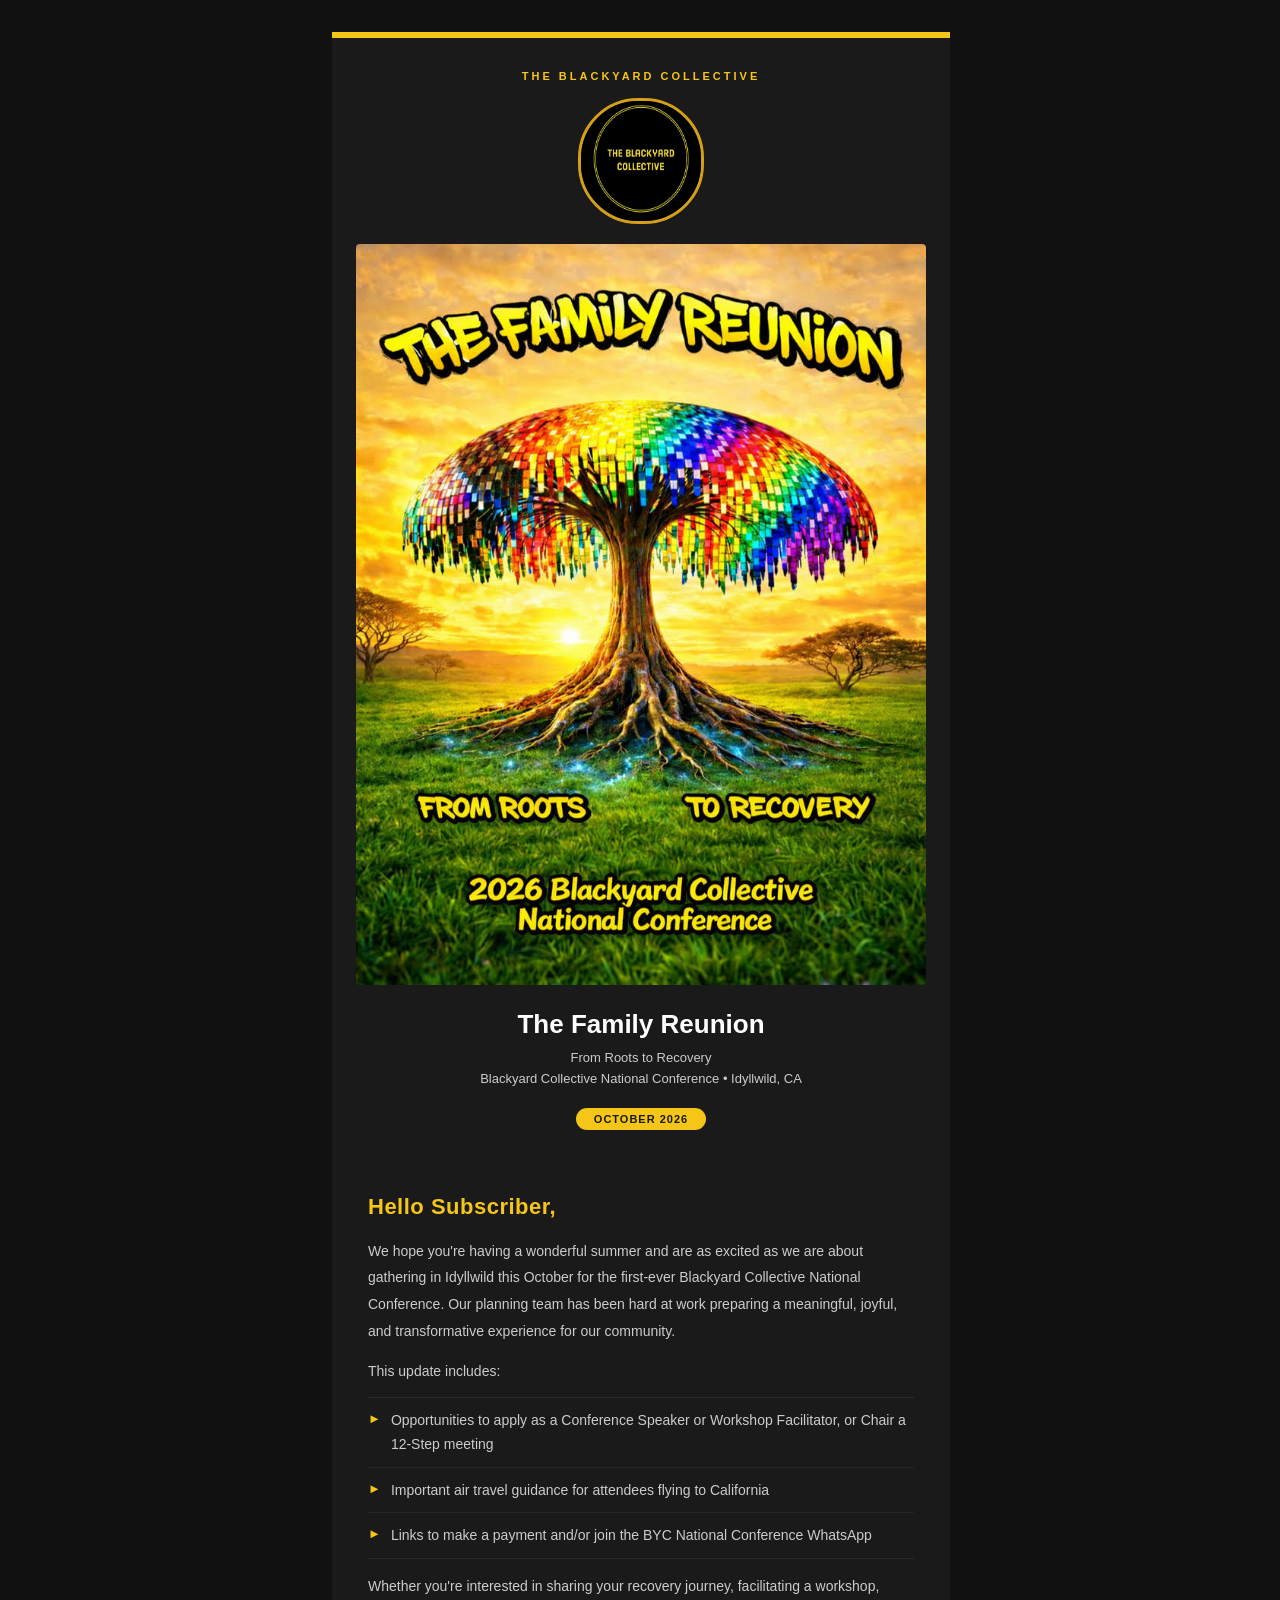
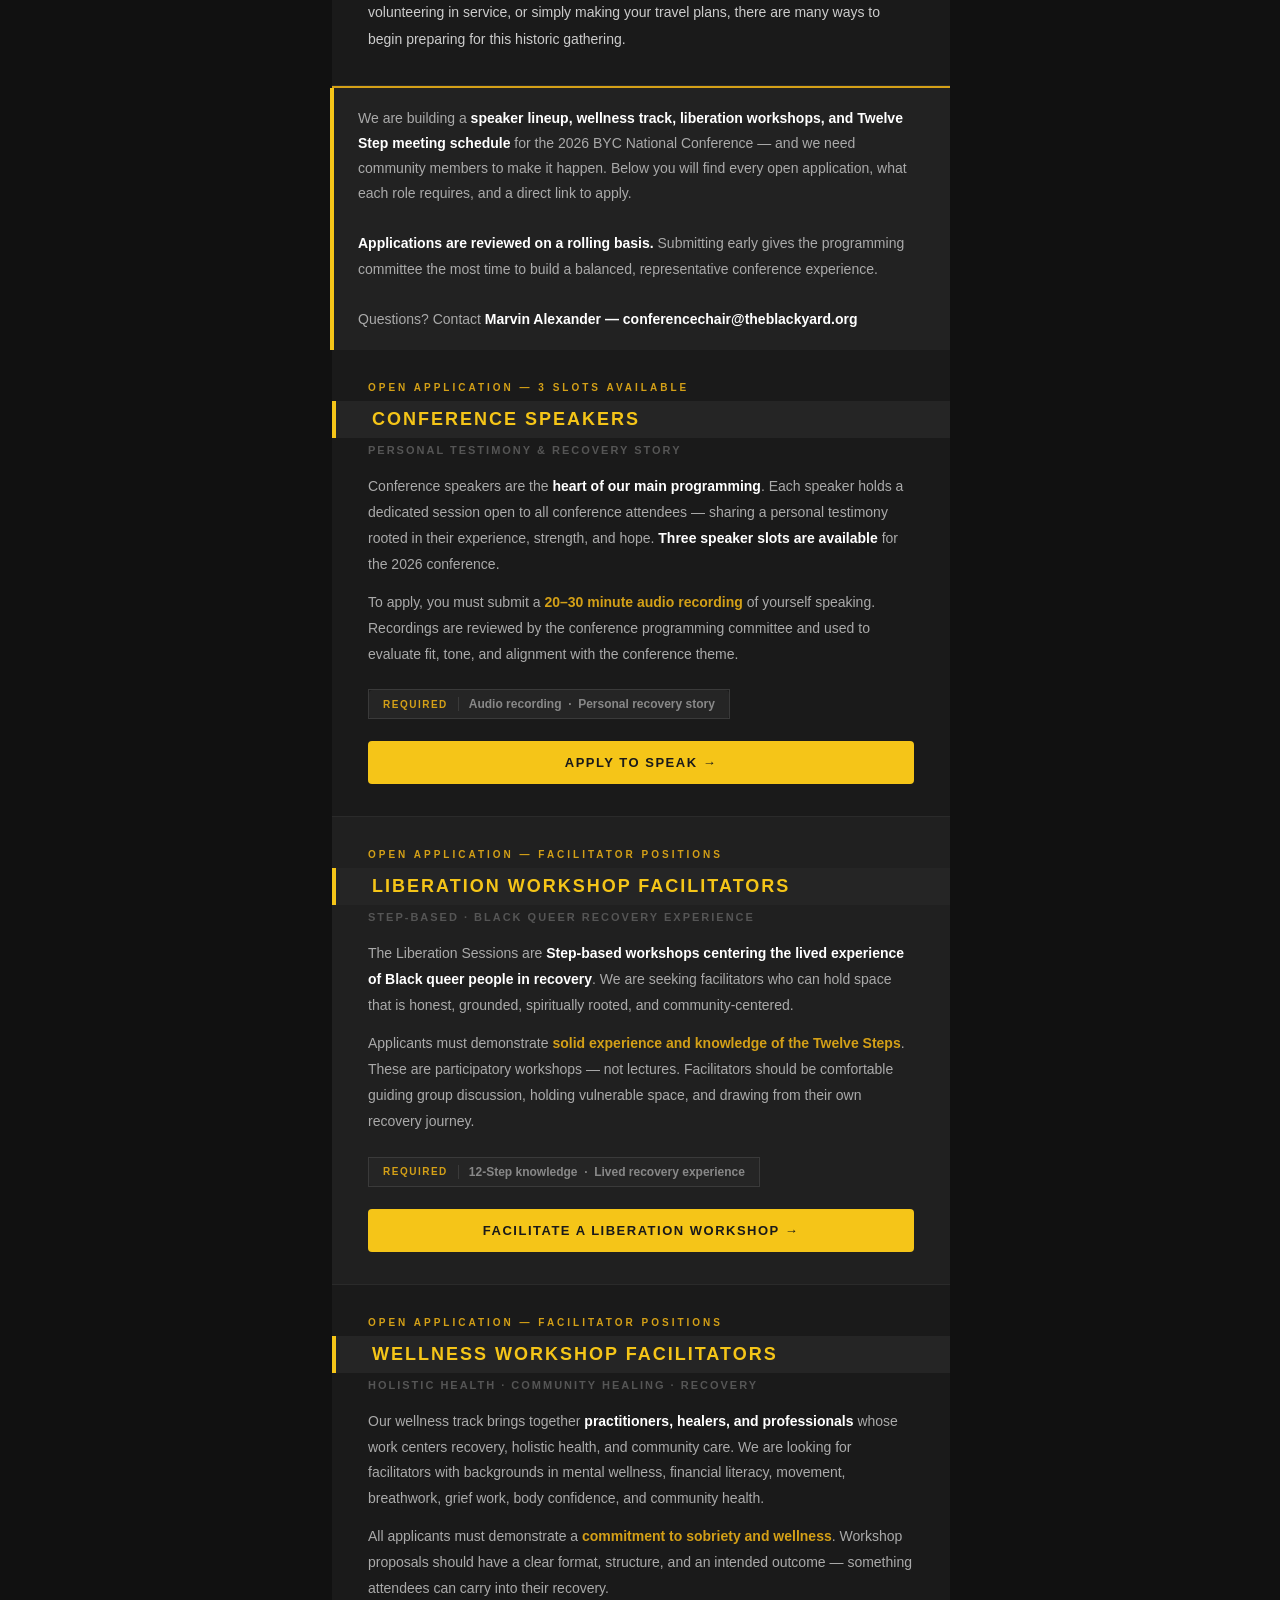
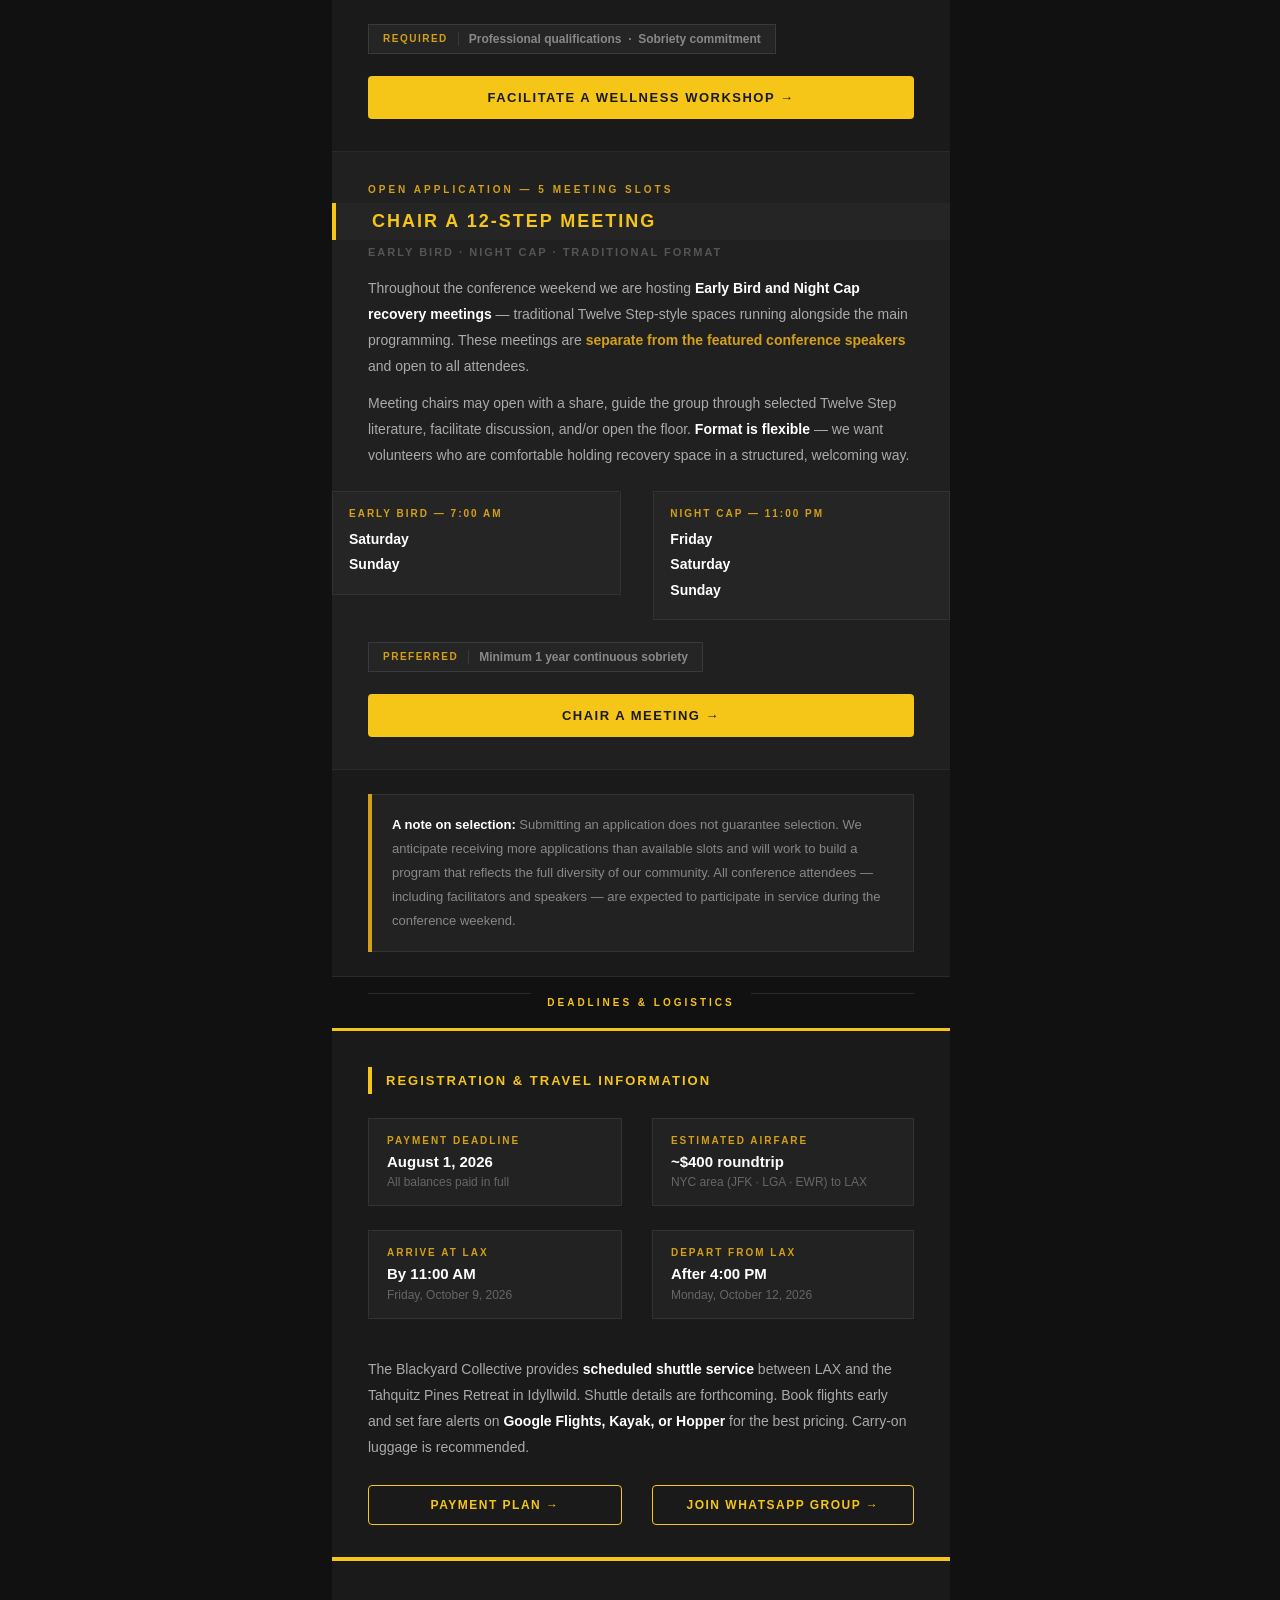
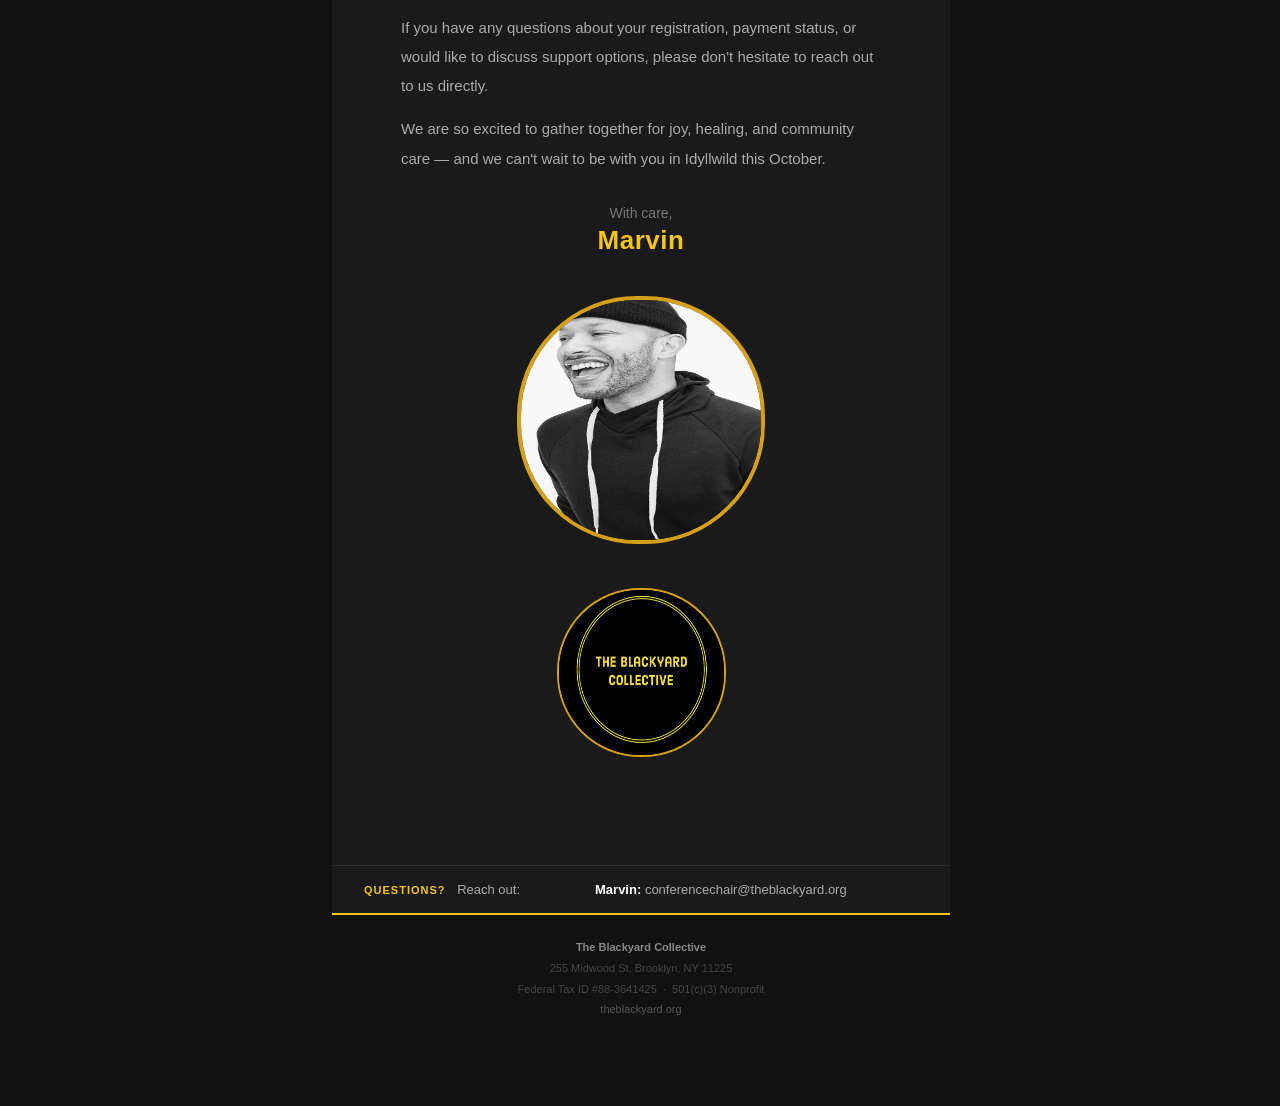
<file: newsletter/email.html>
<!DOCTYPE html>
<html lang="en" xmlns:v="urn:schemas-microsoft-com:vml" xmlns:o="urn:schemas-microsoft-com:office:office">
<head>
<meta charset="UTF-8">
<meta name="viewport" content="width=device-width, initial-scale=1.0">
<meta http-equiv="X-UA-Compatible" content="IE=edge">
<meta name="x-apple-disable-message-reformatting">
<title>Apply to Serve — BYC National Conference 2026</title>
<!--[if mso]>
<noscript><xml><o:OfficeDocumentSettings><o:PixelsPerInch>96</o:PixelsPerInch></o:OfficeDocumentSettings></xml></noscript>
<![endif]-->
<style>
  body, table, td, p, a, li, span { margin:0; padding:0; font-family:Arial,Helvetica,sans-serif; }
  body { background-color:#111111; -webkit-text-size-adjust:100%; -ms-text-size-adjust:100%; }
  img { border:0; display:block; line-height:100%; outline:none; text-decoration:none; -ms-interpolation-mode:bicubic; }
  table { border-collapse:collapse; mso-table-lspace:0pt; mso-table-rspace:0pt; }
  a { color:#F5C518; }
  @media screen and (max-width:620px) {
    .wrapper   { width:100% !important; }
    .mob-pad   { padding-left:18px !important; padding-right:18px !important; }
    .mob-block { display:block !important; width:100% !important; padding-right:0 !important; padding-bottom:10px !important; }
    .mob-hide  { display:none !important; }
    .mob-h1    { font-size:22px !important; }
    .mob-img-headshot { width:180px !important; height:180px !important; }
    .mob-img-seal     { width:130px !important; height:130px !important; }
  }
</style>
</head>
<body style="margin:0;padding:0;background-color:#111111;">

<!-- Outer wrapper -->
<table role="presentation" width="100%" cellpadding="0" cellspacing="0" border="0" bgcolor="#111111" style="background-color:#111111;">
<tr><td align="center" style="padding:32px 16px 64px;">

<!-- Main 620px table -->
<table class="wrapper" role="presentation" width="620" cellpadding="0" cellspacing="0" border="0" style="max-width:620px;width:100%;">


<!-- ═══════════════════════════════════════════════════════════════════ HERO -->
<tr>
  <td align="center" bgcolor="#1A1A1A" style="background-color:#1A1A1A;padding:32px 24px 28px;border-top:6px solid #F5C518;border-radius:4px 4px 0 0;">
    <p style="margin:0 0 16px;font-family:Arial,Helvetica,sans-serif;font-size:11px;font-weight:700;letter-spacing:3px;text-transform:uppercase;color:#F5C518;">The Blackyard Collective</p>
    <img src="https://compscigrad.github.io/byc-form/newsletter/byc_bubble.jpg" alt="The Blackyard Collective" width="120" height="120" style="width:120px;height:120px;border-radius:60px;display:block;margin:0 auto 20px;border:3px solid #D4A017;">
    <img src="https://compscigrad.github.io/byc-form/newsletter/byc_tree.jpg" alt="The Family Reunion — BYC National Conference 2026" width="572" style="width:100%;max-width:572px;display:block;margin:0 auto 24px;border-radius:4px;">
    <h1 class="mob-h1" style="margin:0 0 8px;font-family:Arial,Helvetica,sans-serif;font-size:26px;font-weight:900;color:#FFFFFF;line-height:1.2;">The Family Reunion</h1>
    <p style="margin:0 0 18px;font-family:Arial,Helvetica,sans-serif;font-size:13px;color:#CCCCCC;line-height:1.6;">From Roots to Recovery<br>Blackyard Collective National Conference &bull; Idyllwild, CA</p>
    <span style="display:inline-block;background-color:#F5C518;color:#1A1A1A;font-family:Arial,Helvetica,sans-serif;font-size:11px;font-weight:700;letter-spacing:1px;padding:5px 18px;border-radius:100px;text-transform:uppercase;">October 2026</span>
  </td>
</tr>


<!-- ═══════════════════════════════════════════════ EDITORIAL WELCOME LETTER -->
<tr>
  <td bgcolor="#1A1A1A" class="mob-pad" style="background-color:#1A1A1A;padding:36px 36px 32px;border-bottom:1px solid #2A2A2A;">
    <p style="margin:0 0 18px;font-family:Arial,Helvetica,sans-serif;font-size:22px;font-weight:900;color:#F5C518;letter-spacing:0.5px;">Hello Subscriber,</p>
    <p style="margin:0 0 14px;font-family:Arial,Helvetica,sans-serif;font-size:14px;line-height:1.9;color:#CCCCCC;">We hope you're having a wonderful summer and are as excited as we are about gathering in Idyllwild this October for the first-ever Blackyard Collective National Conference. Our planning team has been hard at work preparing a meaningful, joyful, and transformative experience for our community.</p>
    <p style="margin:0 0 12px;font-family:Arial,Helvetica,sans-serif;font-size:14px;line-height:1.9;color:#CCCCCC;">This update includes:</p>
    <!-- Bullets -->
    <table role="presentation" width="100%" cellpadding="0" cellspacing="0" border="0" style="border-top:1px solid #2A2A2A;border-bottom:1px solid #2A2A2A;margin-bottom:14px;">
      <tr><td style="padding:10px 0;border-bottom:1px solid #252525;">
        <table role="presentation" cellpadding="0" cellspacing="0" border="0"><tr>
          <td style="font-family:Arial,Helvetica,sans-serif;font-size:13px;color:#F5C518;padding-right:10px;vertical-align:top;line-height:1.75;">&#9658;</td>
          <td style="font-family:Arial,Helvetica,sans-serif;font-size:14px;line-height:1.75;color:#CCCCCC;">Opportunities to apply as a Conference Speaker or Workshop Facilitator, or Chair a 12-Step meeting</td>
        </tr></table>
      </td></tr>
      <tr><td style="padding:10px 0;border-bottom:1px solid #252525;">
        <table role="presentation" cellpadding="0" cellspacing="0" border="0"><tr>
          <td style="font-family:Arial,Helvetica,sans-serif;font-size:13px;color:#F5C518;padding-right:10px;vertical-align:top;line-height:1.75;">&#9658;</td>
          <td style="font-family:Arial,Helvetica,sans-serif;font-size:14px;line-height:1.75;color:#CCCCCC;">Important air travel guidance for attendees flying to California</td>
        </tr></table>
      </td></tr>
      <tr><td style="padding:10px 0;">
        <table role="presentation" cellpadding="0" cellspacing="0" border="0"><tr>
          <td style="font-family:Arial,Helvetica,sans-serif;font-size:13px;color:#F5C518;padding-right:10px;vertical-align:top;line-height:1.75;">&#9658;</td>
          <td style="font-family:Arial,Helvetica,sans-serif;font-size:14px;line-height:1.75;color:#CCCCCC;">Links to make a payment and/or join the BYC National Conference WhatsApp</td>
        </tr></table>
      </td></tr>
    </table>
    <p style="margin:0;font-family:Arial,Helvetica,sans-serif;font-size:14px;line-height:1.9;color:#CCCCCC;">Whether you're interested in sharing your recovery journey, facilitating a workshop, volunteering in service, or simply making your travel plans, there are many ways to begin preparing for this historic gathering.</p>
  </td>
</tr>


<!-- Gold rule -->
<tr><td bgcolor="#D4A017" style="background-color:#D4A017;height:2px;font-size:0;line-height:0;">&nbsp;</td></tr>


<!-- ═══════════════════════════════════════════════════════════ INTRO BANNER -->
<tr>
  <td bgcolor="#222222" class="mob-pad" style="background-color:#222222;padding:18px 24px;border-left:4px solid #F5C518;">
    <p style="margin:0;font-family:Arial,Helvetica,sans-serif;font-size:14px;line-height:1.8;color:#AAAAAA;">We are building a <strong style="color:#FFFFFF;">speaker lineup, wellness track, liberation workshops, and Twelve Step meeting schedule</strong> for the 2026 BYC National Conference — and we need community members to make it happen. Below you will find every open application, what each role requires, and a direct link to apply.<br><br><strong style="color:#FFFFFF;">Applications are reviewed on a rolling basis.</strong> Submitting early gives the programming committee the most time to build a balanced, representative conference experience.<br><br>Questions? Contact <strong style="color:#FFFFFF;">Marvin Alexander — conferencechair@theblackyard.org</strong></p>
  </td>
</tr>


<!-- ═══════════════════════════════════════════════════ CONFERENCE SPEAKERS -->
<tr>
  <td bgcolor="#1A1A1A" style="background-color:#1A1A1A;border-bottom:1px solid #2A2A2A;">
    <p class="mob-pad" style="margin:0;padding:32px 36px 8px;font-family:Arial,Helvetica,sans-serif;font-size:10px;font-weight:800;letter-spacing:3px;text-transform:uppercase;color:#D4A017;">Open Application &mdash; 3 Slots Available</p>
    <table role="presentation" width="100%" cellpadding="0" cellspacing="0" border="0" style="margin-bottom:6px;">
      <tr><td bgcolor="#252525" style="background-color:#252525;padding:8px 36px;border-left:4px solid #F5C518;">
        <p style="margin:0;font-family:Arial,Helvetica,sans-serif;font-size:18px;font-weight:800;letter-spacing:2px;text-transform:uppercase;color:#F5C518;">Conference Speakers</p>
      </td></tr>
    </table>
    <p class="mob-pad" style="margin:0 0 18px;padding:0 36px;font-family:Arial,Helvetica,sans-serif;font-size:11px;font-weight:700;letter-spacing:2px;text-transform:uppercase;color:#555555;">Personal Testimony &amp; Recovery Story</p>
    <p class="mob-pad" style="margin:0 0 12px;padding:0 36px;font-family:Arial,Helvetica,sans-serif;font-size:14px;line-height:1.85;color:#AAAAAA;">Conference speakers are the <strong style="color:#FFFFFF;">heart of our main programming</strong>. Each speaker holds a dedicated session open to all conference attendees — sharing a personal testimony rooted in their experience, strength, and hope. <strong style="color:#FFFFFF;">Three speaker slots are available</strong> for the 2026 conference.</p>
    <p class="mob-pad" style="margin:0 0 22px;padding:0 36px;font-family:Arial,Helvetica,sans-serif;font-size:14px;line-height:1.85;color:#AAAAAA;">To apply, you must submit a <strong style="color:#D4A017;">20&ndash;30 minute audio recording</strong> of yourself speaking. Recordings are reviewed by the conference programming committee and used to evaluate fit, tone, and alignment with the conference theme.</p>
    <!-- Req pill -->
    <table role="presentation" cellpadding="0" cellspacing="0" border="0" style="margin:0 36px 22px;">
      <tr><td bgcolor="#252525" style="background-color:#252525;border:1.5px solid #3A3A3A;border-radius:4px;padding:7px 14px;">
        <table role="presentation" cellpadding="0" cellspacing="0" border="0"><tr>
          <td style="font-family:Arial,Helvetica,sans-serif;font-size:10px;font-weight:800;text-transform:uppercase;letter-spacing:1.5px;color:#D4A017;padding-right:10px;border-right:1px solid #3A3A3A;">Required</td>
          <td style="font-family:Arial,Helvetica,sans-serif;font-size:12px;font-weight:600;color:#888888;padding-left:10px;">Audio recording &nbsp;&middot;&nbsp; Personal recovery story</td>
        </tr></table>
      </td></tr>
    </table>
    <table role="presentation" width="100%" cellpadding="0" cellspacing="0" border="0">
      <tr><td class="mob-pad" style="padding:0 36px 32px;">
        <a href="https://compscigrad.github.io/byc-form/speaker.html" style="display:block;background-color:#F5C518;color:#1A1A1A;font-family:Arial,Helvetica,sans-serif;font-size:13px;font-weight:900;letter-spacing:1.5px;text-transform:uppercase;text-decoration:none;text-align:center;padding:14px 32px;border-radius:4px;">Apply to Speak &rarr;</a>
      </td></tr>
    </table>
  </td>
</tr>


<!-- ══════════════════════════════════════════ LIBERATION WORKSHOP FACILITATORS -->
<tr>
  <td bgcolor="#202020" style="background-color:#202020;border-bottom:1px solid #2A2A2A;">
    <p class="mob-pad" style="margin:0;padding:32px 36px 8px;font-family:Arial,Helvetica,sans-serif;font-size:10px;font-weight:800;letter-spacing:3px;text-transform:uppercase;color:#D4A017;">Open Application &mdash; Facilitator Positions</p>
    <table role="presentation" width="100%" cellpadding="0" cellspacing="0" border="0" style="margin-bottom:6px;">
      <tr><td bgcolor="#252525" style="background-color:#252525;padding:8px 36px;border-left:4px solid #F5C518;">
        <p style="margin:0;font-family:Arial,Helvetica,sans-serif;font-size:18px;font-weight:800;letter-spacing:2px;text-transform:uppercase;color:#F5C518;">Liberation Workshop Facilitators</p>
      </td></tr>
    </table>
    <p class="mob-pad" style="margin:0 0 18px;padding:0 36px;font-family:Arial,Helvetica,sans-serif;font-size:11px;font-weight:700;letter-spacing:2px;text-transform:uppercase;color:#555555;">Step-Based &middot; Black Queer Recovery Experience</p>
    <p class="mob-pad" style="margin:0 0 12px;padding:0 36px;font-family:Arial,Helvetica,sans-serif;font-size:14px;line-height:1.85;color:#AAAAAA;">The Liberation Sessions are <strong style="color:#FFFFFF;">Step-based workshops centering the lived experience of Black queer people in recovery</strong>. We are seeking facilitators who can hold space that is honest, grounded, spiritually rooted, and community-centered.</p>
    <p class="mob-pad" style="margin:0 0 22px;padding:0 36px;font-family:Arial,Helvetica,sans-serif;font-size:14px;line-height:1.85;color:#AAAAAA;">Applicants must demonstrate <strong style="color:#D4A017;">solid experience and knowledge of the Twelve Steps</strong>. These are participatory workshops — not lectures. Facilitators should be comfortable guiding group discussion, holding vulnerable space, and drawing from their own recovery journey.</p>
    <table role="presentation" cellpadding="0" cellspacing="0" border="0" style="margin:0 36px 22px;">
      <tr><td bgcolor="#252525" style="background-color:#252525;border:1.5px solid #3A3A3A;border-radius:4px;padding:7px 14px;">
        <table role="presentation" cellpadding="0" cellspacing="0" border="0"><tr>
          <td style="font-family:Arial,Helvetica,sans-serif;font-size:10px;font-weight:800;text-transform:uppercase;letter-spacing:1.5px;color:#D4A017;padding-right:10px;border-right:1px solid #3A3A3A;">Required</td>
          <td style="font-family:Arial,Helvetica,sans-serif;font-size:12px;font-weight:600;color:#888888;padding-left:10px;">12-Step knowledge &nbsp;&middot;&nbsp; Lived recovery experience</td>
        </tr></table>
      </td></tr>
    </table>
    <table role="presentation" width="100%" cellpadding="0" cellspacing="0" border="0">
      <tr><td class="mob-pad" style="padding:0 36px 32px;">
        <a href="https://compscigrad.github.io/byc-form/liberation.html" style="display:block;background-color:#F5C518;color:#1A1A1A;font-family:Arial,Helvetica,sans-serif;font-size:13px;font-weight:900;letter-spacing:1.5px;text-transform:uppercase;text-decoration:none;text-align:center;padding:14px 32px;border-radius:4px;">Facilitate a Liberation Workshop &rarr;</a>
      </td></tr>
    </table>
  </td>
</tr>


<!-- ════════════════════════════════════════════ WELLNESS WORKSHOP FACILITATORS -->
<tr>
  <td bgcolor="#1A1A1A" style="background-color:#1A1A1A;border-bottom:1px solid #2A2A2A;">
    <p class="mob-pad" style="margin:0;padding:32px 36px 8px;font-family:Arial,Helvetica,sans-serif;font-size:10px;font-weight:800;letter-spacing:3px;text-transform:uppercase;color:#D4A017;">Open Application &mdash; Facilitator Positions</p>
    <table role="presentation" width="100%" cellpadding="0" cellspacing="0" border="0" style="margin-bottom:6px;">
      <tr><td bgcolor="#252525" style="background-color:#252525;padding:8px 36px;border-left:4px solid #F5C518;">
        <p style="margin:0;font-family:Arial,Helvetica,sans-serif;font-size:18px;font-weight:800;letter-spacing:2px;text-transform:uppercase;color:#F5C518;">Wellness Workshop Facilitators</p>
      </td></tr>
    </table>
    <p class="mob-pad" style="margin:0 0 18px;padding:0 36px;font-family:Arial,Helvetica,sans-serif;font-size:11px;font-weight:700;letter-spacing:2px;text-transform:uppercase;color:#555555;">Holistic Health &middot; Community Healing &middot; Recovery</p>
    <p class="mob-pad" style="margin:0 0 12px;padding:0 36px;font-family:Arial,Helvetica,sans-serif;font-size:14px;line-height:1.85;color:#AAAAAA;">Our wellness track brings together <strong style="color:#FFFFFF;">practitioners, healers, and professionals</strong> whose work centers recovery, holistic health, and community care. We are looking for facilitators with backgrounds in mental wellness, financial literacy, movement, breathwork, grief work, body confidence, and community health.</p>
    <p class="mob-pad" style="margin:0 0 22px;padding:0 36px;font-family:Arial,Helvetica,sans-serif;font-size:14px;line-height:1.85;color:#AAAAAA;">All applicants must demonstrate a <strong style="color:#D4A017;">commitment to sobriety and wellness</strong>. Workshop proposals should have a clear format, structure, and an intended outcome — something attendees can carry into their recovery.</p>
    <table role="presentation" cellpadding="0" cellspacing="0" border="0" style="margin:0 36px 22px;">
      <tr><td bgcolor="#252525" style="background-color:#252525;border:1.5px solid #3A3A3A;border-radius:4px;padding:7px 14px;">
        <table role="presentation" cellpadding="0" cellspacing="0" border="0"><tr>
          <td style="font-family:Arial,Helvetica,sans-serif;font-size:10px;font-weight:800;text-transform:uppercase;letter-spacing:1.5px;color:#D4A017;padding-right:10px;border-right:1px solid #3A3A3A;">Required</td>
          <td style="font-family:Arial,Helvetica,sans-serif;font-size:12px;font-weight:600;color:#888888;padding-left:10px;">Professional qualifications &nbsp;&middot;&nbsp; Sobriety commitment</td>
        </tr></table>
      </td></tr>
    </table>
    <table role="presentation" width="100%" cellpadding="0" cellspacing="0" border="0">
      <tr><td class="mob-pad" style="padding:0 36px 32px;">
        <a href="https://compscigrad.github.io/byc-form/" style="display:block;background-color:#F5C518;color:#1A1A1A;font-family:Arial,Helvetica,sans-serif;font-size:13px;font-weight:900;letter-spacing:1.5px;text-transform:uppercase;text-decoration:none;text-align:center;padding:14px 32px;border-radius:4px;">Facilitate a Wellness Workshop &rarr;</a>
      </td></tr>
    </table>
  </td>
</tr>


<!-- ════════════════════════════════════════════════════ CHAIR A 12-STEP MEETING -->
<tr>
  <td bgcolor="#202020" style="background-color:#202020;border-bottom:1px solid #2A2A2A;">
    <p class="mob-pad" style="margin:0;padding:32px 36px 8px;font-family:Arial,Helvetica,sans-serif;font-size:10px;font-weight:800;letter-spacing:3px;text-transform:uppercase;color:#D4A017;">Open Application &mdash; 5 Meeting Slots</p>
    <table role="presentation" width="100%" cellpadding="0" cellspacing="0" border="0" style="margin-bottom:6px;">
      <tr><td bgcolor="#252525" style="background-color:#252525;padding:8px 36px;border-left:4px solid #F5C518;">
        <p style="margin:0;font-family:Arial,Helvetica,sans-serif;font-size:18px;font-weight:800;letter-spacing:2px;text-transform:uppercase;color:#F5C518;">Chair a 12-Step Meeting</p>
      </td></tr>
    </table>
    <p class="mob-pad" style="margin:0 0 18px;padding:0 36px;font-family:Arial,Helvetica,sans-serif;font-size:11px;font-weight:700;letter-spacing:2px;text-transform:uppercase;color:#555555;">Early Bird &middot; Night Cap &middot; Traditional Format</p>
    <p class="mob-pad" style="margin:0 0 12px;padding:0 36px;font-family:Arial,Helvetica,sans-serif;font-size:14px;line-height:1.85;color:#AAAAAA;">Throughout the conference weekend we are hosting <strong style="color:#FFFFFF;">Early Bird and Night Cap recovery meetings</strong> — traditional Twelve Step-style spaces running alongside the main programming. These meetings are <strong style="color:#D4A017;">separate from the featured conference speakers</strong> and open to all attendees.</p>
    <p class="mob-pad" style="margin:0 0 22px;padding:0 36px;font-family:Arial,Helvetica,sans-serif;font-size:14px;line-height:1.85;color:#AAAAAA;">Meeting chairs may open with a share, guide the group through selected Twelve Step literature, facilitate discussion, and/or open the floor. <strong style="color:#FFFFFF;">Format is flexible</strong> — we want volunteers who are comfortable holding recovery space in a structured, welcoming way.</p>
    <!-- Slot grid: 2-column table -->
    <table role="presentation" width="100%" cellpadding="0" cellspacing="0" border="0" style="padding:0 36px;margin-bottom:22px;">
      <tr>
        <td class="mob-block" width="48%" valign="top" style="padding-right:8px;">
          <table role="presentation" width="100%" cellpadding="0" cellspacing="0" border="0">
            <tr><td bgcolor="#252525" style="background-color:#252525;border:1.5px solid #333333;border-radius:4px;padding:16px;">
              <p style="margin:0 0 8px;font-family:Arial,Helvetica,sans-serif;font-size:10px;font-weight:800;letter-spacing:2px;text-transform:uppercase;color:#D4A017;">Early Bird &mdash; 7:00 AM</p>
              <p style="margin:0;font-family:Arial,Helvetica,sans-serif;font-size:14px;font-weight:600;color:#FFFFFF;line-height:1.8;">Saturday<br>Sunday</p>
            </td></tr>
          </table>
        </td>
        <td class="mob-hide" width="4%">&nbsp;</td>
        <td class="mob-block" width="48%" valign="top">
          <table role="presentation" width="100%" cellpadding="0" cellspacing="0" border="0">
            <tr><td bgcolor="#252525" style="background-color:#252525;border:1.5px solid #333333;border-radius:4px;padding:16px;">
              <p style="margin:0 0 8px;font-family:Arial,Helvetica,sans-serif;font-size:10px;font-weight:800;letter-spacing:2px;text-transform:uppercase;color:#D4A017;">Night Cap &mdash; 11:00 PM</p>
              <p style="margin:0;font-family:Arial,Helvetica,sans-serif;font-size:14px;font-weight:600;color:#FFFFFF;line-height:1.8;">Friday<br>Saturday<br>Sunday</p>
            </td></tr>
          </table>
        </td>
      </tr>
    </table>
    <table role="presentation" cellpadding="0" cellspacing="0" border="0" style="margin:0 36px 22px;">
      <tr><td bgcolor="#252525" style="background-color:#252525;border:1.5px solid #3A3A3A;border-radius:4px;padding:7px 14px;">
        <table role="presentation" cellpadding="0" cellspacing="0" border="0"><tr>
          <td style="font-family:Arial,Helvetica,sans-serif;font-size:10px;font-weight:800;text-transform:uppercase;letter-spacing:1.5px;color:#D4A017;padding-right:10px;border-right:1px solid #3A3A3A;">Preferred</td>
          <td style="font-family:Arial,Helvetica,sans-serif;font-size:12px;font-weight:600;color:#888888;padding-left:10px;">Minimum 1 year continuous sobriety</td>
        </tr></table>
      </td></tr>
    </table>
    <table role="presentation" width="100%" cellpadding="0" cellspacing="0" border="0">
      <tr><td class="mob-pad" style="padding:0 36px 32px;">
        <a href="https://compscigrad.github.io/byc-form/chair.html" style="display:block;background-color:#F5C518;color:#1A1A1A;font-family:Arial,Helvetica,sans-serif;font-size:13px;font-weight:900;letter-spacing:1.5px;text-transform:uppercase;text-decoration:none;text-align:center;padding:14px 32px;border-radius:4px;">Chair a Meeting &rarr;</a>
      </td></tr>
    </table>
  </td>
</tr>


<!-- ════════════════════════════════════════════════════════ APPLICATION NOTE -->
<tr>
  <td bgcolor="#1A1A1A" class="mob-pad" style="background-color:#1A1A1A;padding:24px 36px;">
    <table role="presentation" width="100%" cellpadding="0" cellspacing="0" border="0">
      <tr><td bgcolor="#222222" style="background-color:#222222;border:1px solid #333333;border-left:4px solid #D4A017;border-radius:0 4px 4px 0;padding:18px 20px;">
        <p style="margin:0;font-family:Arial,Helvetica,sans-serif;font-size:13px;line-height:1.85;color:#888888;"><strong style="color:#FFFFFF;">A note on selection:</strong> Submitting an application does not guarantee selection. We anticipate receiving more applications than available slots and will work to build a program that reflects the full diversity of our community. All conference attendees — including facilitators and speakers — are expected to participate in service during the conference weekend.</p>
      </td></tr>
    </table>
  </td>
</tr>


<!-- ════════════════════════════════════════════════════════ DIVIDER BAND -->
<tr>
  <td bgcolor="#111111" style="background-color:#111111;padding:16px 36px;border-top:1px solid #2A2A2A;border-bottom:1px solid #2A2A2A;">
    <table role="presentation" width="100%" cellpadding="0" cellspacing="0" border="0">
      <tr>
        <td style="border-top:1px solid #2A2A2A;width:40%;">&nbsp;</td>
        <td align="center" style="white-space:nowrap;padding:0 16px;font-family:Arial,Helvetica,sans-serif;font-size:10px;font-weight:800;letter-spacing:3px;text-transform:uppercase;color:#F5C518;">Deadlines &amp; Logistics</td>
        <td style="border-top:1px solid #2A2A2A;width:40%;">&nbsp;</td>
      </tr>
    </table>
  </td>
</tr>


<!-- ════════════════════════════════════════════════════════════ LOGISTICS -->
<tr>
  <td bgcolor="#1A1A1A" style="background-color:#1A1A1A;padding:36px 36px 32px;border-top:3px solid #F5C518;">
    <table role="presentation" width="100%" cellpadding="0" cellspacing="0" border="0" style="margin-bottom:24px;">
      <tr><td style="border-left:4px solid #F5C518;padding:6px 14px;">
        <p style="margin:0;font-family:Arial,Helvetica,sans-serif;font-size:13px;font-weight:800;letter-spacing:2px;text-transform:uppercase;color:#F5C518;">Registration &amp; Travel Information</p>
      </td></tr>
    </table>
    <!-- Logistics grid row 1 -->
    <table role="presentation" width="100%" cellpadding="0" cellspacing="0" border="0" style="margin-bottom:12px;">
      <tr>
        <td class="mob-block" width="48%" valign="top" style="padding-right:8px;padding-bottom:12px;">
          <table role="presentation" width="100%" cellpadding="0" cellspacing="0" border="0">
            <tr><td bgcolor="#222222" style="background-color:#222222;border:1px solid #333333;border-radius:4px;padding:16px 18px;">
              <p style="margin:0 0 6px;font-family:Arial,Helvetica,sans-serif;font-size:10px;font-weight:800;letter-spacing:2px;text-transform:uppercase;color:#D4A017;">Payment Deadline</p>
              <p style="margin:0 0 4px;font-family:Arial,Helvetica,sans-serif;font-size:15px;font-weight:900;color:#FFFFFF;line-height:1.3;">August 1, 2026</p>
              <p style="margin:0;font-family:Arial,Helvetica,sans-serif;font-size:12px;color:#666666;">All balances paid in full</p>
            </td></tr>
          </table>
        </td>
        <td class="mob-hide" width="4%">&nbsp;</td>
        <td class="mob-block" width="48%" valign="top" style="padding-bottom:12px;">
          <table role="presentation" width="100%" cellpadding="0" cellspacing="0" border="0">
            <tr><td bgcolor="#222222" style="background-color:#222222;border:1px solid #333333;border-radius:4px;padding:16px 18px;">
              <p style="margin:0 0 6px;font-family:Arial,Helvetica,sans-serif;font-size:10px;font-weight:800;letter-spacing:2px;text-transform:uppercase;color:#D4A017;">Estimated Airfare</p>
              <p style="margin:0 0 4px;font-family:Arial,Helvetica,sans-serif;font-size:15px;font-weight:900;color:#FFFFFF;line-height:1.3;">~$400 roundtrip</p>
              <p style="margin:0;font-family:Arial,Helvetica,sans-serif;font-size:12px;color:#666666;">NYC area (JFK &middot; LGA &middot; EWR) to LAX</p>
            </td></tr>
          </table>
        </td>
      </tr>
    </table>
    <!-- Logistics grid row 2 -->
    <table role="presentation" width="100%" cellpadding="0" cellspacing="0" border="0" style="margin-bottom:26px;">
      <tr>
        <td class="mob-block" width="48%" valign="top" style="padding-right:8px;padding-bottom:12px;">
          <table role="presentation" width="100%" cellpadding="0" cellspacing="0" border="0">
            <tr><td bgcolor="#222222" style="background-color:#222222;border:1px solid #333333;border-radius:4px;padding:16px 18px;">
              <p style="margin:0 0 6px;font-family:Arial,Helvetica,sans-serif;font-size:10px;font-weight:800;letter-spacing:2px;text-transform:uppercase;color:#D4A017;">Arrive at LAX</p>
              <p style="margin:0 0 4px;font-family:Arial,Helvetica,sans-serif;font-size:15px;font-weight:900;color:#FFFFFF;line-height:1.3;">By 11:00 AM</p>
              <p style="margin:0;font-family:Arial,Helvetica,sans-serif;font-size:12px;color:#666666;">Friday, October 9, 2026</p>
            </td></tr>
          </table>
        </td>
        <td class="mob-hide" width="4%">&nbsp;</td>
        <td class="mob-block" width="48%" valign="top">
          <table role="presentation" width="100%" cellpadding="0" cellspacing="0" border="0">
            <tr><td bgcolor="#222222" style="background-color:#222222;border:1px solid #333333;border-radius:4px;padding:16px 18px;">
              <p style="margin:0 0 6px;font-family:Arial,Helvetica,sans-serif;font-size:10px;font-weight:800;letter-spacing:2px;text-transform:uppercase;color:#D4A017;">Depart from LAX</p>
              <p style="margin:0 0 4px;font-family:Arial,Helvetica,sans-serif;font-size:15px;font-weight:900;color:#FFFFFF;line-height:1.3;">After 4:00 PM</p>
              <p style="margin:0;font-family:Arial,Helvetica,sans-serif;font-size:12px;color:#666666;">Monday, October 12, 2026</p>
            </td></tr>
          </table>
        </td>
      </tr>
    </table>
    <p style="margin:0 0 24px;font-family:Arial,Helvetica,sans-serif;font-size:14px;line-height:1.85;color:#AAAAAA;">The Blackyard Collective provides <strong style="color:#FFFFFF;">scheduled shuttle service</strong> between LAX and the Tahquitz Pines Retreat in Idyllwild. Shuttle details are forthcoming. Book flights early and set fare alerts on <strong style="color:#FFFFFF;">Google Flights, Kayak, or Hopper</strong> for the best pricing. Carry-on luggage is recommended.</p>
    <!-- CTA row -->
    <table role="presentation" width="100%" cellpadding="0" cellspacing="0" border="0">
      <tr>
        <td class="mob-block" width="48%" style="padding-right:8px;">
          <a href="https://www.zeffy.com/en-US/donation-form/2026-byc-national-conference-payment-plan" style="display:block;background-color:transparent;color:#F5C518;border:1.5px solid #F5C518;font-family:Arial,Helvetica,sans-serif;font-size:12px;font-weight:800;letter-spacing:1.5px;text-transform:uppercase;text-decoration:none;text-align:center;padding:12px 22px;border-radius:4px;">Payment Plan &rarr;</a>
        </td>
        <td class="mob-hide" width="4%">&nbsp;</td>
        <td class="mob-block" width="48%">
          <a href="https://chat.whatsapp.com/F0W4oEo0qOOJbGeLn3T3Ie?mode=gi_t" style="display:block;background-color:transparent;color:#F5C518;border:1.5px solid #F5C518;font-family:Arial,Helvetica,sans-serif;font-size:12px;font-weight:800;letter-spacing:1.5px;text-transform:uppercase;text-decoration:none;text-align:center;padding:12px 22px;border-radius:4px;">Join WhatsApp Group &rarr;</a>
        </td>
      </tr>
    </table>
  </td>
</tr>


<!-- ════════════════════════════════════════════════════ MARVIN PERSONAL CLOSING -->
<tr>
  <td align="center" bgcolor="#1A1A1A" style="background-color:#1A1A1A;padding:52px 36px 48px;border-top:4px solid #F5C518;">
    <table role="presentation" width="480" cellpadding="0" cellspacing="0" border="0" style="max-width:480px;width:100%;margin:0 auto 32px;">
      <tr><td>
        <p style="margin:0 0 14px;font-family:Arial,Helvetica,sans-serif;font-size:15px;line-height:1.95;color:#AAAAAA;">If you have any questions about your registration, payment status, or would like to discuss support options, please don't hesitate to reach out to us directly.</p>
        <p style="margin:0;font-family:Arial,Helvetica,sans-serif;font-size:15px;line-height:1.95;color:#AAAAAA;">We are so excited to gather together for joy, healing, and community care — and we can't wait to be with you in Idyllwild this October.</p>
      </td></tr>
    </table>
    <p style="margin:0 0 4px;font-family:Arial,Helvetica,sans-serif;font-size:14px;color:#777777;text-align:center;">With care,</p>
    <p style="margin:0 0 40px;font-family:Arial,Helvetica,sans-serif;font-size:26px;font-weight:900;color:#F5C518;letter-spacing:0.5px;text-align:center;">Marvin</p>
    <img class="mob-img-headshot" src="https://compscigrad.github.io/byc-form/newsletter/marvin_headshot.jpeg" alt="Marvin Alexander — Chair, BYC National Conference" width="240" height="240" style="width:240px;height:240px;border-radius:120px;display:block;margin:0 auto 44px;border:4px solid #D4A017;">
    <img class="mob-img-seal" src="https://compscigrad.github.io/byc-form/newsletter/byc_bubble.jpg" alt="The Blackyard Collective" width="165" height="165" style="width:165px;height:165px;border-radius:83px;display:block;margin:0 auto 60px;border:2px solid #D4A017;">
  </td>
</tr>


<!-- ════════════════════════════════════════════════════════ CONTACTS BAR -->
<tr>
  <td bgcolor="#1A1A1A" style="background-color:#1A1A1A;padding:16px 32px;border-top:1px solid #2A2A2A;border-bottom:1px solid #2A2A2A;">
    <table role="presentation" width="100%" cellpadding="0" cellspacing="0" border="0">
      <tr>
        <td style="font-family:Arial,Helvetica,sans-serif;font-size:13px;color:#AAAAAA;white-space:nowrap;padding-right:24px;"><span style="font-size:11px;text-transform:uppercase;letter-spacing:1px;color:#F5C518;font-weight:700;margin-right:8px;">Questions?</span> Reach out:</td>
        <td style="font-family:Arial,Helvetica,sans-serif;font-size:13px;color:#AAAAAA;"><strong style="color:#FFFFFF;">Marvin:</strong> <a href="mailto:conferencechair@theblackyard.org" style="color:#AAAAAA;text-decoration:none;">conferencechair@theblackyard.org</a></td>
      </tr>
    </table>
  </td>
</tr>


<!-- ════════════════════════════════════════════════════════════ FOOTER -->
<tr>
  <td align="center" bgcolor="#111111" style="background-color:#111111;padding:22px 36px;border-top:2px solid #F5C518;border-radius:0 0 4px 4px;">
    <p style="margin:0;font-family:Arial,Helvetica,sans-serif;font-size:11px;color:#444444;line-height:1.9;text-align:center;">
      <strong style="color:#888888;">The Blackyard Collective</strong><br>
      255 Midwood St, Brooklyn, NY 11225<br>
      Federal Tax ID #88-3641425 &nbsp;&middot;&nbsp; 501(c)(3) Nonprofit<br>
      <a href="https://www.theblackyard.org" style="color:#555555;text-decoration:none;">theblackyard.org</a>
    </p>
  </td>
</tr>


</table><!-- /620px wrapper -->
</td></tr>
</table><!-- /outer -->

</body>
</html>
</file>
<file: byc.css>
:root {
  --byc-black: #1A1A1A;
  --byc-yellow: #F5C518;
  --byc-light-yellow: #FFF9DC;
  --byc-gold: #D4A017;
  --byc-gray: #333333;
  --byc-light-gray: #F4F4F4;
  --white: #FFFFFF;
}

* { box-sizing: border-box; margin: 0; padding: 0; }

body {
  font-family: 'Arial', sans-serif;
  background: #EFEFEF;
  color: var(--byc-gray);
  padding: 32px 16px 60px;
}

.page-wrapper {
  max-width: 760px;
  margin: 0 auto;
}

/* ── Header ────────────────────────────────────────────────────────────── */
.header {
  background: var(--byc-black);
  color: var(--white);
  text-align: center;
  padding: 32px 24px 24px;
  border-top: 6px solid var(--byc-yellow);
  border-radius: 4px 4px 0 0;
}

.header .org-name {
  font-size: 11px;
  letter-spacing: 3px;
  text-transform: uppercase;
  color: var(--byc-yellow);
  margin-bottom: 8px;
}

.header h1 {
  font-size: 26px;
  font-weight: 900;
  color: var(--white);
  line-height: 1.2;
  margin-bottom: 8px;
}

.header .subtitle {
  font-size: 13px;
  color: #CCCCCC;
  margin-top: 6px;
}

.header .event-badge {
  display: inline-block;
  background: var(--byc-yellow);
  color: var(--byc-black);
  font-size: 11px;
  font-weight: 700;
  letter-spacing: 1px;
  padding: 4px 14px;
  border-radius: 100px;
  margin-top: 14px;
  text-transform: uppercase;
}

/* ── Intro banner ──────────────────────────────────────────────────────── */
.intro-banner {
  background: var(--byc-light-yellow);
  border-left: 4px solid var(--byc-yellow);
  padding: 16px 20px;
  font-size: 13px;
  line-height: 1.7;
  color: var(--byc-gray);
}

/* ── Form cards ────────────────────────────────────────────────────────── */
.form-card {
  background: var(--white);
  padding: 28px 32px;
  border-bottom: 1px solid #E8E8E8;
}

.section-title {
  font-size: 13px;
  font-weight: 800;
  letter-spacing: 2px;
  text-transform: uppercase;
  color: var(--byc-black);
  background: var(--byc-light-yellow);
  border-left: 4px solid var(--byc-yellow);
  padding: 8px 14px;
  margin: 0 -32px 20px;
}

/* ── Fields ────────────────────────────────────────────────────────────── */
.field-group { margin-bottom: 20px; }

.field-group label {
  display: block;
  font-size: 13px;
  font-weight: 700;
  color: var(--byc-black);
  margin-bottom: 6px;
}

.field-group label .required {
  color: var(--byc-gold);
  margin-left: 3px;
}

.field-group input[type="text"],
.field-group input[type="email"],
.field-group input[type="tel"],
.field-group select,
.field-group textarea {
  width: 100%;
  padding: 10px 14px;
  border: 1.5px solid #DDDDDD;
  border-radius: 4px;
  font-size: 14px;
  font-family: Arial, sans-serif;
  color: var(--byc-gray);
  background: var(--byc-light-gray);
  transition: border-color 0.2s;
  outline: none;
}

.field-group input:focus,
.field-group select:focus,
.field-group textarea:focus {
  border-color: var(--byc-yellow);
  background: #FFFFF8;
}

.field-group textarea {
  resize: vertical;
  min-height: 90px;
  line-height: 1.6;
}

.field-group select { cursor: pointer; }

.field-row {
  display: grid;
  grid-template-columns: 1fr 1fr;
  gap: 16px;
}

/* ── Checkboxes ────────────────────────────────────────────────────────── */
.checkbox-group {
  display: grid;
  grid-template-columns: 1fr 1fr;
  gap: 10px;
  margin-top: 6px;
}

.checkbox-item {
  display: flex;
  align-items: center;
  gap: 8px;
  font-size: 13px;
  color: var(--byc-gray);
  cursor: pointer;
  padding: 8px 12px;
  border: 1.5px solid #DDDDDD;
  border-radius: 4px;
  background: var(--byc-light-gray);
  transition: all 0.15s;
}

.checkbox-item:hover {
  border-color: var(--byc-yellow);
  background: var(--byc-light-yellow);
}

.checkbox-item input[type="checkbox"] {
  width: 16px;
  height: 16px;
  accent-color: var(--byc-black);
  flex-shrink: 0;
}

/* ── Workshop selection cards ─────────────────────────────────────────── */
.checkbox-group.workshop-group {
  grid-template-columns: 1fr;
  gap: 12px;
}

.checkbox-item.workshop-option {
  align-items: flex-start;
  padding: 14px 16px;
}

.checkbox-item.workshop-option input[type="checkbox"] {
  margin-top: 3px;
}

.workshop-copy {
  display: flex;
  flex-direction: column;
  gap: 3px;
}

.workshop-name {
  font-size: 14px;
  font-weight: 700;
  color: var(--byc-black);
}

.workshop-subtitle {
  font-size: 12.5px;
  font-weight: 600;
  font-style: italic;
  color: var(--byc-gold);
}

.workshop-desc {
  font-size: 12px;
  line-height: 1.5;
  color: #666666;
}

/* ── Meeting slot sub-panels ───────────────────────────────────────────── */
.slot-details {
  margin-top: 10px;
  margin-left: 28px;
  padding: 14px 16px;
  background: #f9f7f2;
  border-left: 3px solid var(--byc-yellow);
  border-radius: 3px;
}

/* ── Misc ──────────────────────────────────────────────────────────────── */
.field-note {
  font-size: 11px;
  color: #888;
  margin-top: 5px;
  font-style: italic;
}

/* ── Submit section ────────────────────────────────────────────────────── */
.submit-section {
  background: var(--byc-black);
  padding: 24px 32px;
  text-align: center;
  border-radius: 0 0 4px 4px;
}

.submit-btn {
  background: var(--byc-yellow);
  color: var(--byc-black);
  font-size: 14px;
  font-weight: 900;
  letter-spacing: 1.5px;
  text-transform: uppercase;
  border: none;
  padding: 14px 48px;
  border-radius: 4px;
  cursor: pointer;
  transition: opacity 0.2s;
}

.submit-btn:hover { opacity: 0.85; }

.submit-note {
  font-size: 11px;
  color: #888;
  margin-top: 12px;
}

/* ── Contacts bar ──────────────────────────────────────────────────────── */
.contacts-bar {
  background: var(--byc-light-yellow);
  border: 1px solid #E8D88A;
  padding: 14px 32px;
  display: flex;
  align-items: center;
  gap: 32px;
  flex-wrap: wrap;
  font-size: 13px;
}

.contacts-bar strong { color: var(--byc-black); }

.contacts-bar .label {
  font-size: 11px;
  text-transform: uppercase;
  letter-spacing: 1px;
  color: var(--byc-gold);
  font-weight: 700;
  margin-right: 8px;
}

/* ── Audio upload zone (speaker.html) ──────────────────────────────────── */
.upload-zone {
  border: 2px dashed var(--byc-yellow);
  background: var(--byc-light-yellow);
  border-radius: 4px;
  padding: 24px;
  text-align: center;
  cursor: pointer;
  font-size: 13px;
  color: #555;
  transition: border-color 0.2s, background 0.2s;
  margin-top: 6px;
}

.upload-zone:hover,
.upload-zone.drag-over {
  border-color: var(--byc-gold);
  background: #FFF3C0;
}

.upload-zone .upload-filename {
  font-weight: 700;
  color: var(--byc-black);
}

/* ── Responsive ────────────────────────────────────────────────────────── */
@media (max-width: 600px) {
  .field-row          { grid-template-columns: 1fr; }
  .checkbox-group     { grid-template-columns: 1fr; }
  .form-card          { padding: 20px 18px; }
  .section-title      { margin: 0 -18px 16px; }

}
</file>
